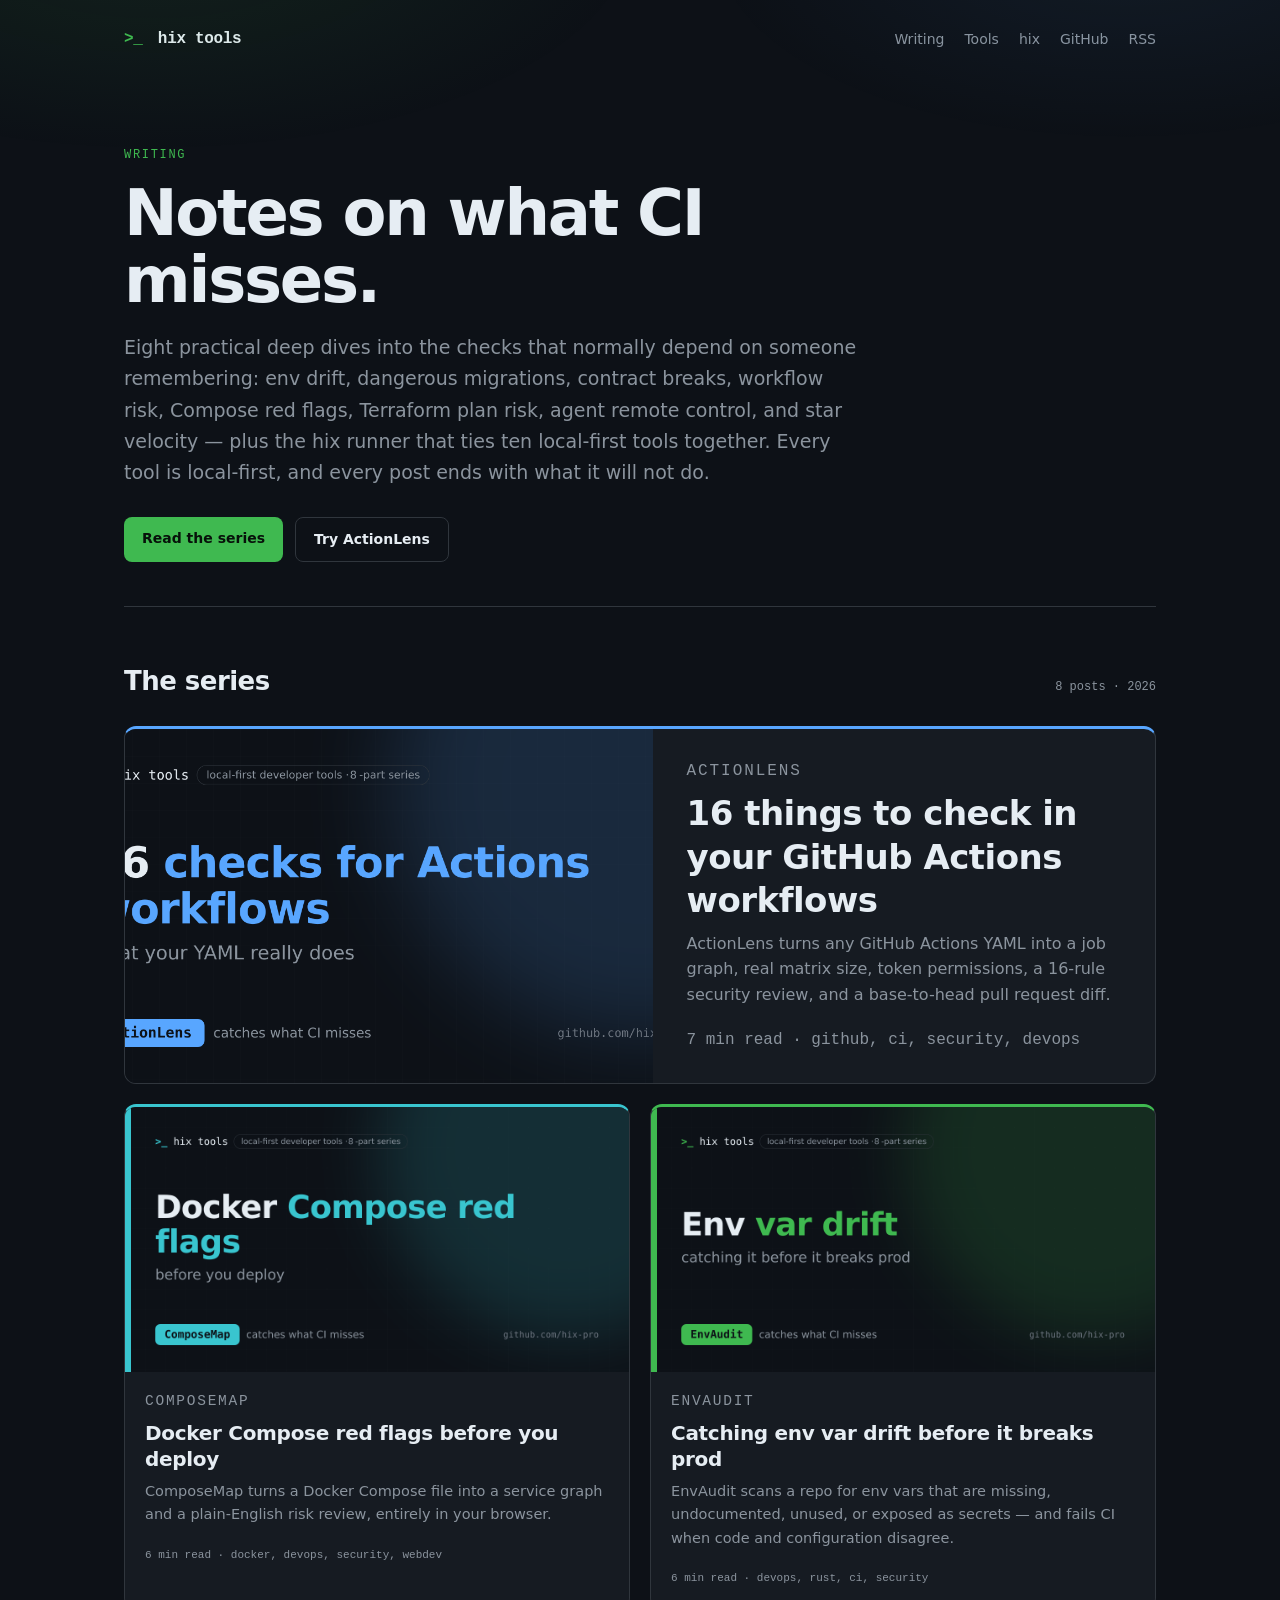
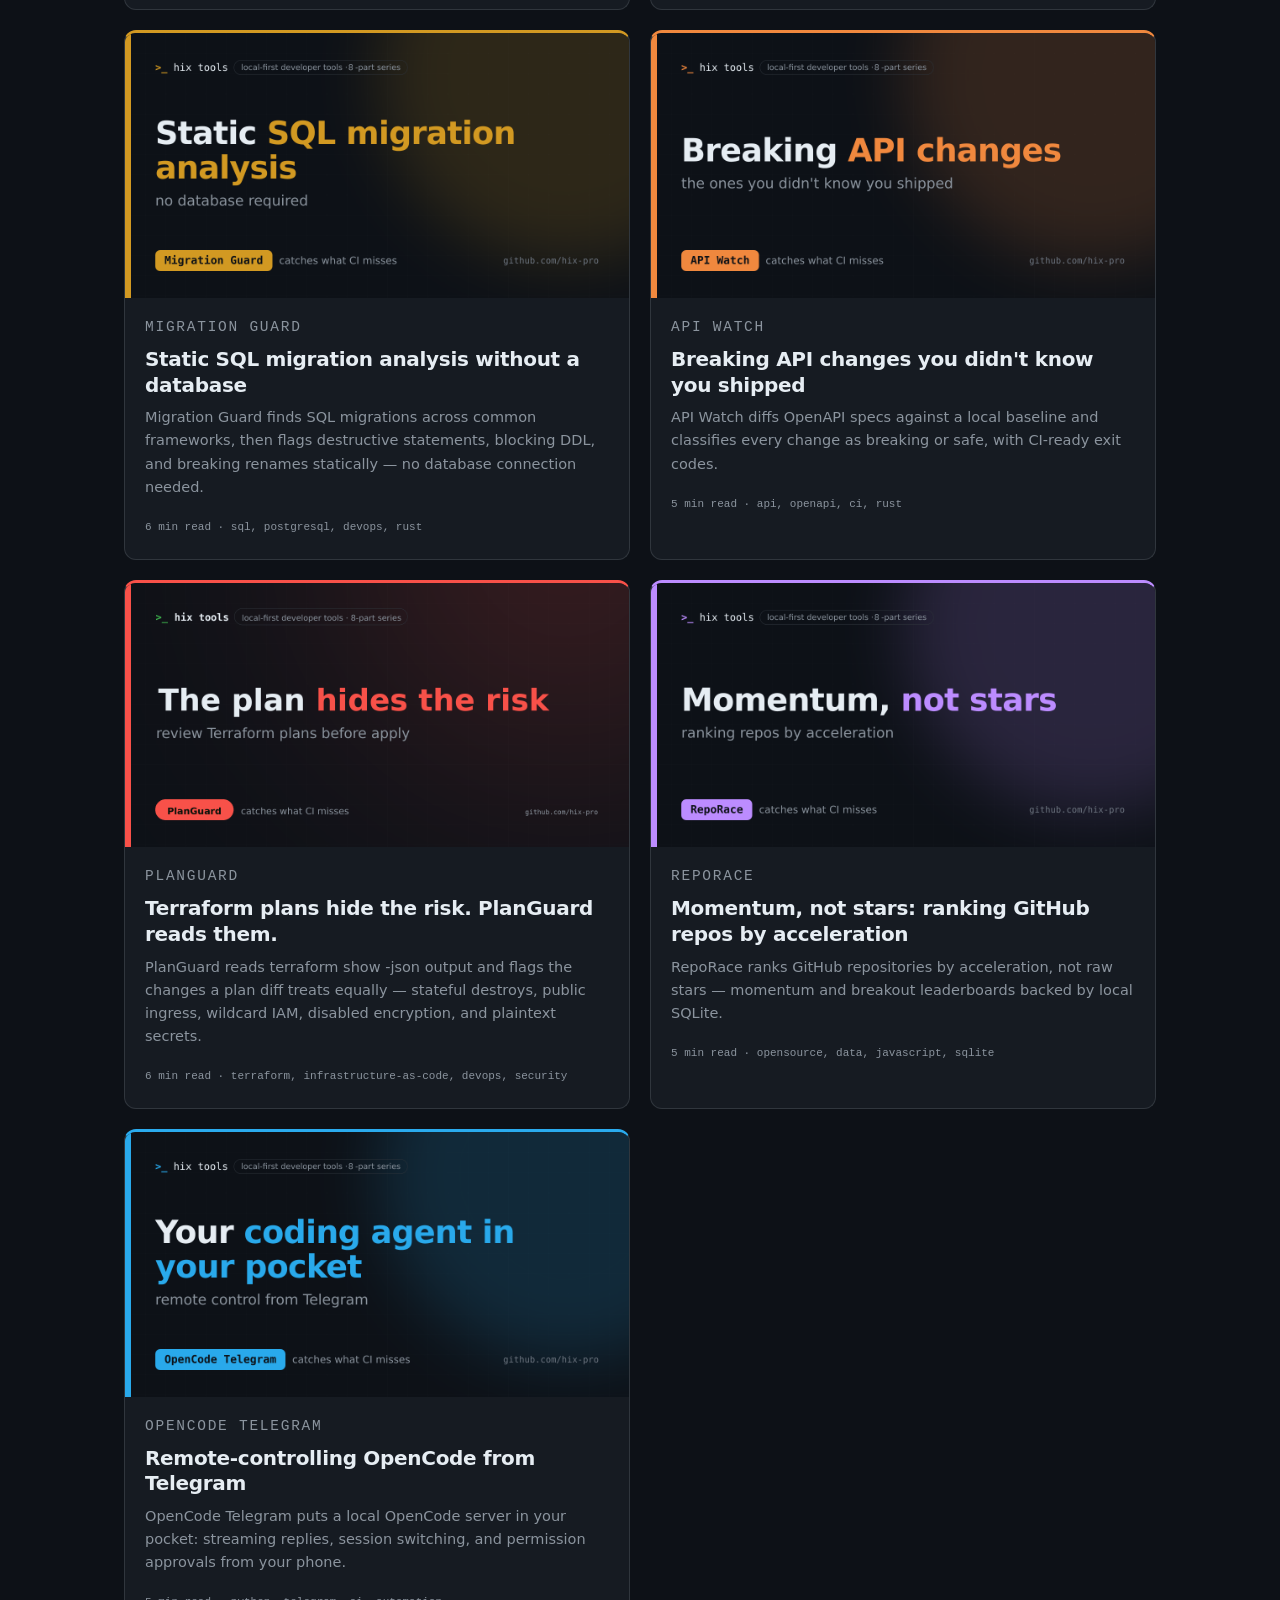
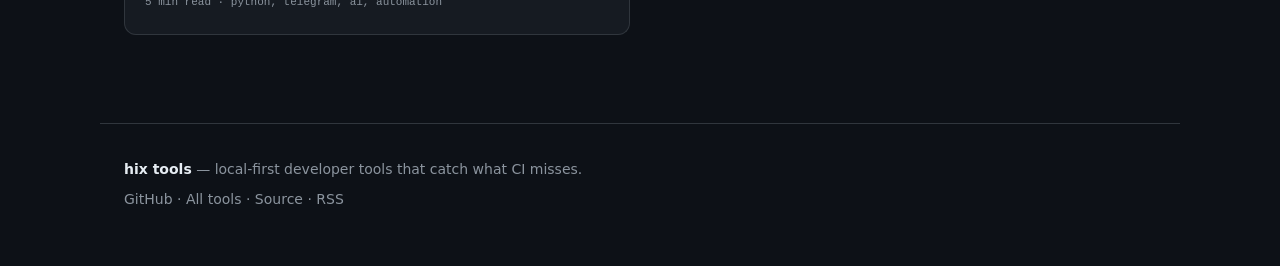
<file: docs/index.html>
<!doctype html>
<html lang="en">
<head>
  <meta charset="utf-8">
  <meta name="viewport" content="width=device-width, initial-scale=1">
  <title>hix tools — writing</title>
  <meta name="description" content="Eight practical deep dives into the checks that normally depend on someone remembering: env drift, dangerous migrations, contract breaks, workflow risk, Compose red flags, Terraform plan risk, agent remote control, and star velocity — plus the hix runner that ties ten local-first tools together.">
  <link rel="canonical" href="https://hix-pro.github.io/blog/">
  <link rel="icon" href="assets/favicon.svg" type="image/svg+xml">
  <link rel="stylesheet" href="assets/style.css">
  <link rel="alternate" type="application/rss+xml" title="hix tools — writing" href="feed.xml">
  <meta property="og:type" content="website">
  <meta property="og:site_name" content="hix tools — writing">
  <meta property="og:title" content="hix tools — writing">
  <meta property="og:description" content="Eight practical deep dives into the checks that normally depend on someone remembering: env drift, dangerous migrations, contract breaks, workflow risk, Compose red flags, Terraform plan risk, agent remote control, and star velocity — plus the hix runner that ties ten local-first tools together.">
  <meta property="og:url" content="https://hix-pro.github.io/blog/">
  <meta property="og:image" content="https://hix-pro.github.io/blog/covers/04-actionlens.png">
  <meta name="twitter:card" content="summary_large_image">
  <meta name="twitter:title" content="hix tools — writing">
  <meta name="twitter:description" content="Eight practical deep dives into the checks that normally depend on someone remembering: env drift, dangerous migrations, contract breaks, workflow risk, Compose red flags, Terraform plan risk, agent remote control, and star velocity — plus the hix runner that ties ten local-first tools together.">
  <meta name="twitter:image" content="https://hix-pro.github.io/blog/covers/04-actionlens.png">
</head>
<body>
  <a class="skip" href="#main">Skip to content</a>
  <header class="site-header">
    <a class="brand" href="index.html"><span class="prompt">&gt;_</span> hix tools</a>
    <nav aria-label="Site">
      <a href="index.html">Writing</a>
      <a href="https://github.com/hix-pro">Tools</a>
      <a href="https://github.com/hix-pro/hix">hix</a>
      <a href="https://github.com/hix-pro/blog">GitHub</a>
      <a href="feed.xml">RSS</a>
    </nav>
  </header>
  <main id="main">
  <section class="hero">
    <p class="eyebrow">Writing</p>
    <h1>Notes on what CI misses.</h1>
    <p class="lede">Eight practical deep dives into the checks that normally depend on someone remembering: env drift, dangerous migrations, contract breaks, workflow risk, Compose red flags, Terraform plan risk, agent remote control, and star velocity — plus the hix runner that ties ten local-first tools together. Every tool is local-first, and every post ends with what it will not do.</p>
    <div class="hero-actions">
      <a class="button" href="#series">Read the series</a>
      <a class="button ghost" href="https://hix-pro.github.io/action-lens/">Try ActionLens</a>
    </div>
  </section>

  <section id="series" aria-labelledby="series-title">
    <div class="section-head">
      <h2 id="series-title">The series</h2>
      <span>8 posts · 2026</span>
    </div>
    <div class="grid">
      <a class="card featured" href="posts/04-action-lens-16-workflow-checks.html" style="--accent: #58a6ff">
  <div class="card-cover"><img src="covers/04-actionlens.png" alt="Cover for 16 things to check in your GitHub Actions workflows" loading="eager" width="2400" height="1260"></div>
  <div class="card-body">
    <p class="card-kicker">ActionLens</p>
    <h3>16 things to check in your GitHub Actions workflows</h3>
    <p>ActionLens turns any GitHub Actions YAML into a job graph, real matrix size, token permissions, a 16-rule security review, and a base-to-head pull request diff.</p>
    <p class="card-meta">7 min read · github, ci, security, devops</p>
  </div>
</a>
      <a class="card" href="posts/05-compose-map-red-flags.html" style="--accent: #39c5cf">
  <div class="card-cover"><img src="covers/05-composemap.png" alt="Cover for Docker Compose red flags before you deploy" loading="lazy" width="2400" height="1260"></div>
  <div class="card-body">
    <p class="card-kicker">ComposeMap</p>
    <h3>Docker Compose red flags before you deploy</h3>
    <p>ComposeMap turns a Docker Compose file into a service graph and a plain-English risk review, entirely in your browser.</p>
    <p class="card-meta">6 min read · docker, devops, security, webdev</p>
  </div>
</a><a class="card" href="posts/01-env-audit-env-var-drift.html" style="--accent: #3fb950">
  <div class="card-cover"><img src="covers/01-envaudit.png" alt="Cover for Catching env var drift before it breaks prod" loading="lazy" width="2400" height="1260"></div>
  <div class="card-body">
    <p class="card-kicker">EnvAudit</p>
    <h3>Catching env var drift before it breaks prod</h3>
    <p>EnvAudit scans a repo for env vars that are missing, undocumented, unused, or exposed as secrets — and fails CI when code and configuration disagree.</p>
    <p class="card-meta">6 min read · devops, rust, ci, security</p>
  </div>
</a><a class="card" href="posts/02-migration-guard-static-sql-analysis.html" style="--accent: #d29922">
  <div class="card-cover"><img src="covers/02-migration-guard.png" alt="Cover for Static SQL migration analysis without a database" loading="lazy" width="2400" height="1260"></div>
  <div class="card-body">
    <p class="card-kicker">Migration Guard</p>
    <h3>Static SQL migration analysis without a database</h3>
    <p>Migration Guard finds SQL migrations across common frameworks, then flags destructive statements, blocking DDL, and breaking renames statically — no database connection needed.</p>
    <p class="card-meta">6 min read · sql, postgresql, devops, rust</p>
  </div>
</a><a class="card" href="posts/03-api-watch-breaking-api-changes.html" style="--accent: #f0883e">
  <div class="card-cover"><img src="covers/03-api-watch.png" alt="Cover for Breaking API changes you didn&#x27;t know you shipped" loading="lazy" width="2400" height="1260"></div>
  <div class="card-body">
    <p class="card-kicker">API Watch</p>
    <h3>Breaking API changes you didn&#x27;t know you shipped</h3>
    <p>API Watch diffs OpenAPI specs against a local baseline and classifies every change as breaking or safe, with CI-ready exit codes.</p>
    <p class="card-meta">5 min read · api, openapi, ci, rust</p>
  </div>
</a><a class="card" href="posts/08-planguard-terraform-plan-review.html" style="--accent: #f85149">
  <div class="card-cover"><img src="covers/08-planguard.png" alt="Cover for Terraform plans hide the risk. PlanGuard reads them." loading="lazy" width="2400" height="1260"></div>
  <div class="card-body">
    <p class="card-kicker">PlanGuard</p>
    <h3>Terraform plans hide the risk. PlanGuard reads them.</h3>
    <p>PlanGuard reads terraform show -json output and flags the changes a plan diff treats equally — stateful destroys, public ingress, wildcard IAM, disabled encryption, and plaintext secrets.</p>
    <p class="card-meta">6 min read · terraform, infrastructure-as-code, devops, security</p>
  </div>
</a><a class="card" href="posts/07-reporace-momentum-not-stars.html" style="--accent: #bc8cff">
  <div class="card-cover"><img src="covers/07-reporace.png" alt="Cover for Momentum, not stars: ranking GitHub repos by acceleration" loading="lazy" width="2400" height="1260"></div>
  <div class="card-body">
    <p class="card-kicker">RepoRace</p>
    <h3>Momentum, not stars: ranking GitHub repos by acceleration</h3>
    <p>RepoRace ranks GitHub repositories by acceleration, not raw stars — momentum and breakout leaderboards backed by local SQLite.</p>
    <p class="card-meta">5 min read · opensource, data, javascript, sqlite</p>
  </div>
</a><a class="card" href="posts/06-opencode-telegram-remote-control.html" style="--accent: #2aabee">
  <div class="card-cover"><img src="covers/06-opencode-telegram.png" alt="Cover for Remote-controlling OpenCode from Telegram" loading="lazy" width="2400" height="1260"></div>
  <div class="card-body">
    <p class="card-kicker">OpenCode Telegram</p>
    <h3>Remote-controlling OpenCode from Telegram</h3>
    <p>OpenCode Telegram puts a local OpenCode server in your pocket: streaming replies, session switching, and permission approvals from your phone.</p>
    <p class="card-meta">5 min read · python, telegram, ai, automation</p>
  </div>
</a>
    </div>
  </section>
</main>

  <footer class="site-footer">
    <p><strong>hix tools</strong> — local-first developer tools that catch what CI misses.</p>
    <p><a href="https://github.com/hix-pro">GitHub</a> · <a href="https://github.com/topics/hix-tools">All tools</a> · <a href="https://github.com/hix-pro/blog">Source</a> · <a href="feed.xml">RSS</a></p>
  </footer>
</body>
</html>
</file>
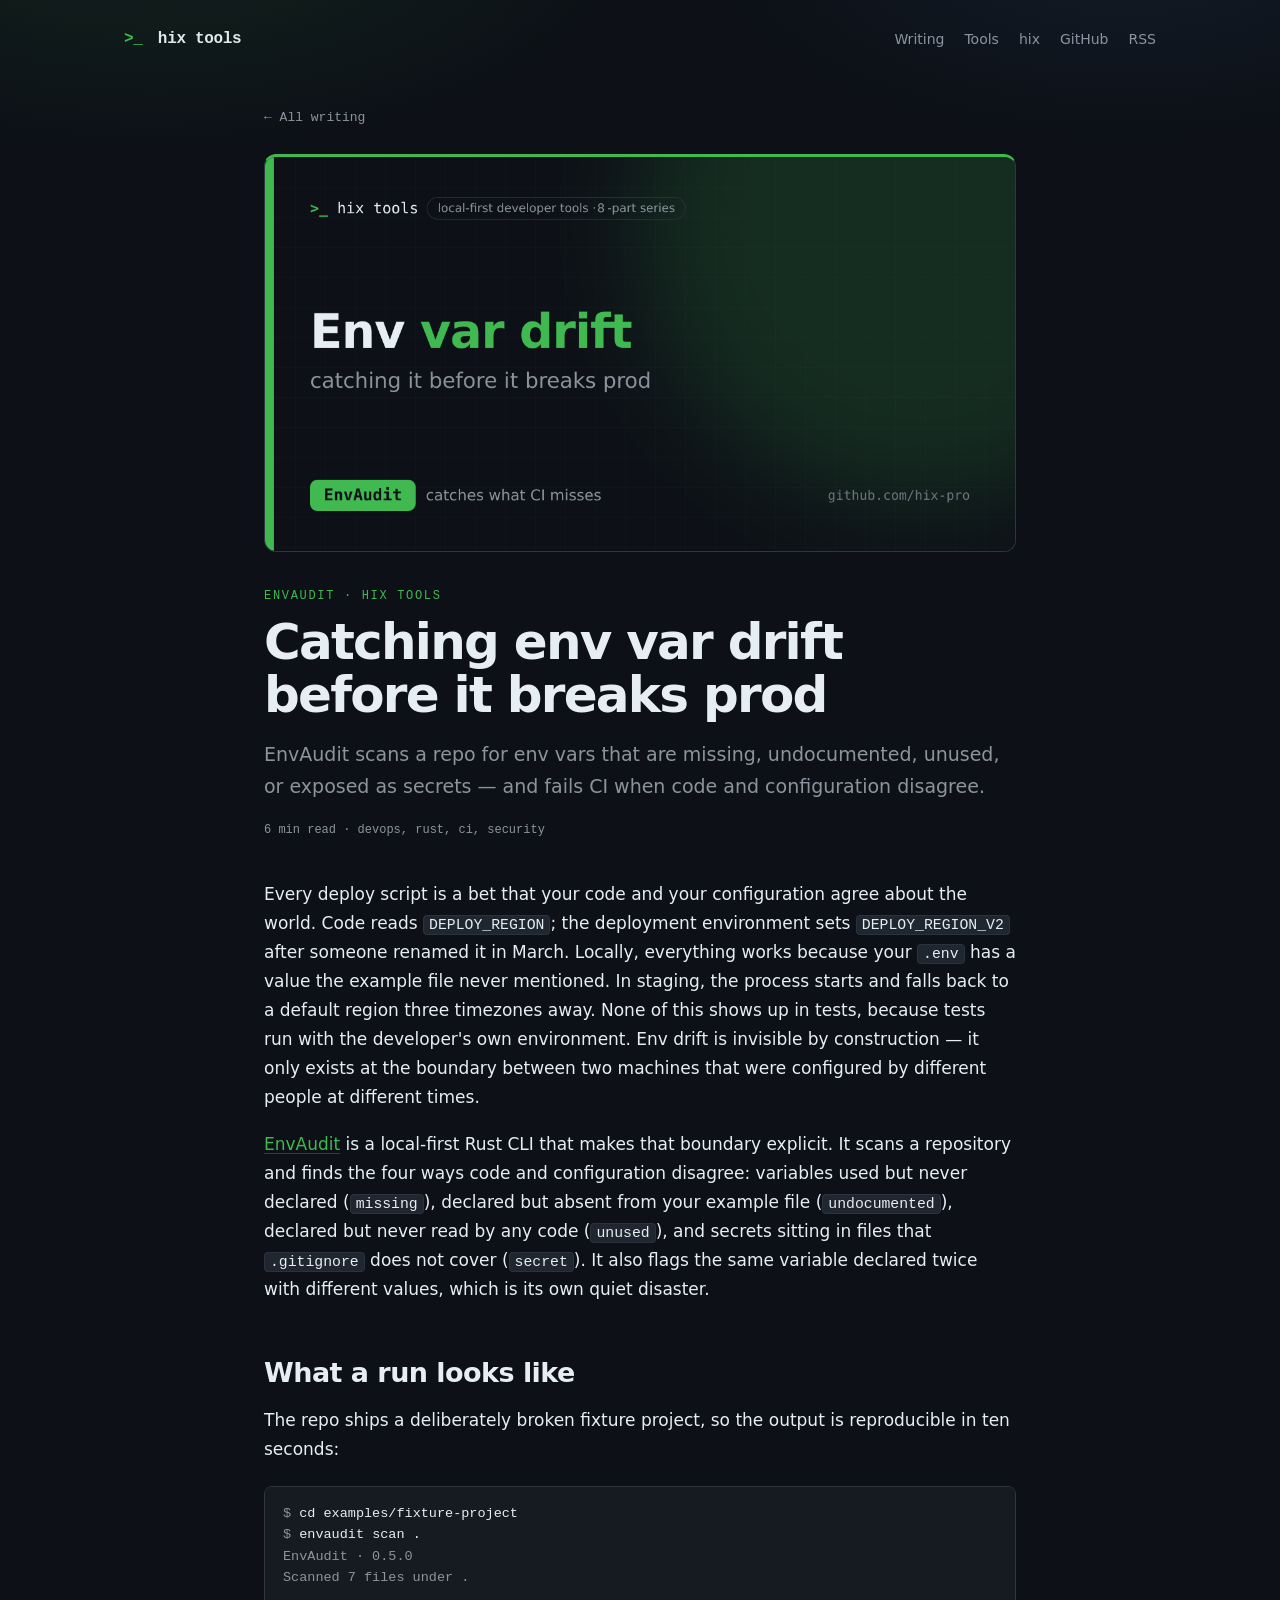
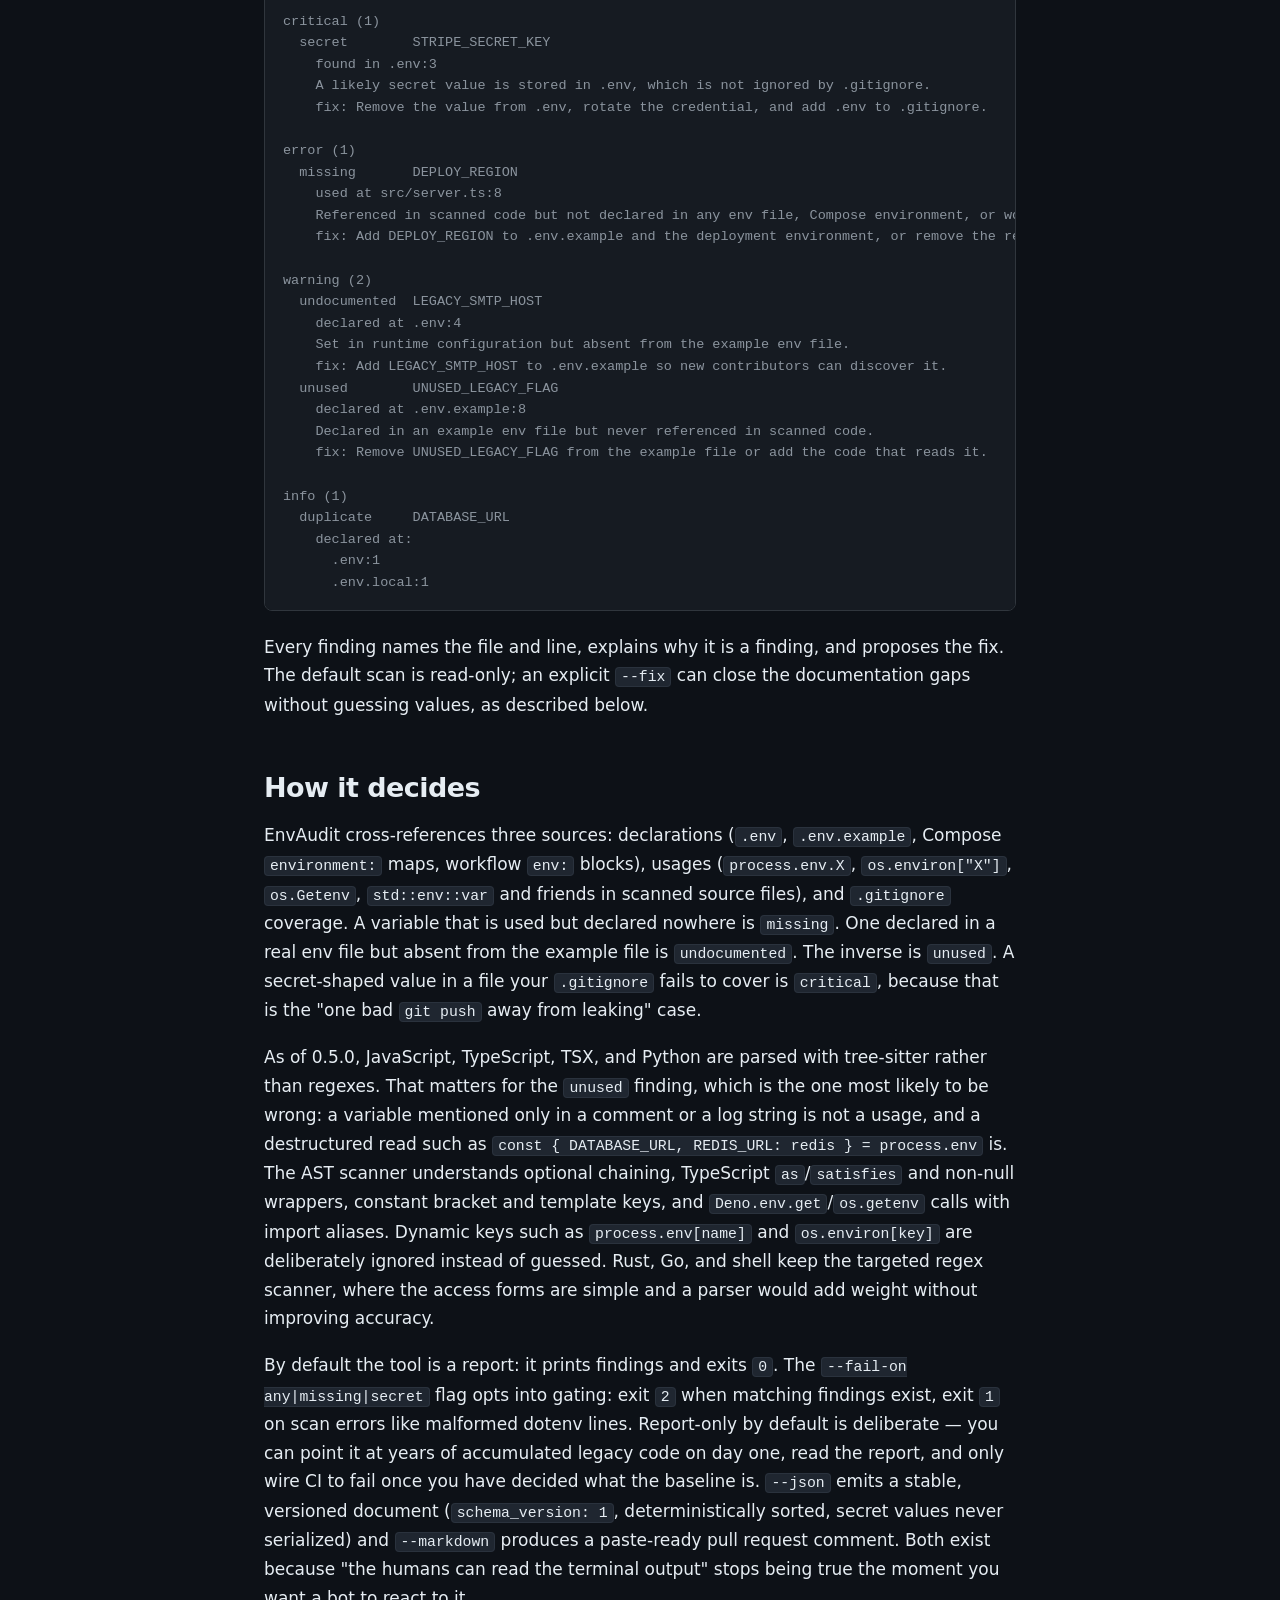
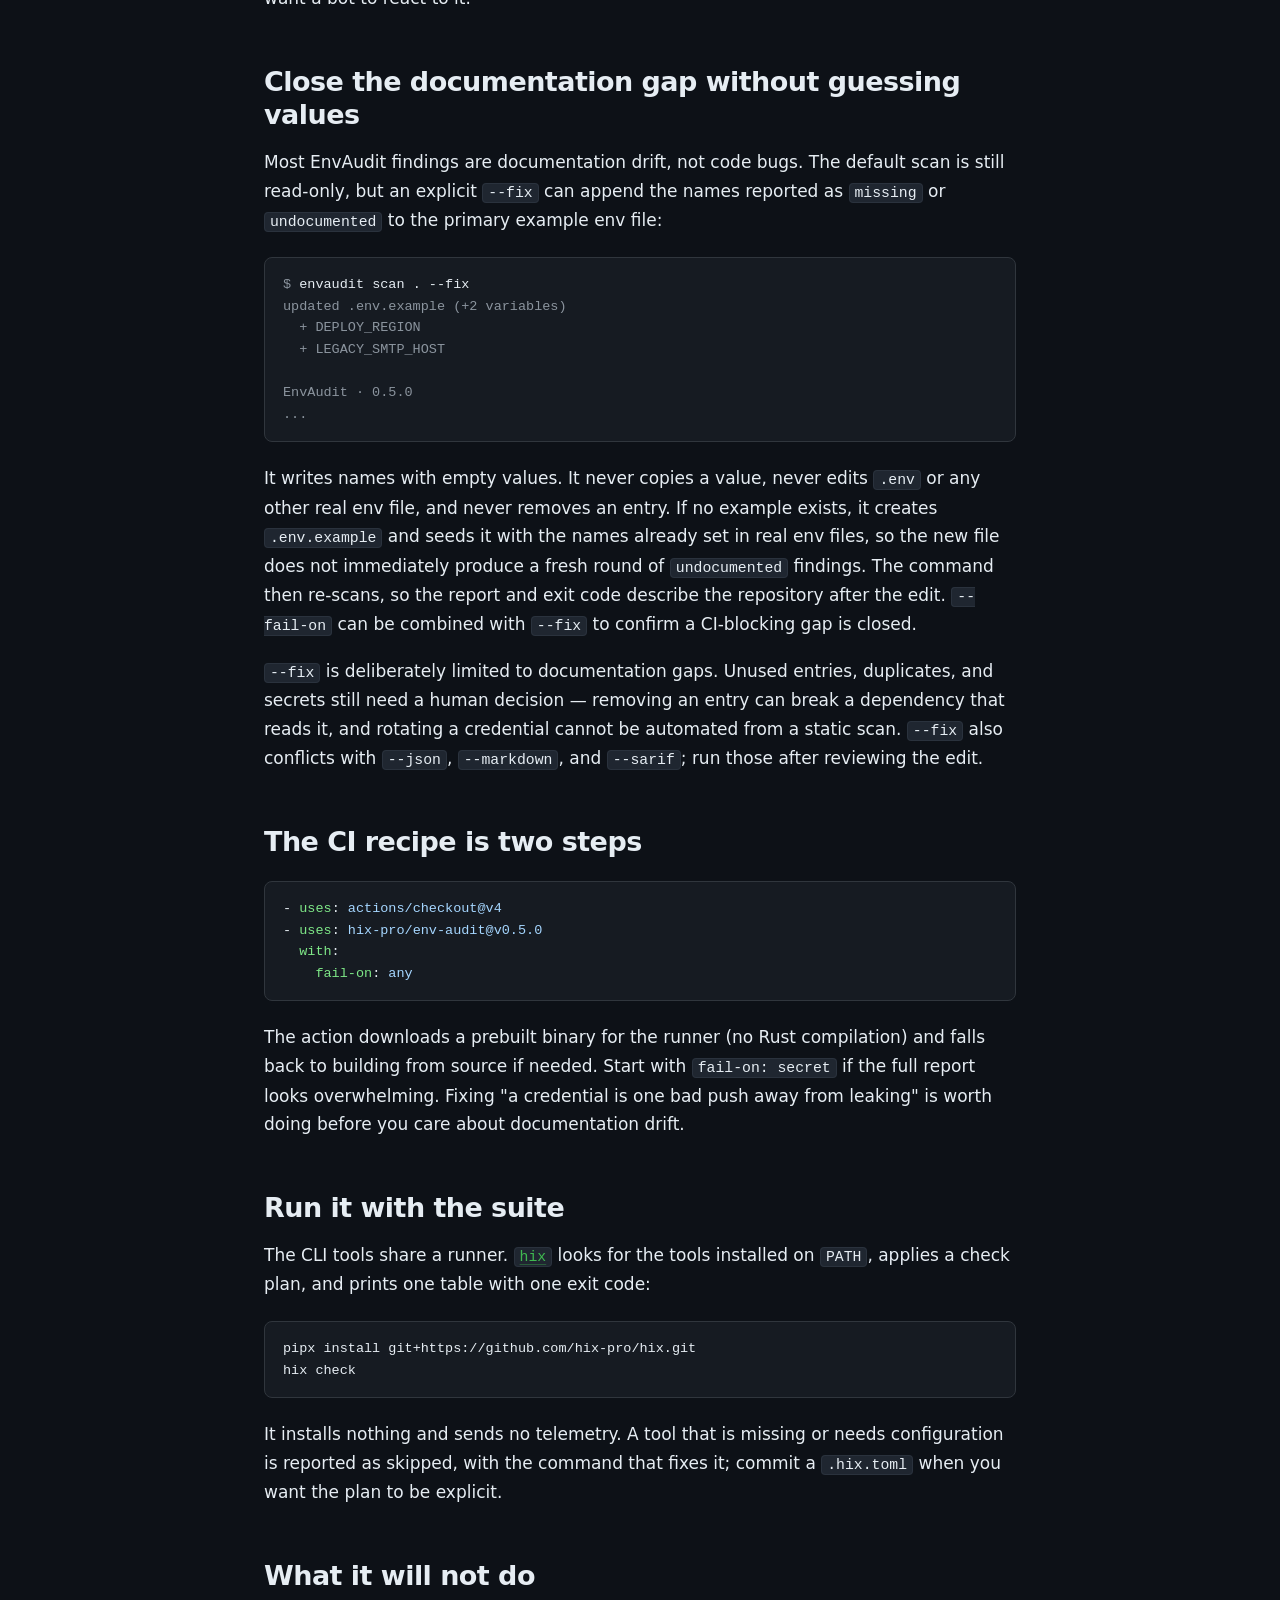
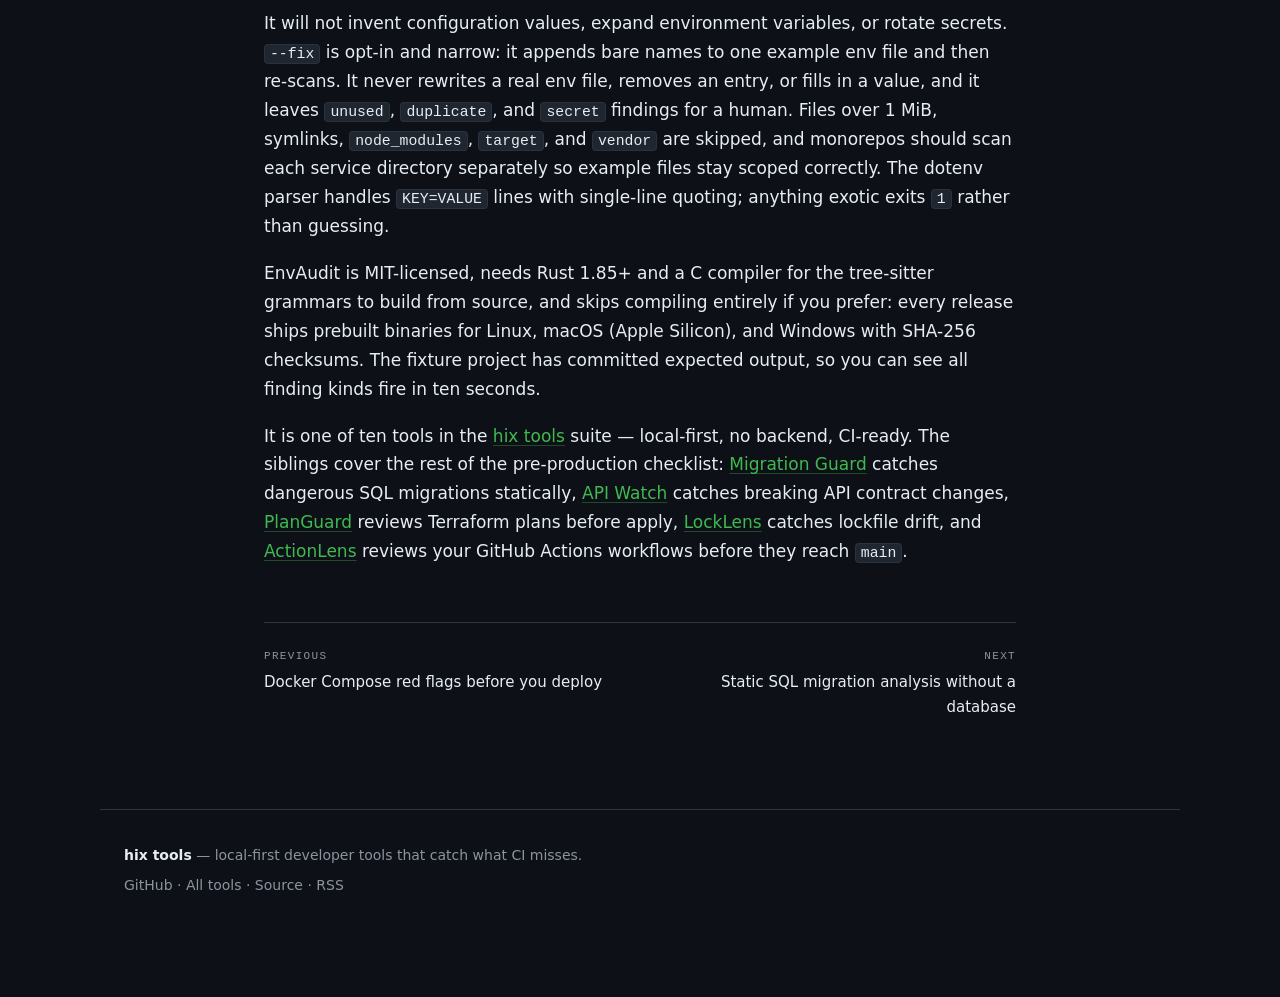
<file: docs/posts/01-env-audit-env-var-drift.html>
<!doctype html>
<html lang="en">
<head>
  <meta charset="utf-8">
  <meta name="viewport" content="width=device-width, initial-scale=1">
  <title>Catching env var drift before it breaks prod — hix tools — writing</title>
  <meta name="description" content="EnvAudit scans a repo for env vars that are missing, undocumented, unused, or exposed as secrets — and fails CI when code and configuration disagree.">
  <link rel="canonical" href="https://hix-pro.github.io/blog/posts/01-env-audit-env-var-drift.html">
  <link rel="icon" href="../assets/favicon.svg" type="image/svg+xml">
  <link rel="stylesheet" href="../assets/style.css">
  <link rel="alternate" type="application/rss+xml" title="hix tools — writing" href="../feed.xml">
  <meta property="og:type" content="article">
  <meta property="og:site_name" content="hix tools — writing">
  <meta property="og:title" content="Catching env var drift before it breaks prod — hix tools — writing">
  <meta property="og:description" content="EnvAudit scans a repo for env vars that are missing, undocumented, unused, or exposed as secrets — and fails CI when code and configuration disagree.">
  <meta property="og:url" content="https://hix-pro.github.io/blog/posts/01-env-audit-env-var-drift.html">
  <meta property="og:image" content="https://hix-pro.github.io/blog/covers/01-envaudit.png">
  <meta name="twitter:card" content="summary_large_image">
  <meta name="twitter:title" content="Catching env var drift before it breaks prod — hix tools — writing">
  <meta name="twitter:description" content="EnvAudit scans a repo for env vars that are missing, undocumented, unused, or exposed as secrets — and fails CI when code and configuration disagree.">
  <meta name="twitter:image" content="https://hix-pro.github.io/blog/covers/01-envaudit.png">
</head>
<body>
  <a class="skip" href="#main">Skip to content</a>
  <header class="site-header">
    <a class="brand" href="../index.html"><span class="prompt">&gt;_</span> hix tools</a>
    <nav aria-label="Site">
      <a href="../index.html">Writing</a>
      <a href="https://github.com/hix-pro">Tools</a>
      <a href="https://github.com/hix-pro/hix">hix</a>
      <a href="https://github.com/hix-pro/blog">GitHub</a>
      <a href="../feed.xml">RSS</a>
    </nav>
  </header>
  <main id="main" class="post">
  <a class="back" href="../index.html">← All writing</a>
  <div class="post-cover" style="--accent: #3fb950">
    <img src="../covers/01-envaudit.png" alt="Cover for Catching env var drift before it breaks prod" width="2400" height="1260">
  </div>
  <header class="post-header">
    <p class="eyebrow">EnvAudit · hix tools</p>
    <h1>Catching env var drift before it breaks prod</h1>
    <p class="lede">EnvAudit scans a repo for env vars that are missing, undocumented, unused, or exposed as secrets — and fails CI when code and configuration disagree.</p>
    <p class="post-meta">6 min read · devops, rust, ci, security</p>
  </header>
  <article class="prose">
    <p>Every deploy script is a bet that your code and your configuration agree about the world. Code reads <code>DEPLOY_REGION</code>; the deployment environment sets <code>DEPLOY_REGION_V2</code> after someone renamed it in March. Locally, everything works because your <code>.env</code> has a value the example file never mentioned. In staging, the process starts and falls back to a default region three timezones away. None of this shows up in tests, because tests run with the developer's own environment. Env drift is invisible by construction — it only exists at the boundary between two machines that were configured by different people at different times.</p>
<p><a href="https://github.com/hix-pro/env-audit">EnvAudit</a> is a local-first Rust CLI that makes that boundary explicit. It scans a repository and finds the four ways code and configuration disagree: variables used but never declared (<code>missing</code>), declared but absent from your example file (<code>undocumented</code>), declared but never read by any code (<code>unused</code>), and secrets sitting in files that <code>.gitignore</code> does not cover (<code>secret</code>). It also flags the same variable declared twice with different values, which is its own quiet disaster.</p>
<h2>What a run looks like</h2>
<p>The repo ships a deliberately broken fixture project, so the output is reproducible in ten seconds:</p>
<div class="highlight"><pre><span></span><code><span class="gp">$ </span><span class="nb">cd</span><span class="w"> </span>examples/fixture-project
<span class="gp">$ </span>envaudit<span class="w"> </span>scan<span class="w"> </span>.
<span class="go">EnvAudit · 0.5.0</span>
<span class="go">Scanned 7 files under .</span>

<span class="go">critical (1)</span>
<span class="go">  secret        STRIPE_SECRET_KEY</span>
<span class="go">    found in .env:3</span>
<span class="go">    A likely secret value is stored in .env, which is not ignored by .gitignore.</span>
<span class="go">    fix: Remove the value from .env, rotate the credential, and add .env to .gitignore.</span>

<span class="go">error (1)</span>
<span class="go">  missing       DEPLOY_REGION</span>
<span class="go">    used at src/server.ts:8</span>
<span class="go">    Referenced in scanned code but not declared in any env file, Compose environment, or workflow env map.</span>
<span class="go">    fix: Add DEPLOY_REGION to .env.example and the deployment environment, or remove the reference.</span>

<span class="go">warning (2)</span>
<span class="go">  undocumented  LEGACY_SMTP_HOST</span>
<span class="go">    declared at .env:4</span>
<span class="go">    Set in runtime configuration but absent from the example env file.</span>
<span class="go">    fix: Add LEGACY_SMTP_HOST to .env.example so new contributors can discover it.</span>
<span class="go">  unused        UNUSED_LEGACY_FLAG</span>
<span class="go">    declared at .env.example:8</span>
<span class="go">    Declared in an example env file but never referenced in scanned code.</span>
<span class="go">    fix: Remove UNUSED_LEGACY_FLAG from the example file or add the code that reads it.</span>

<span class="go">info (1)</span>
<span class="go">  duplicate     DATABASE_URL</span>
<span class="go">    declared at:</span>
<span class="go">      .env:1</span>
<span class="go">      .env.local:1</span>
</code></pre></div>

<p>Every finding names the file and line, explains why it is a finding, and proposes the fix. The default scan is read-only; an explicit <code>--fix</code> can close the documentation gaps without guessing values, as described below.</p>
<h2>How it decides</h2>
<p>EnvAudit cross-references three sources: declarations (<code>.env</code>, <code>.env.example</code>, Compose <code>environment:</code> maps, workflow <code>env:</code> blocks), usages (<code>process.env.X</code>, <code>os.environ["X"]</code>, <code>os.Getenv</code>, <code>std::env::var</code> and friends in scanned source files), and <code>.gitignore</code> coverage. A variable that is used but declared nowhere is <code>missing</code>. One declared in a real env file but absent from the example file is <code>undocumented</code>. The inverse is <code>unused</code>. A secret-shaped value in a file your <code>.gitignore</code> fails to cover is <code>critical</code>, because that is the "one bad <code>git push</code> away from leaking" case.</p>
<p>As of 0.5.0, JavaScript, TypeScript, TSX, and Python are parsed with tree-sitter rather than regexes. That matters for the <code>unused</code> finding, which is the one most likely to be wrong: a variable mentioned only in a comment or a log string is not a usage, and a destructured read such as <code>const { DATABASE_URL, REDIS_URL: redis } = process.env</code> is. The AST scanner understands optional chaining, TypeScript <code>as</code>/<code>satisfies</code> and non-null wrappers, constant bracket and template keys, and <code>Deno.env.get</code>/<code>os.getenv</code> calls with import aliases. Dynamic keys such as <code>process.env[name]</code> and <code>os.environ[key]</code> are deliberately ignored instead of guessed. Rust, Go, and shell keep the targeted regex scanner, where the access forms are simple and a parser would add weight without improving accuracy.</p>
<p>By default the tool is a report: it prints findings and exits <code>0</code>. The <code>--fail-on any|missing|secret</code> flag opts into gating: exit <code>2</code> when matching findings exist, exit <code>1</code> on scan errors like malformed dotenv lines. Report-only by default is deliberate — you can point it at years of accumulated legacy code on day one, read the report, and only wire CI to fail once you have decided what the baseline is. <code>--json</code> emits a stable, versioned document (<code>schema_version: 1</code>, deterministically sorted, secret values never serialized) and <code>--markdown</code> produces a paste-ready pull request comment. Both exist because "the humans can read the terminal output" stops being true the moment you want a bot to react to it.</p>
<h2>Close the documentation gap without guessing values</h2>
<p>Most EnvAudit findings are documentation drift, not code bugs. The default scan is still read-only, but an explicit <code>--fix</code> can append the names reported as <code>missing</code> or <code>undocumented</code> to the primary example env file:</p>
<div class="highlight"><pre><span></span><code><span class="gp">$ </span>envaudit<span class="w"> </span>scan<span class="w"> </span>.<span class="w"> </span>--fix
<span class="go">updated .env.example (+2 variables)</span>
<span class="go">  + DEPLOY_REGION</span>
<span class="go">  + LEGACY_SMTP_HOST</span>

<span class="go">EnvAudit · 0.5.0</span>
<span class="go">...</span>
</code></pre></div>

<p>It writes names with empty values. It never copies a value, never edits <code>.env</code> or any other real env file, and never removes an entry. If no example exists, it creates <code>.env.example</code> and seeds it with the names already set in real env files, so the new file does not immediately produce a fresh round of <code>undocumented</code> findings. The command then re-scans, so the report and exit code describe the repository after the edit. <code>--fail-on</code> can be combined with <code>--fix</code> to confirm a CI-blocking gap is closed.</p>
<p><code>--fix</code> is deliberately limited to documentation gaps. Unused entries, duplicates, and secrets still need a human decision — removing an entry can break a dependency that reads it, and rotating a credential cannot be automated from a static scan. <code>--fix</code> also conflicts with <code>--json</code>, <code>--markdown</code>, and <code>--sarif</code>; run those after reviewing the edit.</p>
<h2>The CI recipe is two steps</h2>
<div class="highlight"><pre><span></span><code><span class="p p-Indicator">-</span><span class="w"> </span><span class="nt">uses</span><span class="p">:</span><span class="w"> </span><span class="l l-Scalar l-Scalar-Plain">actions/checkout@v4</span>
<span class="p p-Indicator">-</span><span class="w"> </span><span class="nt">uses</span><span class="p">:</span><span class="w"> </span><span class="l l-Scalar l-Scalar-Plain">hix-pro/env-audit@v0.5.0</span>
<span class="w">  </span><span class="nt">with</span><span class="p">:</span>
<span class="w">    </span><span class="nt">fail-on</span><span class="p">:</span><span class="w"> </span><span class="l l-Scalar l-Scalar-Plain">any</span>
</code></pre></div>

<p>The action downloads a prebuilt binary for the runner (no Rust compilation) and falls back to building from source if needed. Start with <code>fail-on: secret</code> if the full report looks overwhelming. Fixing "a credential is one bad push away from leaking" is worth doing before you care about documentation drift.</p>
<h2>Run it with the suite</h2>
<p>The CLI tools share a runner. <a href="https://github.com/hix-pro/hix"><code>hix</code></a> looks for the tools installed on <code>PATH</code>, applies a check plan, and prints one table with one exit code:</p>
<div class="highlight"><pre><span></span><code>pipx<span class="w"> </span>install<span class="w"> </span>git+https://github.com/hix-pro/hix.git
hix<span class="w"> </span>check
</code></pre></div>

<p>It installs nothing and sends no telemetry. A tool that is missing or needs configuration is reported as skipped, with the command that fixes it; commit a <code>.hix.toml</code> when you want the plan to be explicit.</p>
<h2>What it will not do</h2>
<p>It will not invent configuration values, expand environment variables, or rotate secrets. <code>--fix</code> is opt-in and narrow: it appends bare names to one example env file and then re-scans. It never rewrites a real env file, removes an entry, or fills in a value, and it leaves <code>unused</code>, <code>duplicate</code>, and <code>secret</code> findings for a human. Files over 1 MiB, symlinks, <code>node_modules</code>, <code>target</code>, and <code>vendor</code> are skipped, and monorepos should scan each service directory separately so example files stay scoped correctly. The dotenv parser handles <code>KEY=VALUE</code> lines with single-line quoting; anything exotic exits <code>1</code> rather than guessing.</p>
<p>EnvAudit is MIT-licensed, needs Rust 1.85+ and a C compiler for the tree-sitter grammars to build from source, and skips compiling entirely if you prefer: every release ships prebuilt binaries for Linux, macOS (Apple Silicon), and Windows with SHA-256 checksums. The fixture project has committed expected output, so you can see all finding kinds fire in ten seconds.</p>
<p>It is one of ten tools in the <a href="https://github.com/hix-pro#readme">hix tools</a> suite — local-first, no backend, CI-ready. The siblings cover the rest of the pre-production checklist: <a href="https://github.com/hix-pro/migration-guard">Migration Guard</a> catches dangerous SQL migrations statically, <a href="https://github.com/hix-pro/api-watch">API Watch</a> catches breaking API contract changes, <a href="https://github.com/hix-pro/planguard">PlanGuard</a> reviews Terraform plans before apply, <a href="https://github.com/hix-pro/locklens">LockLens</a> catches lockfile drift, and <a href="https://github.com/hix-pro/action-lens">ActionLens</a> reviews your GitHub Actions workflows before they reach <code>main</code>.</p>
  </article>
  <nav class="post-nav" aria-label="Posts"><a href="05-compose-map-red-flags.html"><span class="label">Previous</span>Docker Compose red flags before you deploy</a><a class="next" href="02-migration-guard-static-sql-analysis.html"><span class="label">Next</span>Static SQL migration analysis without a database</a></nav>
</main>

  <footer class="site-footer">
    <p><strong>hix tools</strong> — local-first developer tools that catch what CI misses.</p>
    <p><a href="https://github.com/hix-pro">GitHub</a> · <a href="https://github.com/topics/hix-tools">All tools</a> · <a href="https://github.com/hix-pro/blog">Source</a> · <a href="../feed.xml">RSS</a></p>
  </footer>
</body>
</html>
</file>
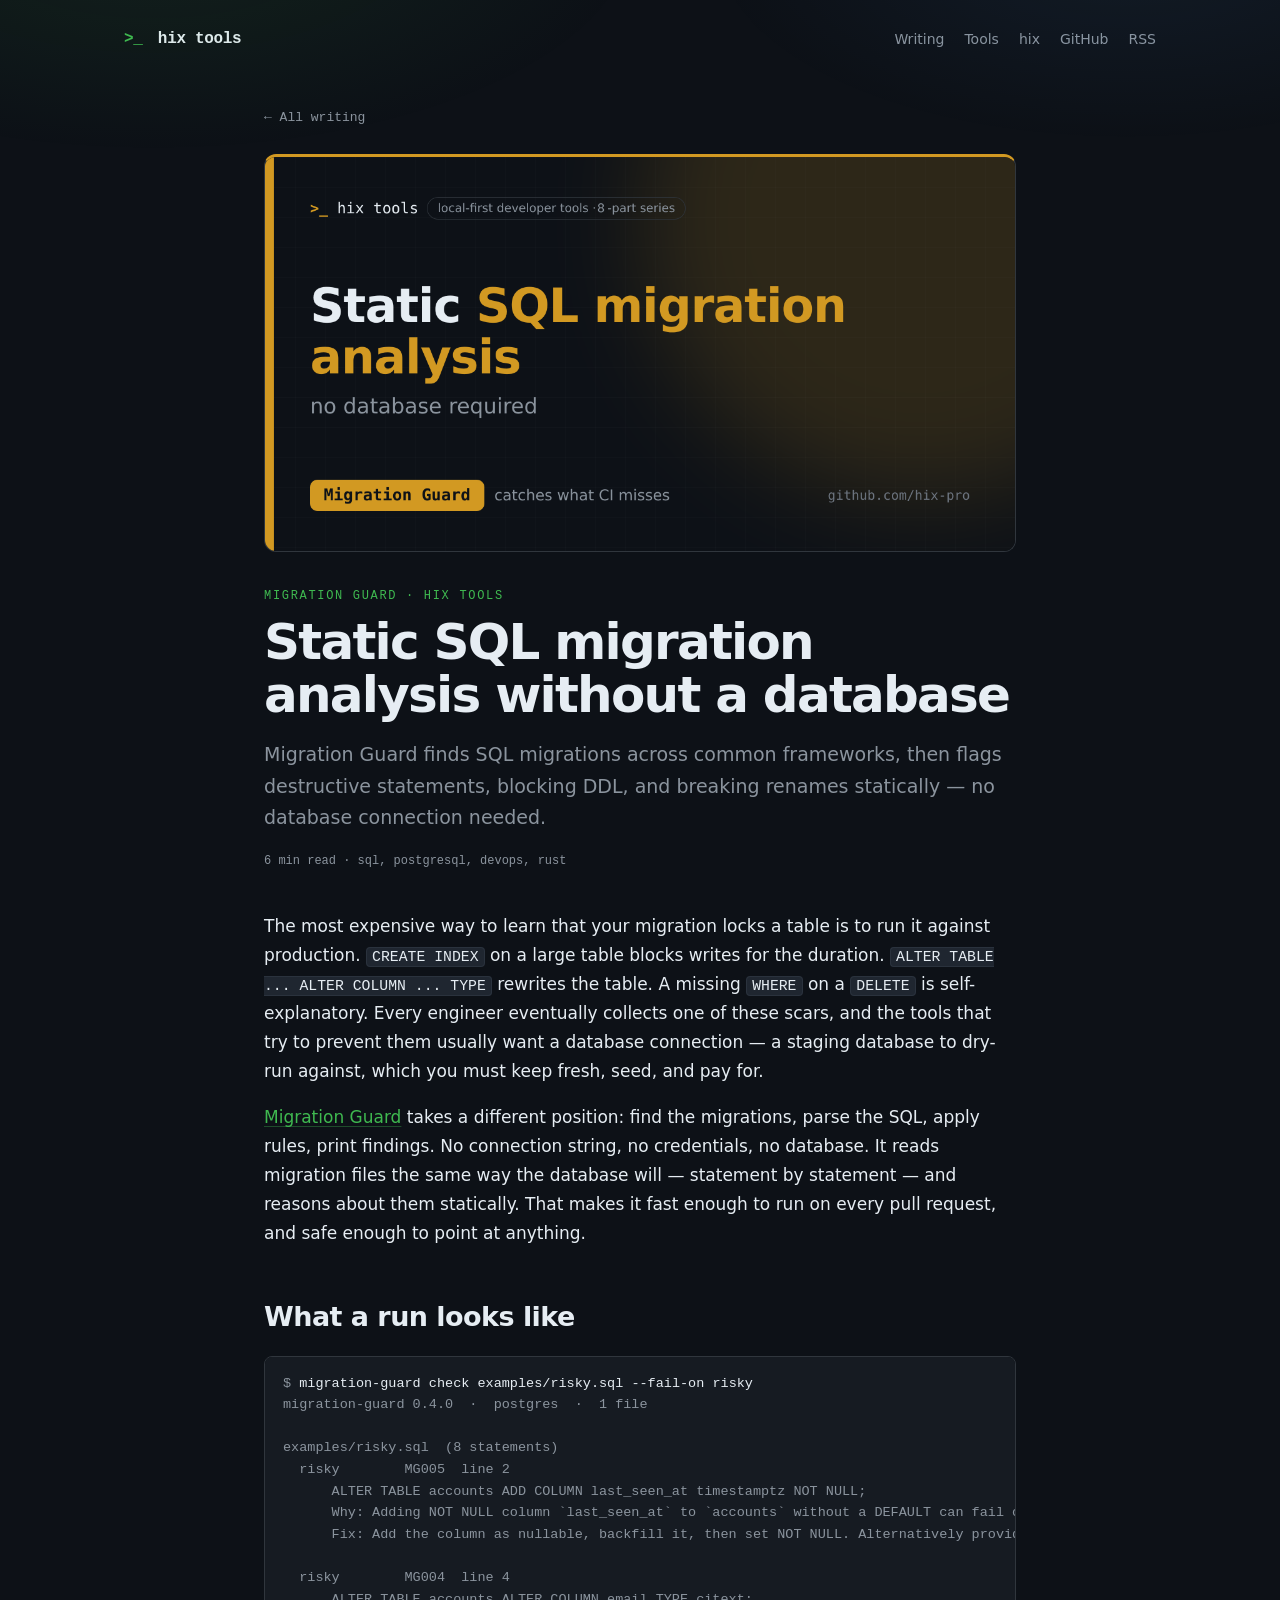
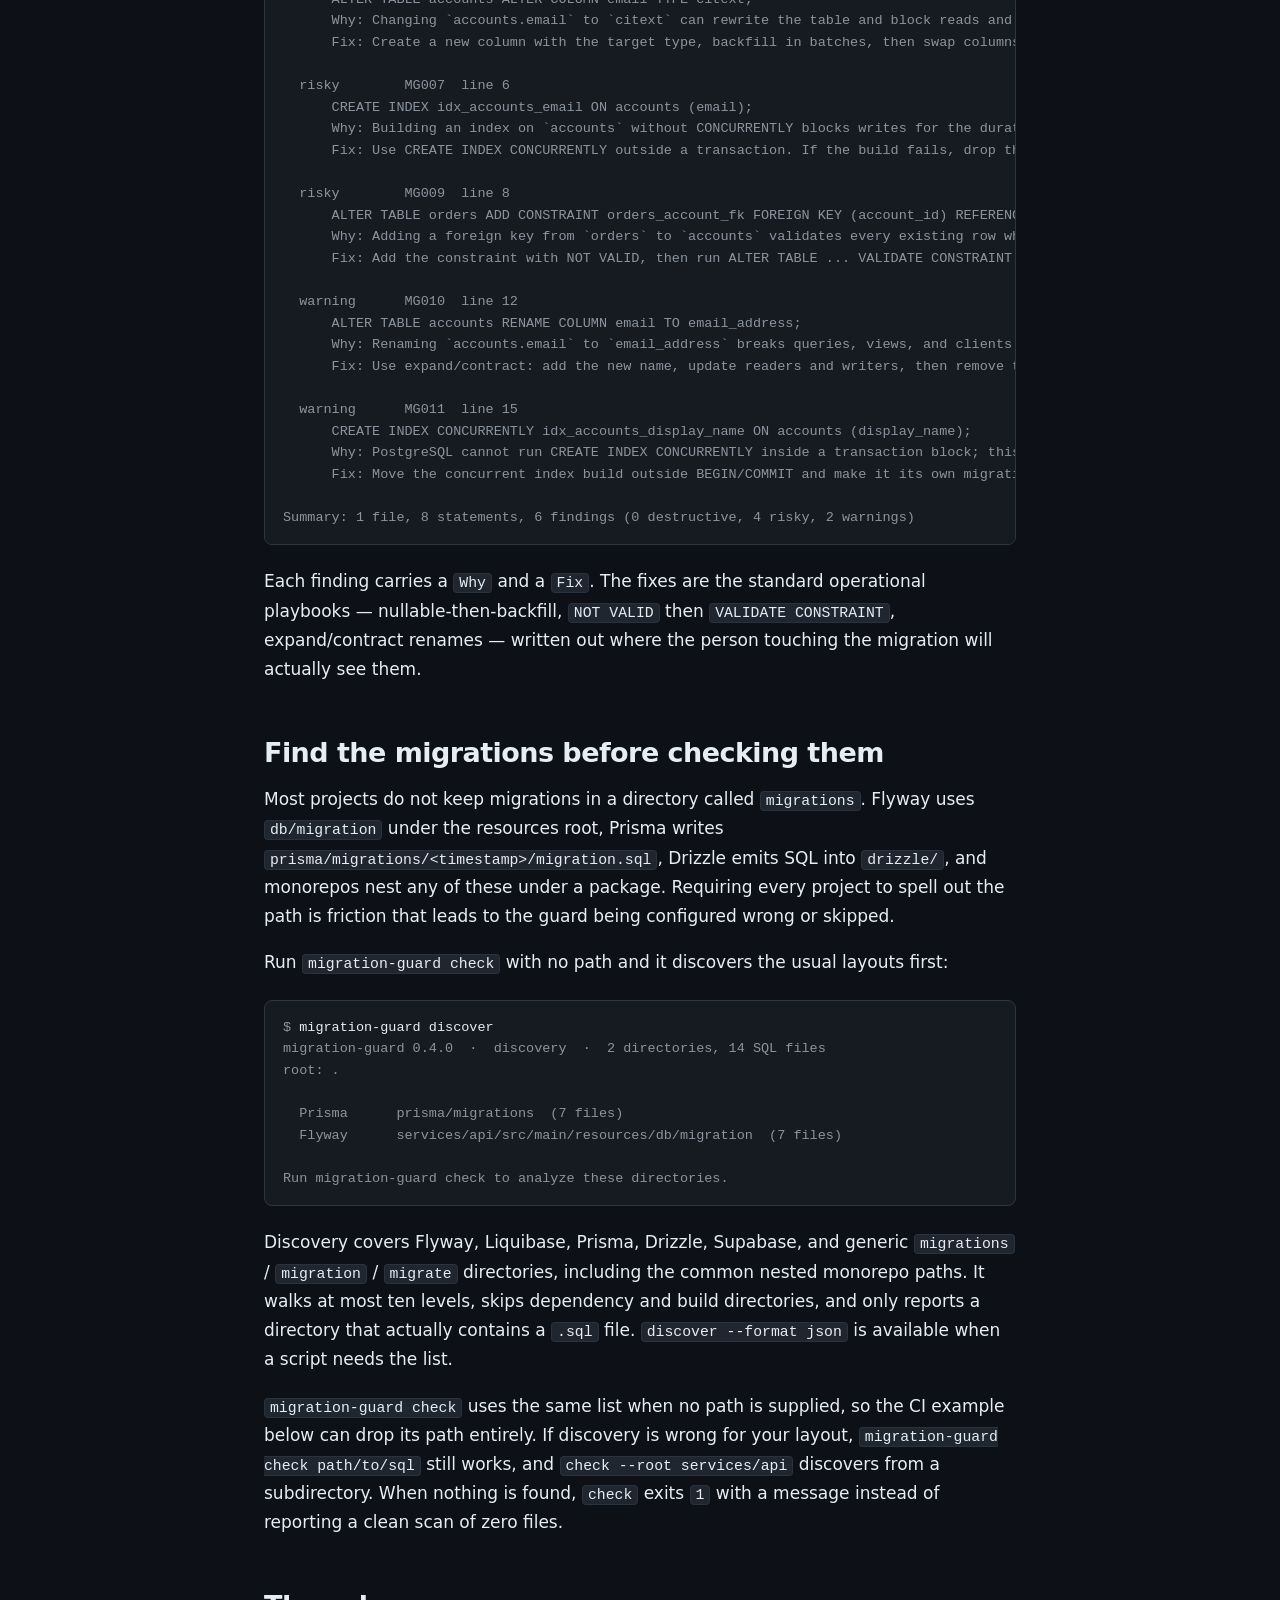
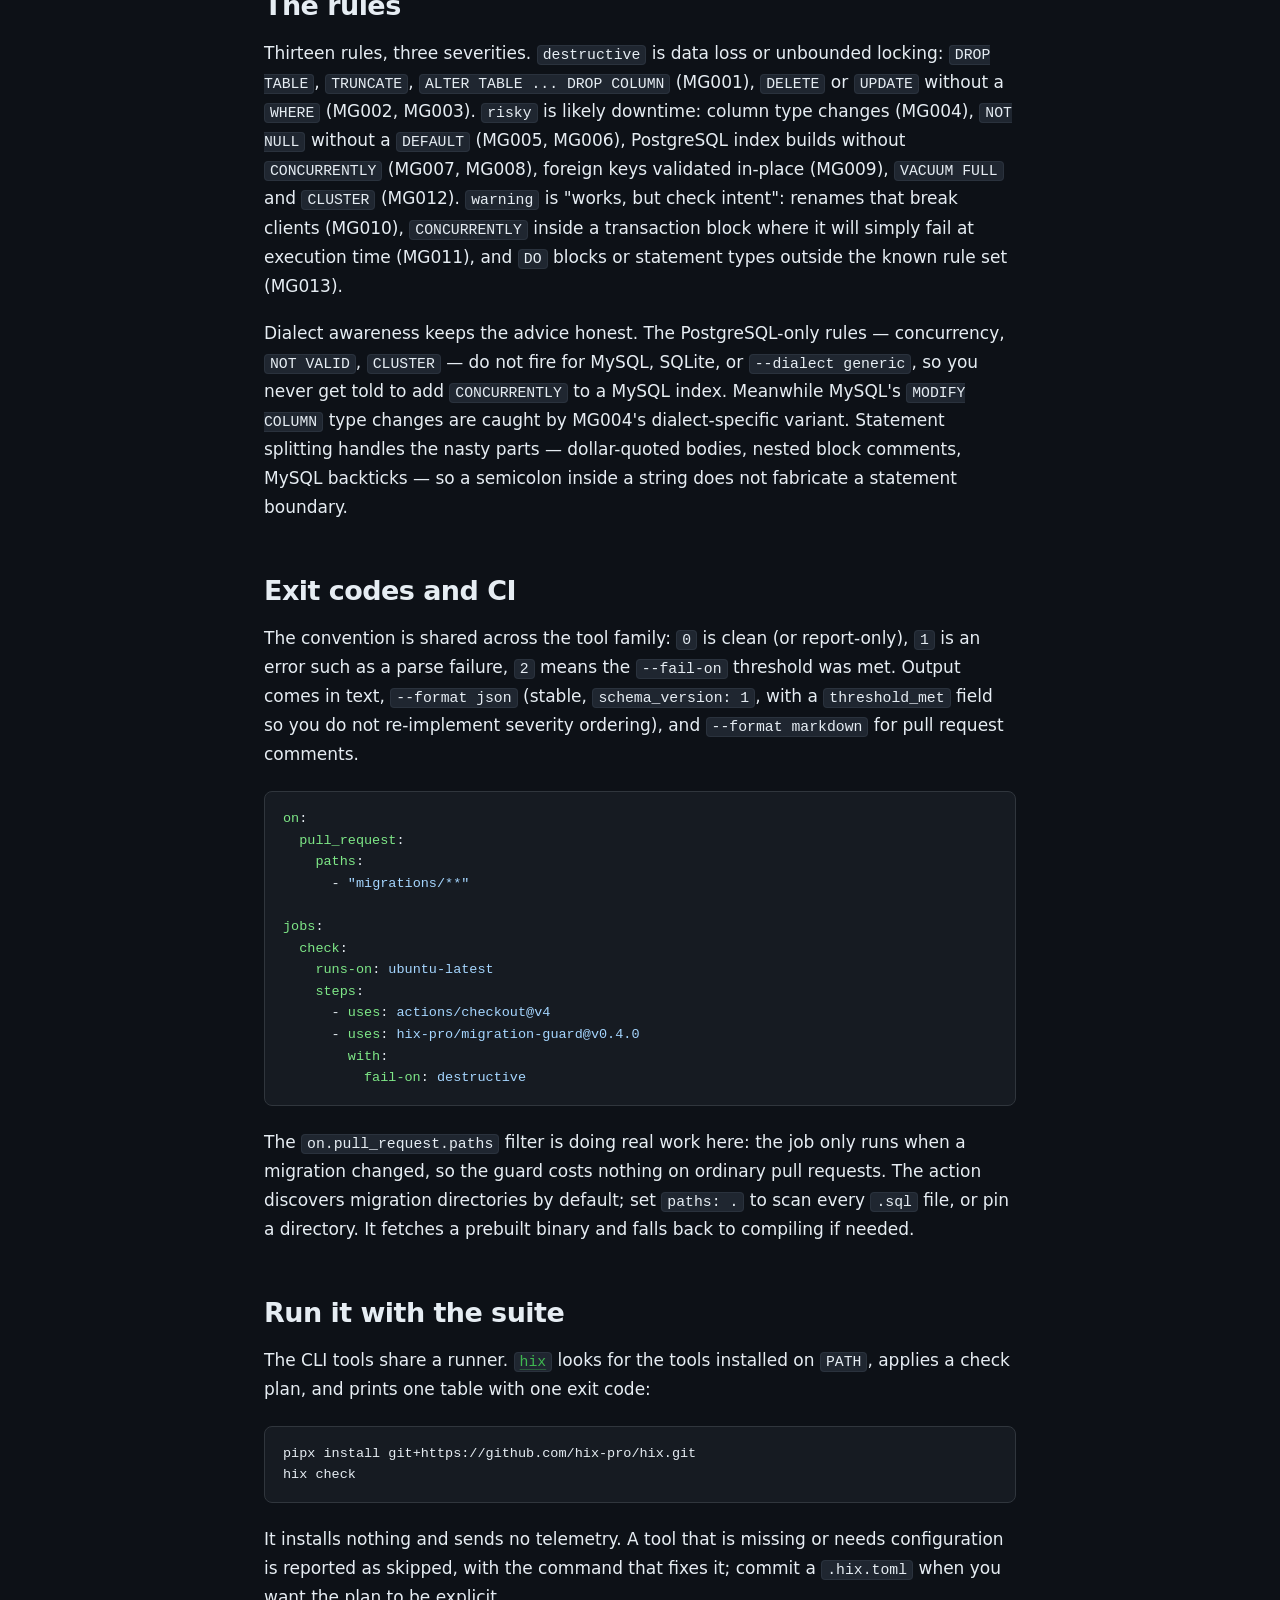
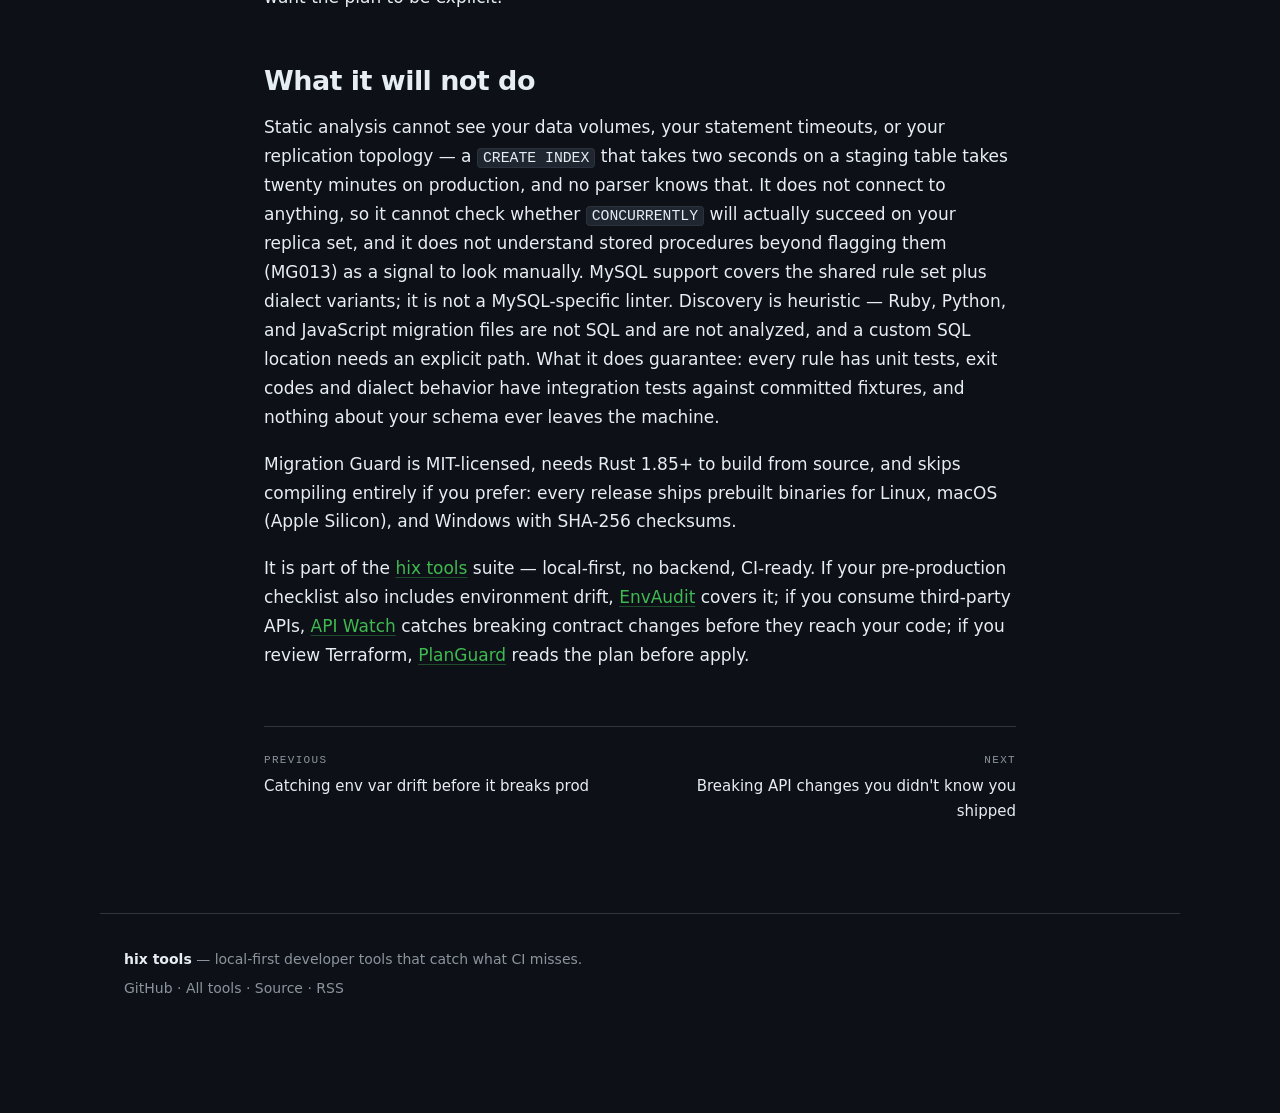
<file: docs/posts/02-migration-guard-static-sql-analysis.html>
<!doctype html>
<html lang="en">
<head>
  <meta charset="utf-8">
  <meta name="viewport" content="width=device-width, initial-scale=1">
  <title>Static SQL migration analysis without a database — hix tools — writing</title>
  <meta name="description" content="Migration Guard finds SQL migrations across common frameworks, then flags destructive statements, blocking DDL, and breaking renames statically — no database connection needed.">
  <link rel="canonical" href="https://hix-pro.github.io/blog/posts/02-migration-guard-static-sql-analysis.html">
  <link rel="icon" href="../assets/favicon.svg" type="image/svg+xml">
  <link rel="stylesheet" href="../assets/style.css">
  <link rel="alternate" type="application/rss+xml" title="hix tools — writing" href="../feed.xml">
  <meta property="og:type" content="article">
  <meta property="og:site_name" content="hix tools — writing">
  <meta property="og:title" content="Static SQL migration analysis without a database — hix tools — writing">
  <meta property="og:description" content="Migration Guard finds SQL migrations across common frameworks, then flags destructive statements, blocking DDL, and breaking renames statically — no database connection needed.">
  <meta property="og:url" content="https://hix-pro.github.io/blog/posts/02-migration-guard-static-sql-analysis.html">
  <meta property="og:image" content="https://hix-pro.github.io/blog/covers/02-migration-guard.png">
  <meta name="twitter:card" content="summary_large_image">
  <meta name="twitter:title" content="Static SQL migration analysis without a database — hix tools — writing">
  <meta name="twitter:description" content="Migration Guard finds SQL migrations across common frameworks, then flags destructive statements, blocking DDL, and breaking renames statically — no database connection needed.">
  <meta name="twitter:image" content="https://hix-pro.github.io/blog/covers/02-migration-guard.png">
</head>
<body>
  <a class="skip" href="#main">Skip to content</a>
  <header class="site-header">
    <a class="brand" href="../index.html"><span class="prompt">&gt;_</span> hix tools</a>
    <nav aria-label="Site">
      <a href="../index.html">Writing</a>
      <a href="https://github.com/hix-pro">Tools</a>
      <a href="https://github.com/hix-pro/hix">hix</a>
      <a href="https://github.com/hix-pro/blog">GitHub</a>
      <a href="../feed.xml">RSS</a>
    </nav>
  </header>
  <main id="main" class="post">
  <a class="back" href="../index.html">← All writing</a>
  <div class="post-cover" style="--accent: #d29922">
    <img src="../covers/02-migration-guard.png" alt="Cover for Static SQL migration analysis without a database" width="2400" height="1260">
  </div>
  <header class="post-header">
    <p class="eyebrow">Migration Guard · hix tools</p>
    <h1>Static SQL migration analysis without a database</h1>
    <p class="lede">Migration Guard finds SQL migrations across common frameworks, then flags destructive statements, blocking DDL, and breaking renames statically — no database connection needed.</p>
    <p class="post-meta">6 min read · sql, postgresql, devops, rust</p>
  </header>
  <article class="prose">
    <p>The most expensive way to learn that your migration locks a table is to run it against production. <code>CREATE INDEX</code> on a large table blocks writes for the duration. <code>ALTER TABLE ... ALTER COLUMN ... TYPE</code> rewrites the table. A missing <code>WHERE</code> on a <code>DELETE</code> is self-explanatory. Every engineer eventually collects one of these scars, and the tools that try to prevent them usually want a database connection — a staging database to dry-run against, which you must keep fresh, seed, and pay for.</p>
<p><a href="https://github.com/hix-pro/migration-guard">Migration Guard</a> takes a different position: find the migrations, parse the SQL, apply rules, print findings. No connection string, no credentials, no database. It reads migration files the same way the database will — statement by statement — and reasons about them statically. That makes it fast enough to run on every pull request, and safe enough to point at anything.</p>
<h2>What a run looks like</h2>
<div class="highlight"><pre><span></span><code><span class="gp">$ </span>migration-guard<span class="w"> </span>check<span class="w"> </span>examples/risky.sql<span class="w"> </span>--fail-on<span class="w"> </span>risky
<span class="go">migration-guard 0.4.0  ·  postgres  ·  1 file</span>

<span class="go">examples/risky.sql  (8 statements)</span>
<span class="go">  risky        MG005  line 2</span>
<span class="go">      ALTER TABLE accounts ADD COLUMN last_seen_at timestamptz NOT NULL;</span>
<span class="go">      Why: Adding NOT NULL column `last_seen_at` to `accounts` without a DEFAULT can fail on existing rows or force a table rewrite.</span>
<span class="go">      Fix: Add the column as nullable, backfill it, then set NOT NULL. Alternatively provide a DEFAULT if one is appropriate.</span>

<span class="go">  risky        MG004  line 4</span>
<span class="go">      ALTER TABLE accounts ALTER COLUMN email TYPE citext;</span>
<span class="go">      Why: Changing `accounts.email` to `citext` can rewrite the table and block reads and writes while it runs.</span>
<span class="go">      Fix: Create a new column with the target type, backfill in batches, then swap columns under a short lock, or use a maintenance window.</span>

<span class="go">  risky        MG007  line 6</span>
<span class="go">      CREATE INDEX idx_accounts_email ON accounts (email);</span>
<span class="go">      Why: Building an index on `accounts` without CONCURRENTLY blocks writes for the duration of the build.</span>
<span class="go">      Fix: Use CREATE INDEX CONCURRENTLY outside a transaction. If the build fails, drop the invalid index before retrying.</span>

<span class="go">  risky        MG009  line 8</span>
<span class="go">      ALTER TABLE orders ADD CONSTRAINT orders_account_fk FOREIGN KEY (account_id) REFERENCES accounts (id);</span>
<span class="go">      Why: Adding a foreign key from `orders` to `accounts` validates every existing row while holding locks.</span>
<span class="go">      Fix: Add the constraint with NOT VALID, then run ALTER TABLE ... VALIDATE CONSTRAINT as a separate step.</span>

<span class="go">  warning      MG010  line 12</span>
<span class="go">      ALTER TABLE accounts RENAME COLUMN email TO email_address;</span>
<span class="go">      Why: Renaming `accounts.email` to `email_address` breaks queries, views, and clients that still use the old name.</span>
<span class="go">      Fix: Use expand/contract: add the new name, update readers and writers, then remove the old name in a later release.</span>

<span class="go">  warning      MG011  line 15</span>
<span class="go">      CREATE INDEX CONCURRENTLY idx_accounts_display_name ON accounts (display_name);</span>
<span class="go">      Why: PostgreSQL cannot run CREATE INDEX CONCURRENTLY inside a transaction block; this statement will fail at execution time.</span>
<span class="go">      Fix: Move the concurrent index build outside BEGIN/COMMIT and make it its own migration step.</span>

<span class="go">Summary: 1 file, 8 statements, 6 findings (0 destructive, 4 risky, 2 warnings)</span>
</code></pre></div>

<p>Each finding carries a <code>Why</code> and a <code>Fix</code>. The fixes are the standard operational playbooks — nullable-then-backfill, <code>NOT VALID</code> then <code>VALIDATE CONSTRAINT</code>, expand/contract renames — written out where the person touching the migration will actually see them.</p>
<h2>Find the migrations before checking them</h2>
<p>Most projects do not keep migrations in a directory called <code>migrations</code>. Flyway uses <code>db/migration</code> under the resources root, Prisma writes <code>prisma/migrations/&lt;timestamp&gt;/migration.sql</code>, Drizzle emits SQL into <code>drizzle/</code>, and monorepos nest any of these under a package. Requiring every project to spell out the path is friction that leads to the guard being configured wrong or skipped.</p>
<p>Run <code>migration-guard check</code> with no path and it discovers the usual layouts first:</p>
<div class="highlight"><pre><span></span><code><span class="gp">$ </span>migration-guard<span class="w"> </span>discover
<span class="go">migration-guard 0.4.0  ·  discovery  ·  2 directories, 14 SQL files</span>
<span class="go">root: .</span>

<span class="go">  Prisma      prisma/migrations  (7 files)</span>
<span class="go">  Flyway      services/api/src/main/resources/db/migration  (7 files)</span>

<span class="go">Run migration-guard check to analyze these directories.</span>
</code></pre></div>

<p>Discovery covers Flyway, Liquibase, Prisma, Drizzle, Supabase, and generic <code>migrations</code> / <code>migration</code> / <code>migrate</code> directories, including the common nested monorepo paths. It walks at most ten levels, skips dependency and build directories, and only reports a directory that actually contains a <code>.sql</code> file. <code>discover --format json</code> is available when a script needs the list.</p>
<p><code>migration-guard check</code> uses the same list when no path is supplied, so the CI example below can drop its path entirely. If discovery is wrong for your layout, <code>migration-guard check path/to/sql</code> still works, and <code>check --root services/api</code> discovers from a subdirectory. When nothing is found, <code>check</code> exits <code>1</code> with a message instead of reporting a clean scan of zero files.</p>
<h2>The rules</h2>
<p>Thirteen rules, three severities. <code>destructive</code> is data loss or unbounded locking: <code>DROP TABLE</code>, <code>TRUNCATE</code>, <code>ALTER TABLE ... DROP COLUMN</code> (MG001), <code>DELETE</code> or <code>UPDATE</code> without a <code>WHERE</code> (MG002, MG003). <code>risky</code> is likely downtime: column type changes (MG004), <code>NOT NULL</code> without a <code>DEFAULT</code> (MG005, MG006), PostgreSQL index builds without <code>CONCURRENTLY</code> (MG007, MG008), foreign keys validated in-place (MG009), <code>VACUUM FULL</code> and <code>CLUSTER</code> (MG012). <code>warning</code> is "works, but check intent": renames that break clients (MG010), <code>CONCURRENTLY</code> inside a transaction block where it will simply fail at execution time (MG011), and <code>DO</code> blocks or statement types outside the known rule set (MG013).</p>
<p>Dialect awareness keeps the advice honest. The PostgreSQL-only rules — concurrency, <code>NOT VALID</code>, <code>CLUSTER</code> — do not fire for MySQL, SQLite, or <code>--dialect generic</code>, so you never get told to add <code>CONCURRENTLY</code> to a MySQL index. Meanwhile MySQL's <code>MODIFY COLUMN</code> type changes are caught by MG004's dialect-specific variant. Statement splitting handles the nasty parts — dollar-quoted bodies, nested block comments, MySQL backticks — so a semicolon inside a string does not fabricate a statement boundary.</p>
<h2>Exit codes and CI</h2>
<p>The convention is shared across the tool family: <code>0</code> is clean (or report-only), <code>1</code> is an error such as a parse failure, <code>2</code> means the <code>--fail-on</code> threshold was met. Output comes in text, <code>--format json</code> (stable, <code>schema_version: 1</code>, with a <code>threshold_met</code> field so you do not re-implement severity ordering), and <code>--format markdown</code> for pull request comments.</p>
<div class="highlight"><pre><span></span><code><span class="nt">on</span><span class="p">:</span>
<span class="w">  </span><span class="nt">pull_request</span><span class="p">:</span>
<span class="w">    </span><span class="nt">paths</span><span class="p">:</span>
<span class="w">      </span><span class="p p-Indicator">-</span><span class="w"> </span><span class="s">&quot;migrations/**&quot;</span>

<span class="nt">jobs</span><span class="p">:</span>
<span class="w">  </span><span class="nt">check</span><span class="p">:</span>
<span class="w">    </span><span class="nt">runs-on</span><span class="p">:</span><span class="w"> </span><span class="l l-Scalar l-Scalar-Plain">ubuntu-latest</span>
<span class="w">    </span><span class="nt">steps</span><span class="p">:</span>
<span class="w">      </span><span class="p p-Indicator">-</span><span class="w"> </span><span class="nt">uses</span><span class="p">:</span><span class="w"> </span><span class="l l-Scalar l-Scalar-Plain">actions/checkout@v4</span>
<span class="w">      </span><span class="p p-Indicator">-</span><span class="w"> </span><span class="nt">uses</span><span class="p">:</span><span class="w"> </span><span class="l l-Scalar l-Scalar-Plain">hix-pro/migration-guard@v0.4.0</span>
<span class="w">        </span><span class="nt">with</span><span class="p">:</span>
<span class="w">          </span><span class="nt">fail-on</span><span class="p">:</span><span class="w"> </span><span class="l l-Scalar l-Scalar-Plain">destructive</span>
</code></pre></div>

<p>The <code>on.pull_request.paths</code> filter is doing real work here: the job only runs when a migration changed, so the guard costs nothing on ordinary pull requests. The action discovers migration directories by default; set <code>paths: .</code> to scan every <code>.sql</code> file, or pin a directory. It fetches a prebuilt binary and falls back to compiling if needed.</p>
<h2>Run it with the suite</h2>
<p>The CLI tools share a runner. <a href="https://github.com/hix-pro/hix"><code>hix</code></a> looks for the tools installed on <code>PATH</code>, applies a check plan, and prints one table with one exit code:</p>
<div class="highlight"><pre><span></span><code>pipx<span class="w"> </span>install<span class="w"> </span>git+https://github.com/hix-pro/hix.git
hix<span class="w"> </span>check
</code></pre></div>

<p>It installs nothing and sends no telemetry. A tool that is missing or needs configuration is reported as skipped, with the command that fixes it; commit a <code>.hix.toml</code> when you want the plan to be explicit.</p>
<h2>What it will not do</h2>
<p>Static analysis cannot see your data volumes, your statement timeouts, or your replication topology — a <code>CREATE INDEX</code> that takes two seconds on a staging table takes twenty minutes on production, and no parser knows that. It does not connect to anything, so it cannot check whether <code>CONCURRENTLY</code> will actually succeed on your replica set, and it does not understand stored procedures beyond flagging them (MG013) as a signal to look manually. MySQL support covers the shared rule set plus dialect variants; it is not a MySQL-specific linter. Discovery is heuristic — Ruby, Python, and JavaScript migration files are not SQL and are not analyzed, and a custom SQL location needs an explicit path. What it does guarantee: every rule has unit tests, exit codes and dialect behavior have integration tests against committed fixtures, and nothing about your schema ever leaves the machine.</p>
<p>Migration Guard is MIT-licensed, needs Rust 1.85+ to build from source, and skips compiling entirely if you prefer: every release ships prebuilt binaries for Linux, macOS (Apple Silicon), and Windows with SHA-256 checksums.</p>
<p>It is part of the <a href="https://github.com/hix-pro#readme">hix tools</a> suite — local-first, no backend, CI-ready. If your pre-production checklist also includes environment drift, <a href="https://github.com/hix-pro/env-audit">EnvAudit</a> covers it; if you consume third-party APIs, <a href="https://github.com/hix-pro/api-watch">API Watch</a> catches breaking contract changes before they reach your code; if you review Terraform, <a href="https://github.com/hix-pro/planguard">PlanGuard</a> reads the plan before apply.</p>
  </article>
  <nav class="post-nav" aria-label="Posts"><a href="01-env-audit-env-var-drift.html"><span class="label">Previous</span>Catching env var drift before it breaks prod</a><a class="next" href="03-api-watch-breaking-api-changes.html"><span class="label">Next</span>Breaking API changes you didn&#x27;t know you shipped</a></nav>
</main>

  <footer class="site-footer">
    <p><strong>hix tools</strong> — local-first developer tools that catch what CI misses.</p>
    <p><a href="https://github.com/hix-pro">GitHub</a> · <a href="https://github.com/topics/hix-tools">All tools</a> · <a href="https://github.com/hix-pro/blog">Source</a> · <a href="../feed.xml">RSS</a></p>
  </footer>
</body>
</html>
</file>
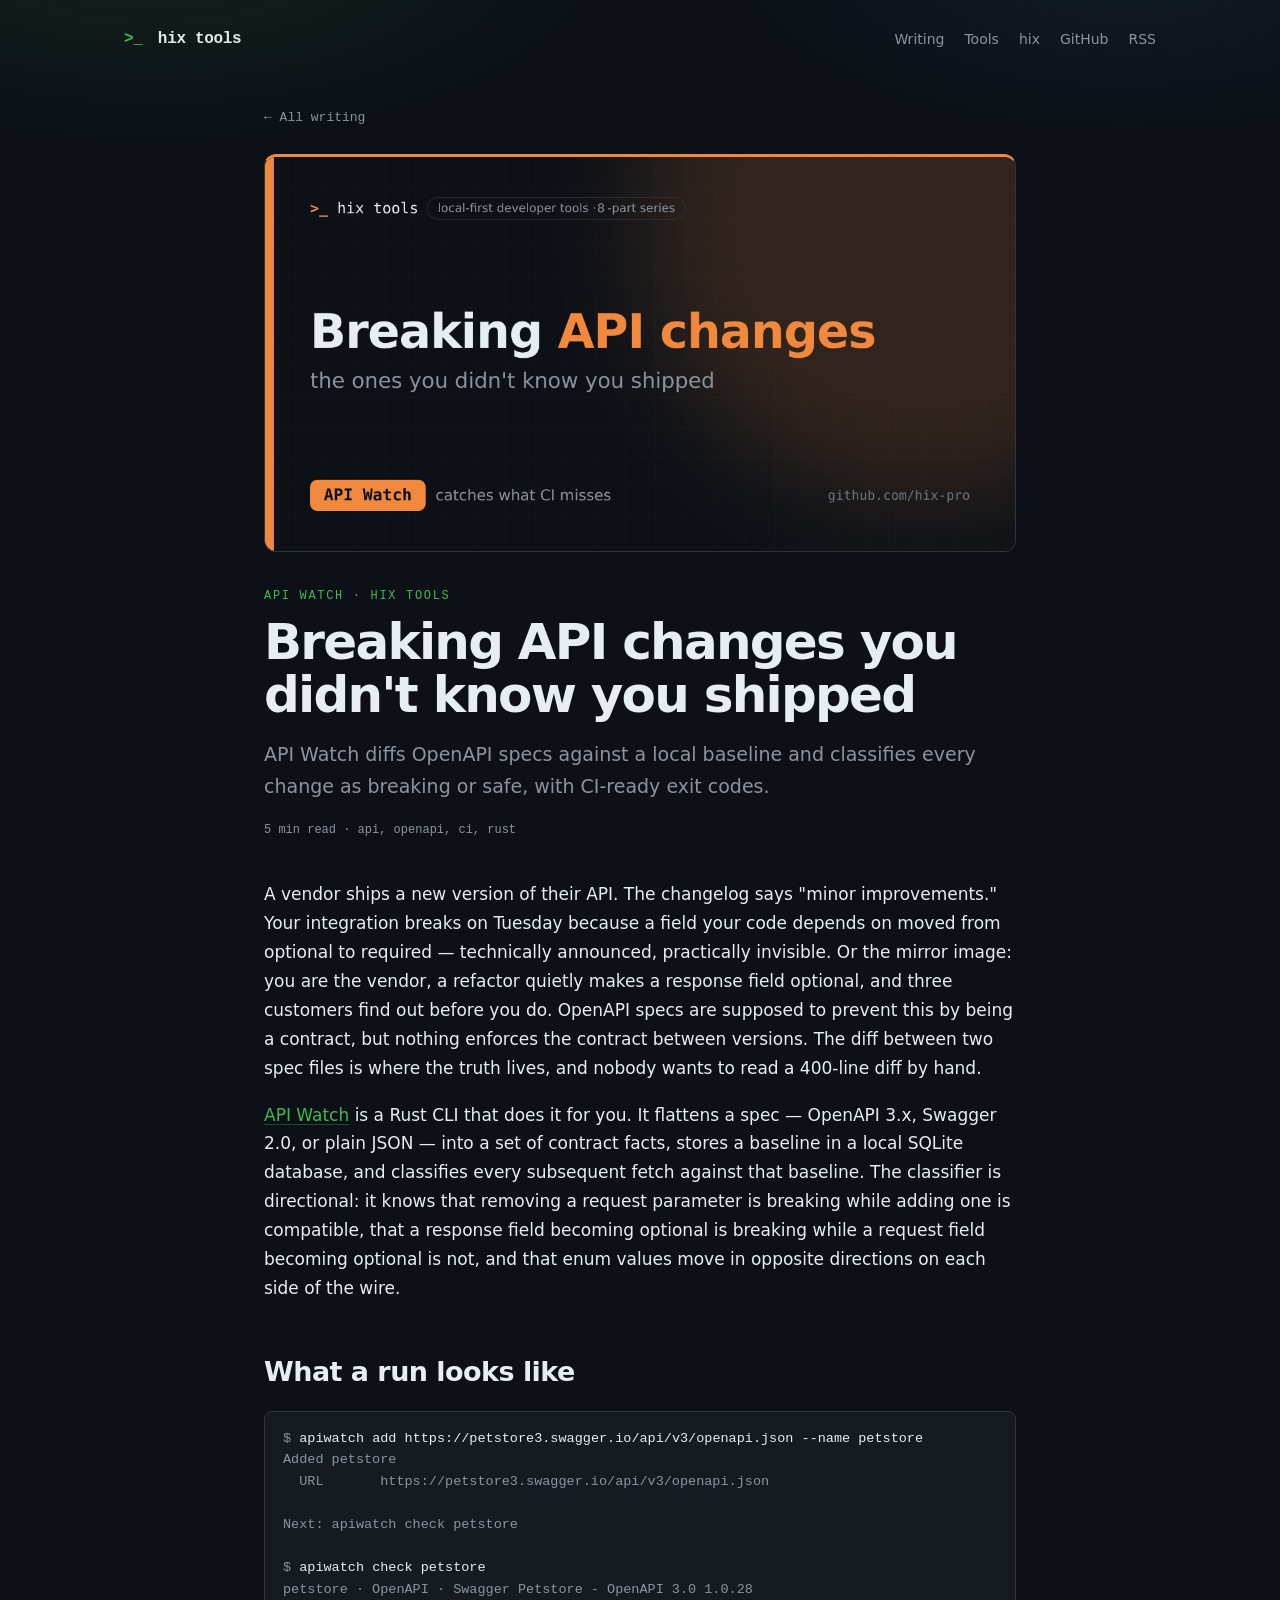
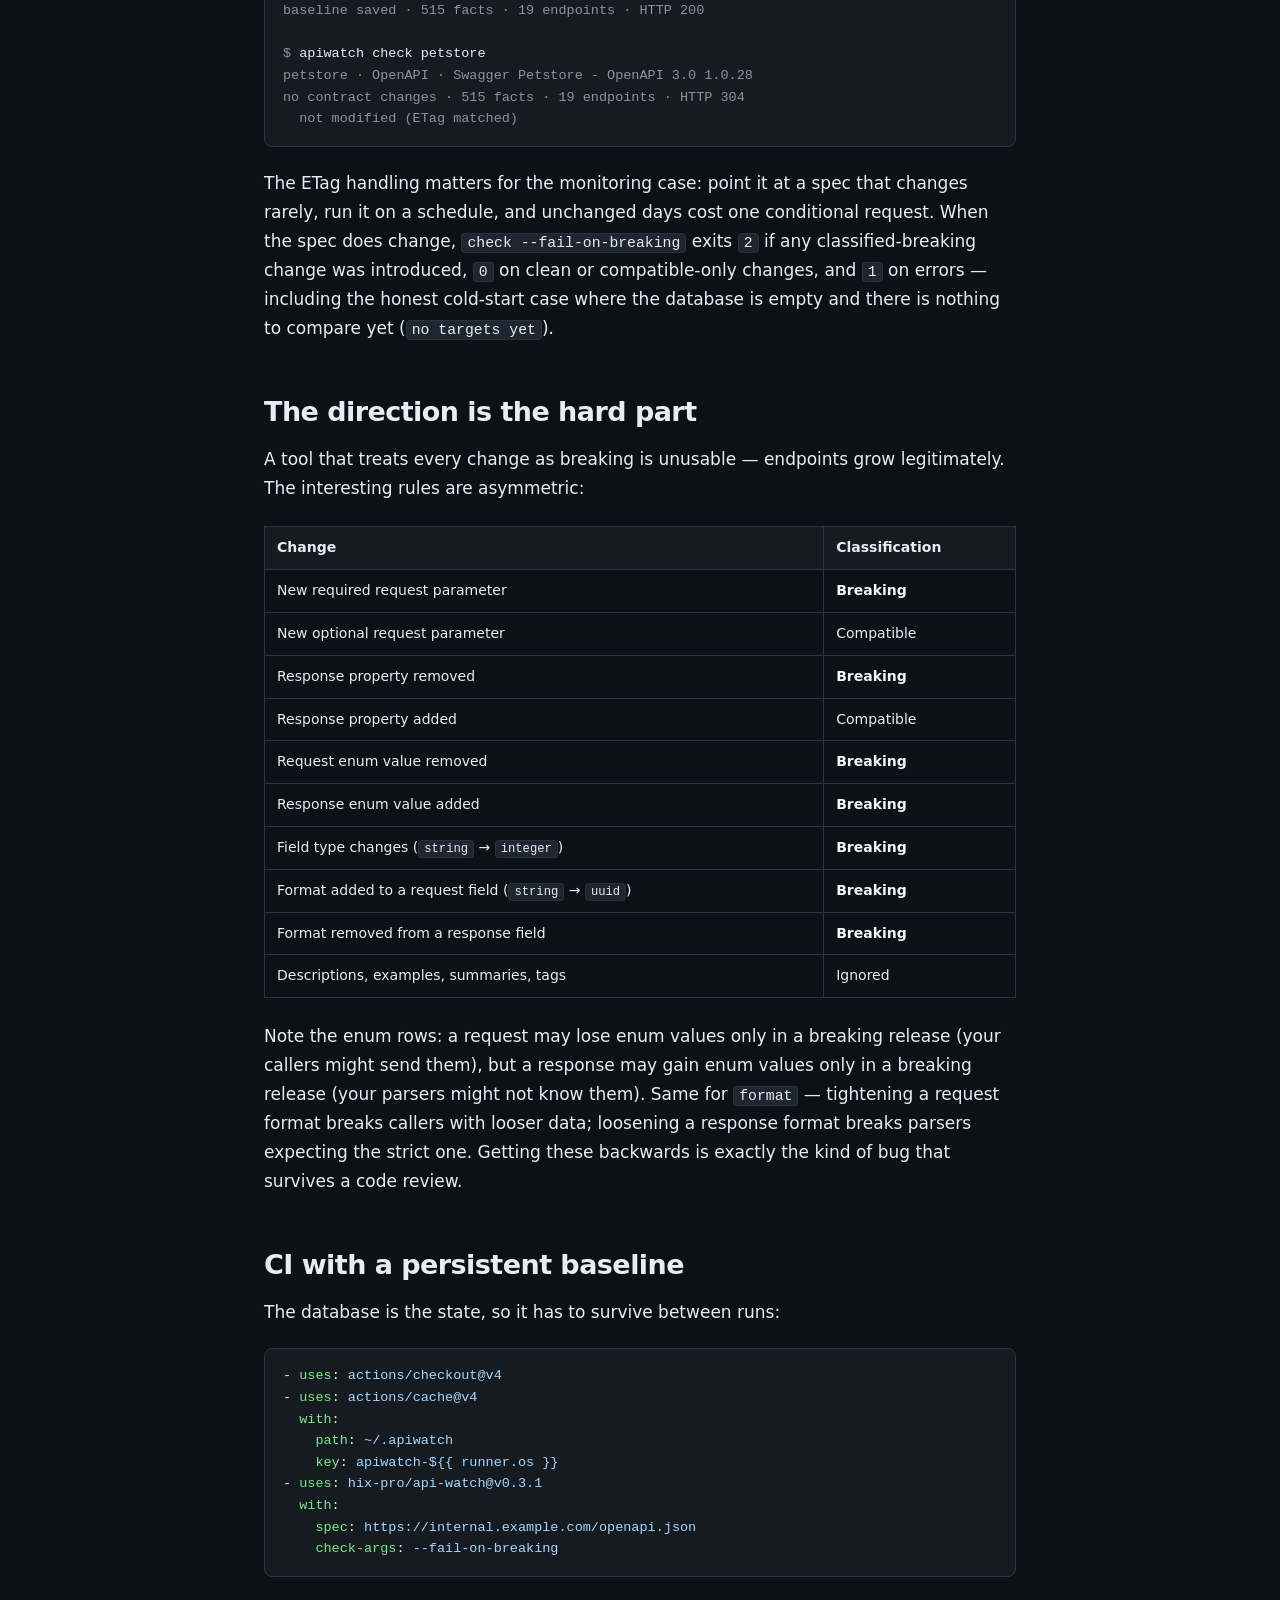
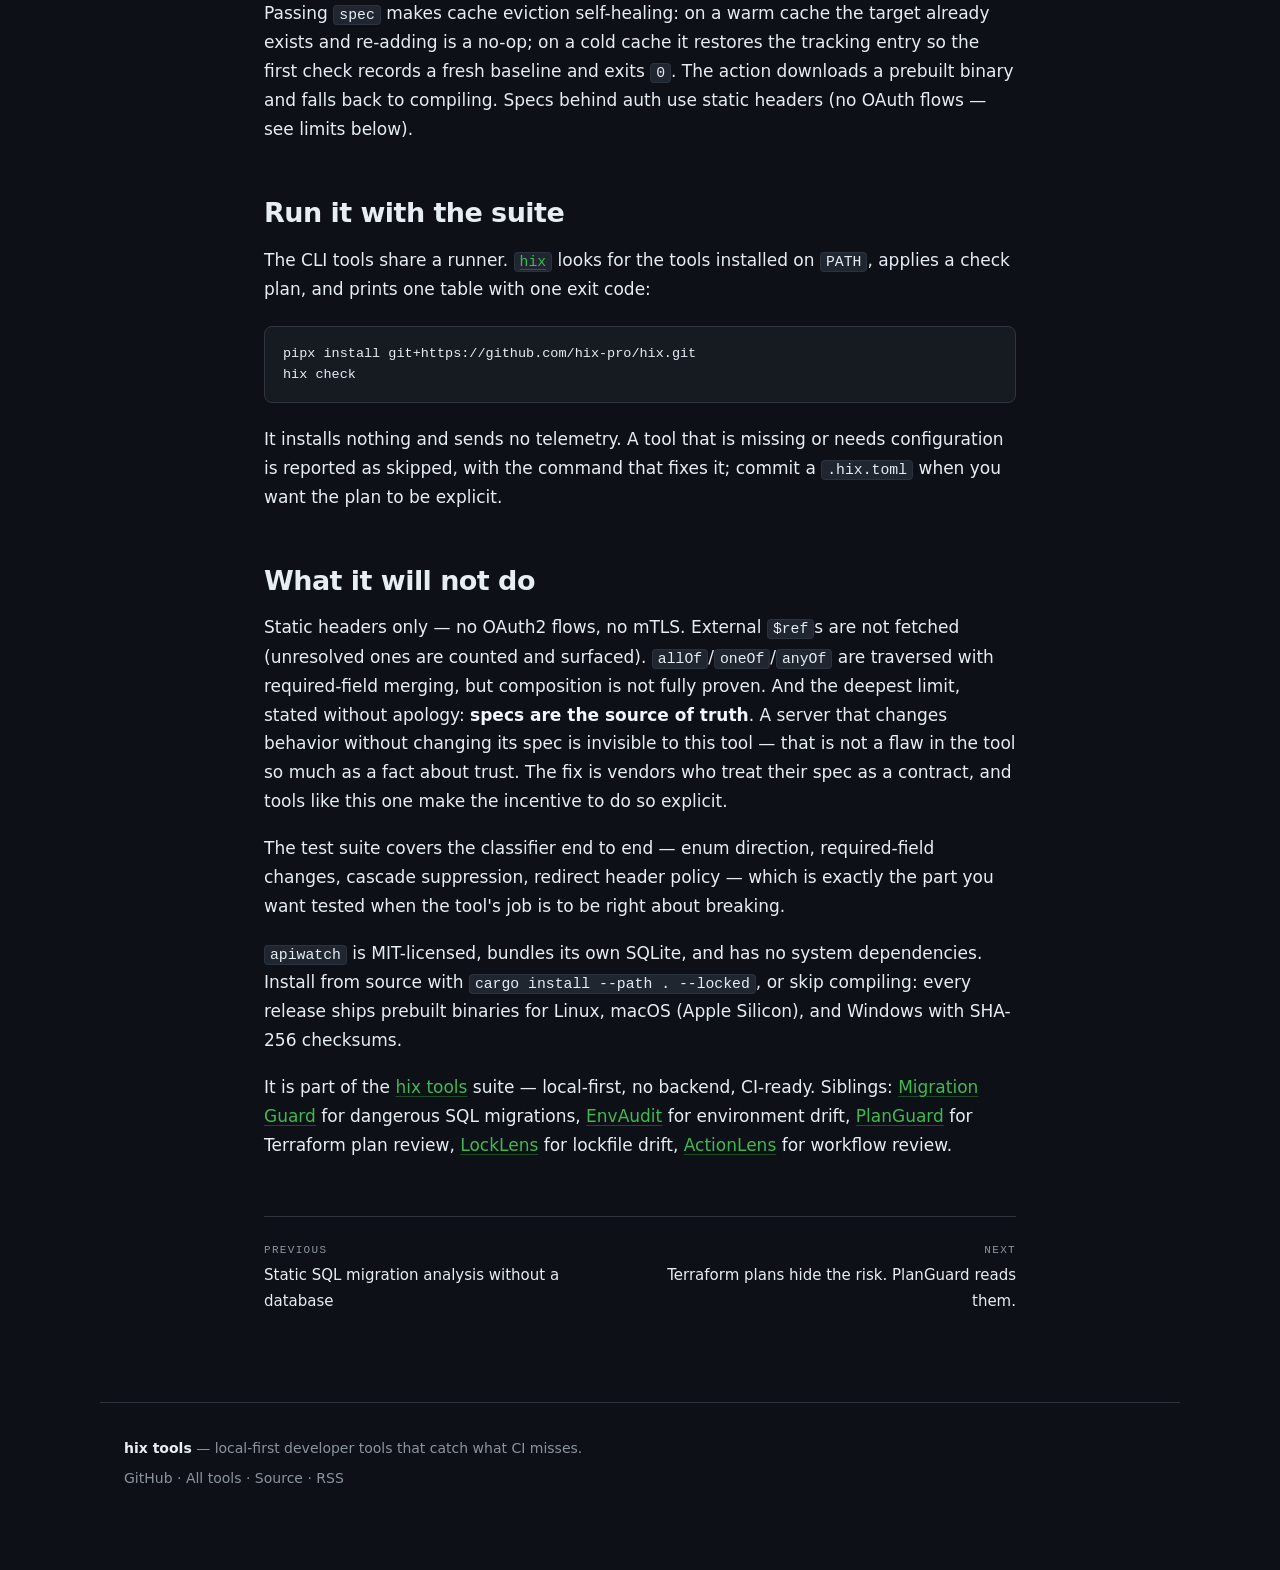
<file: docs/posts/03-api-watch-breaking-api-changes.html>
<!doctype html>
<html lang="en">
<head>
  <meta charset="utf-8">
  <meta name="viewport" content="width=device-width, initial-scale=1">
  <title>Breaking API changes you didn&#x27;t know you shipped — hix tools — writing</title>
  <meta name="description" content="API Watch diffs OpenAPI specs against a local baseline and classifies every change as breaking or safe, with CI-ready exit codes.">
  <link rel="canonical" href="https://hix-pro.github.io/blog/posts/03-api-watch-breaking-api-changes.html">
  <link rel="icon" href="../assets/favicon.svg" type="image/svg+xml">
  <link rel="stylesheet" href="../assets/style.css">
  <link rel="alternate" type="application/rss+xml" title="hix tools — writing" href="../feed.xml">
  <meta property="og:type" content="article">
  <meta property="og:site_name" content="hix tools — writing">
  <meta property="og:title" content="Breaking API changes you didn&#x27;t know you shipped — hix tools — writing">
  <meta property="og:description" content="API Watch diffs OpenAPI specs against a local baseline and classifies every change as breaking or safe, with CI-ready exit codes.">
  <meta property="og:url" content="https://hix-pro.github.io/blog/posts/03-api-watch-breaking-api-changes.html">
  <meta property="og:image" content="https://hix-pro.github.io/blog/covers/03-api-watch.png">
  <meta name="twitter:card" content="summary_large_image">
  <meta name="twitter:title" content="Breaking API changes you didn&#x27;t know you shipped — hix tools — writing">
  <meta name="twitter:description" content="API Watch diffs OpenAPI specs against a local baseline and classifies every change as breaking or safe, with CI-ready exit codes.">
  <meta name="twitter:image" content="https://hix-pro.github.io/blog/covers/03-api-watch.png">
</head>
<body>
  <a class="skip" href="#main">Skip to content</a>
  <header class="site-header">
    <a class="brand" href="../index.html"><span class="prompt">&gt;_</span> hix tools</a>
    <nav aria-label="Site">
      <a href="../index.html">Writing</a>
      <a href="https://github.com/hix-pro">Tools</a>
      <a href="https://github.com/hix-pro/hix">hix</a>
      <a href="https://github.com/hix-pro/blog">GitHub</a>
      <a href="../feed.xml">RSS</a>
    </nav>
  </header>
  <main id="main" class="post">
  <a class="back" href="../index.html">← All writing</a>
  <div class="post-cover" style="--accent: #f0883e">
    <img src="../covers/03-api-watch.png" alt="Cover for Breaking API changes you didn&#x27;t know you shipped" width="2400" height="1260">
  </div>
  <header class="post-header">
    <p class="eyebrow">API Watch · hix tools</p>
    <h1>Breaking API changes you didn&#x27;t know you shipped</h1>
    <p class="lede">API Watch diffs OpenAPI specs against a local baseline and classifies every change as breaking or safe, with CI-ready exit codes.</p>
    <p class="post-meta">5 min read · api, openapi, ci, rust</p>
  </header>
  <article class="prose">
    <p>A vendor ships a new version of their API. The changelog says "minor improvements." Your integration breaks on Tuesday because a field your code depends on moved from optional to required — technically announced, practically invisible. Or the mirror image: you are the vendor, a refactor quietly makes a response field optional, and three customers find out before you do. OpenAPI specs are supposed to prevent this by being a contract, but nothing enforces the contract between versions. The diff between two spec files is where the truth lives, and nobody wants to read a 400-line diff by hand.</p>
<p><a href="https://github.com/hix-pro/api-watch">API Watch</a> is a Rust CLI that does it for you. It flattens a spec — OpenAPI 3.x, Swagger 2.0, or plain JSON — into a set of contract facts, stores a baseline in a local SQLite database, and classifies every subsequent fetch against that baseline. The classifier is directional: it knows that removing a request parameter is breaking while adding one is compatible, that a response field becoming optional is breaking while a request field becoming optional is not, and that enum values move in opposite directions on each side of the wire.</p>
<h2>What a run looks like</h2>
<div class="highlight"><pre><span></span><code><span class="gp">$ </span>apiwatch<span class="w"> </span>add<span class="w"> </span>https://petstore3.swagger.io/api/v3/openapi.json<span class="w"> </span>--name<span class="w"> </span>petstore
<span class="go">Added petstore</span>
<span class="go">  URL       https://petstore3.swagger.io/api/v3/openapi.json</span>

<span class="go">Next: apiwatch check petstore</span>

<span class="gp">$ </span>apiwatch<span class="w"> </span>check<span class="w"> </span>petstore
<span class="go">petstore · OpenAPI · Swagger Petstore - OpenAPI 3.0 1.0.28</span>
<span class="go">baseline saved · 515 facts · 19 endpoints · HTTP 200</span>

<span class="gp">$ </span>apiwatch<span class="w"> </span>check<span class="w"> </span>petstore
<span class="go">petstore · OpenAPI · Swagger Petstore - OpenAPI 3.0 1.0.28</span>
<span class="go">no contract changes · 515 facts · 19 endpoints · HTTP 304</span>
<span class="go">  not modified (ETag matched)</span>
</code></pre></div>

<p>The ETag handling matters for the monitoring case: point it at a spec that changes rarely, run it on a schedule, and unchanged days cost one conditional request. When the spec does change, <code>check --fail-on-breaking</code> exits <code>2</code> if any classified-breaking change was introduced, <code>0</code> on clean or compatible-only changes, and <code>1</code> on errors — including the honest cold-start case where the database is empty and there is nothing to compare yet (<code>no targets yet</code>).</p>
<h2>The direction is the hard part</h2>
<p>A tool that treats every change as breaking is unusable — endpoints grow legitimately. The interesting rules are asymmetric:</p>
<table>
<thead>
<tr>
<th>Change</th>
<th>Classification</th>
</tr>
</thead>
<tbody>
<tr>
<td>New required request parameter</td>
<td><strong>Breaking</strong></td>
</tr>
<tr>
<td>New optional request parameter</td>
<td>Compatible</td>
</tr>
<tr>
<td>Response property removed</td>
<td><strong>Breaking</strong></td>
</tr>
<tr>
<td>Response property added</td>
<td>Compatible</td>
</tr>
<tr>
<td>Request enum value removed</td>
<td><strong>Breaking</strong></td>
</tr>
<tr>
<td>Response enum value added</td>
<td><strong>Breaking</strong></td>
</tr>
<tr>
<td>Field type changes (<code>string</code> → <code>integer</code>)</td>
<td><strong>Breaking</strong></td>
</tr>
<tr>
<td>Format added to a request field (<code>string</code> → <code>uuid</code>)</td>
<td><strong>Breaking</strong></td>
</tr>
<tr>
<td>Format removed from a response field</td>
<td><strong>Breaking</strong></td>
</tr>
<tr>
<td>Descriptions, examples, summaries, tags</td>
<td>Ignored</td>
</tr>
</tbody>
</table>
<p>Note the enum rows: a request may lose enum values only in a breaking release (your callers might send them), but a response may gain enum values only in a breaking release (your parsers might not know them). Same for <code>format</code> — tightening a request format breaks callers with looser data; loosening a response format breaks parsers expecting the strict one. Getting these backwards is exactly the kind of bug that survives a code review.</p>
<h2>CI with a persistent baseline</h2>
<p>The database is the state, so it has to survive between runs:</p>
<div class="highlight"><pre><span></span><code><span class="p p-Indicator">-</span><span class="w"> </span><span class="nt">uses</span><span class="p">:</span><span class="w"> </span><span class="l l-Scalar l-Scalar-Plain">actions/checkout@v4</span>
<span class="p p-Indicator">-</span><span class="w"> </span><span class="nt">uses</span><span class="p">:</span><span class="w"> </span><span class="l l-Scalar l-Scalar-Plain">actions/cache@v4</span>
<span class="w">  </span><span class="nt">with</span><span class="p">:</span>
<span class="w">    </span><span class="nt">path</span><span class="p">:</span><span class="w"> </span><span class="l l-Scalar l-Scalar-Plain">~/.apiwatch</span>
<span class="w">    </span><span class="nt">key</span><span class="p">:</span><span class="w"> </span><span class="l l-Scalar l-Scalar-Plain">apiwatch-${{ runner.os }}</span>
<span class="p p-Indicator">-</span><span class="w"> </span><span class="nt">uses</span><span class="p">:</span><span class="w"> </span><span class="l l-Scalar l-Scalar-Plain">hix-pro/api-watch@v0.3.1</span>
<span class="w">  </span><span class="nt">with</span><span class="p">:</span>
<span class="w">    </span><span class="nt">spec</span><span class="p">:</span><span class="w"> </span><span class="l l-Scalar l-Scalar-Plain">https://internal.example.com/openapi.json</span>
<span class="w">    </span><span class="nt">check-args</span><span class="p">:</span><span class="w"> </span><span class="l l-Scalar l-Scalar-Plain">--fail-on-breaking</span>
</code></pre></div>

<p>Passing <code>spec</code> makes cache eviction self-healing: on a warm cache the target already exists and re-adding is a no-op; on a cold cache it restores the tracking entry so the first check records a fresh baseline and exits <code>0</code>. The action downloads a prebuilt binary and falls back to compiling. Specs behind auth use static headers (no OAuth flows — see limits below).</p>
<h2>Run it with the suite</h2>
<p>The CLI tools share a runner. <a href="https://github.com/hix-pro/hix"><code>hix</code></a> looks for the tools installed on <code>PATH</code>, applies a check plan, and prints one table with one exit code:</p>
<div class="highlight"><pre><span></span><code>pipx<span class="w"> </span>install<span class="w"> </span>git+https://github.com/hix-pro/hix.git
hix<span class="w"> </span>check
</code></pre></div>

<p>It installs nothing and sends no telemetry. A tool that is missing or needs configuration is reported as skipped, with the command that fixes it; commit a <code>.hix.toml</code> when you want the plan to be explicit.</p>
<h2>What it will not do</h2>
<p>Static headers only — no OAuth2 flows, no mTLS. External <code>$ref</code>s are not fetched (unresolved ones are counted and surfaced). <code>allOf</code>/<code>oneOf</code>/<code>anyOf</code> are traversed with required-field merging, but composition is not fully proven. And the deepest limit, stated without apology: <strong>specs are the source of truth</strong>. A server that changes behavior without changing its spec is invisible to this tool — that is not a flaw in the tool so much as a fact about trust. The fix is vendors who treat their spec as a contract, and tools like this one make the incentive to do so explicit.</p>
<p>The test suite covers the classifier end to end — enum direction, required-field changes, cascade suppression, redirect header policy — which is exactly the part you want tested when the tool's job is to be right about breaking.</p>
<p><code>apiwatch</code> is MIT-licensed, bundles its own SQLite, and has no system dependencies. Install from source with <code>cargo install --path . --locked</code>, or skip compiling: every release ships prebuilt binaries for Linux, macOS (Apple Silicon), and Windows with SHA-256 checksums.</p>
<p>It is part of the <a href="https://github.com/hix-pro#readme">hix tools</a> suite — local-first, no backend, CI-ready. Siblings: <a href="https://github.com/hix-pro/migration-guard">Migration Guard</a> for dangerous SQL migrations, <a href="https://github.com/hix-pro/env-audit">EnvAudit</a> for environment drift, <a href="https://github.com/hix-pro/planguard">PlanGuard</a> for Terraform plan review, <a href="https://github.com/hix-pro/locklens">LockLens</a> for lockfile drift, <a href="https://github.com/hix-pro/action-lens">ActionLens</a> for workflow review.</p>
  </article>
  <nav class="post-nav" aria-label="Posts"><a href="02-migration-guard-static-sql-analysis.html"><span class="label">Previous</span>Static SQL migration analysis without a database</a><a class="next" href="08-planguard-terraform-plan-review.html"><span class="label">Next</span>Terraform plans hide the risk. PlanGuard reads them.</a></nav>
</main>

  <footer class="site-footer">
    <p><strong>hix tools</strong> — local-first developer tools that catch what CI misses.</p>
    <p><a href="https://github.com/hix-pro">GitHub</a> · <a href="https://github.com/topics/hix-tools">All tools</a> · <a href="https://github.com/hix-pro/blog">Source</a> · <a href="../feed.xml">RSS</a></p>
  </footer>
</body>
</html>
</file>
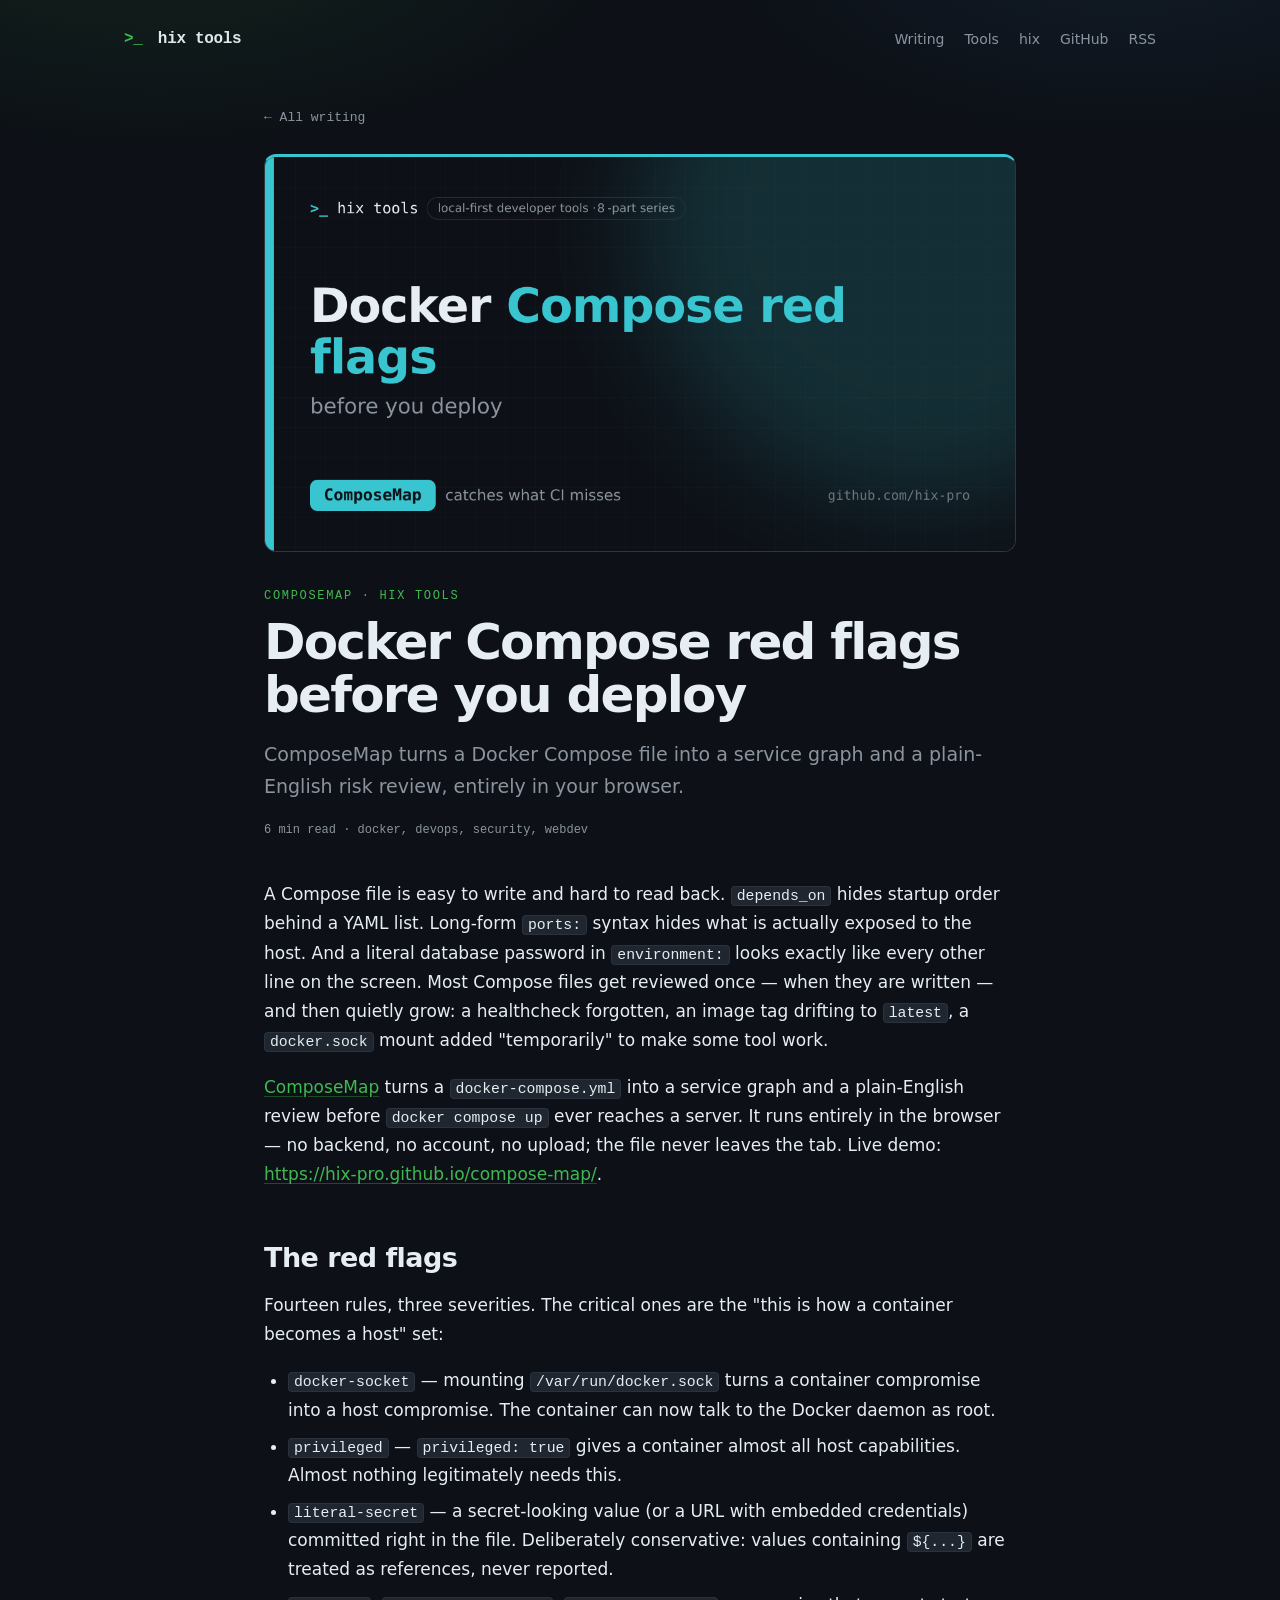
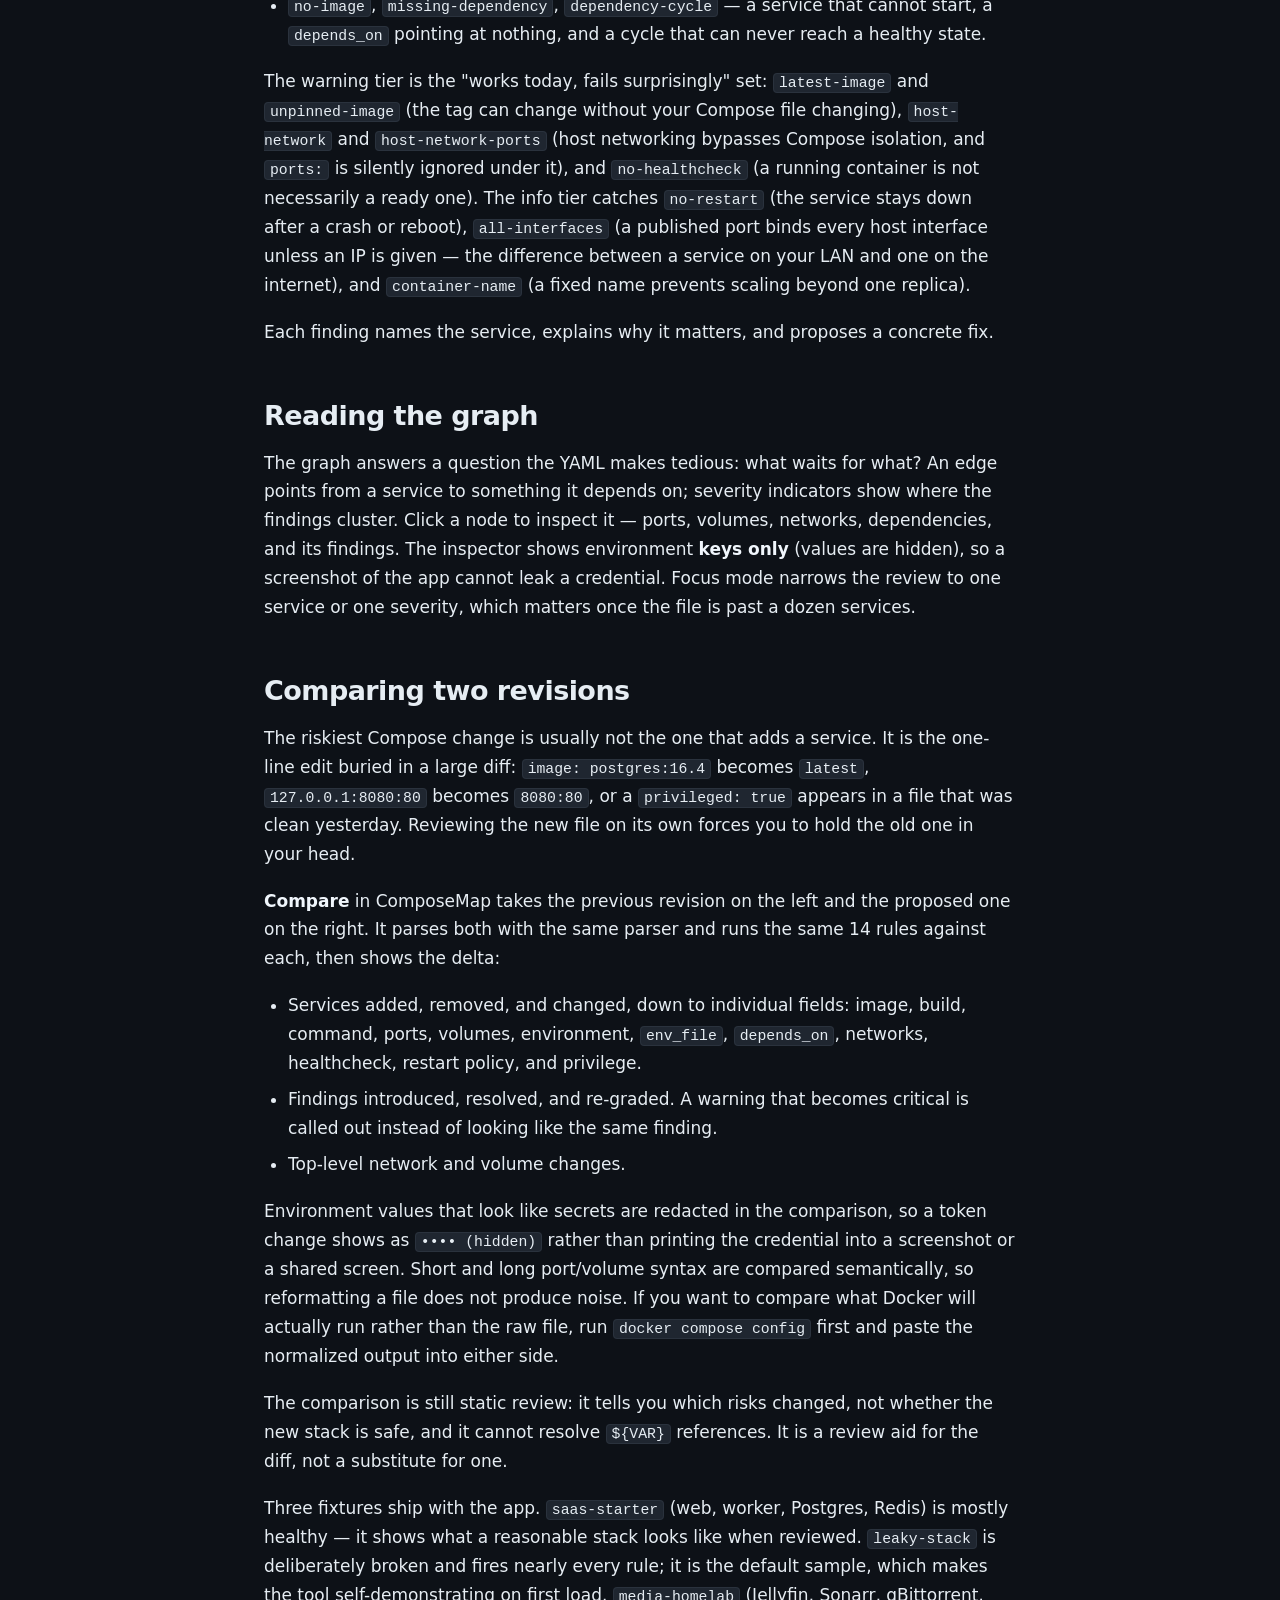
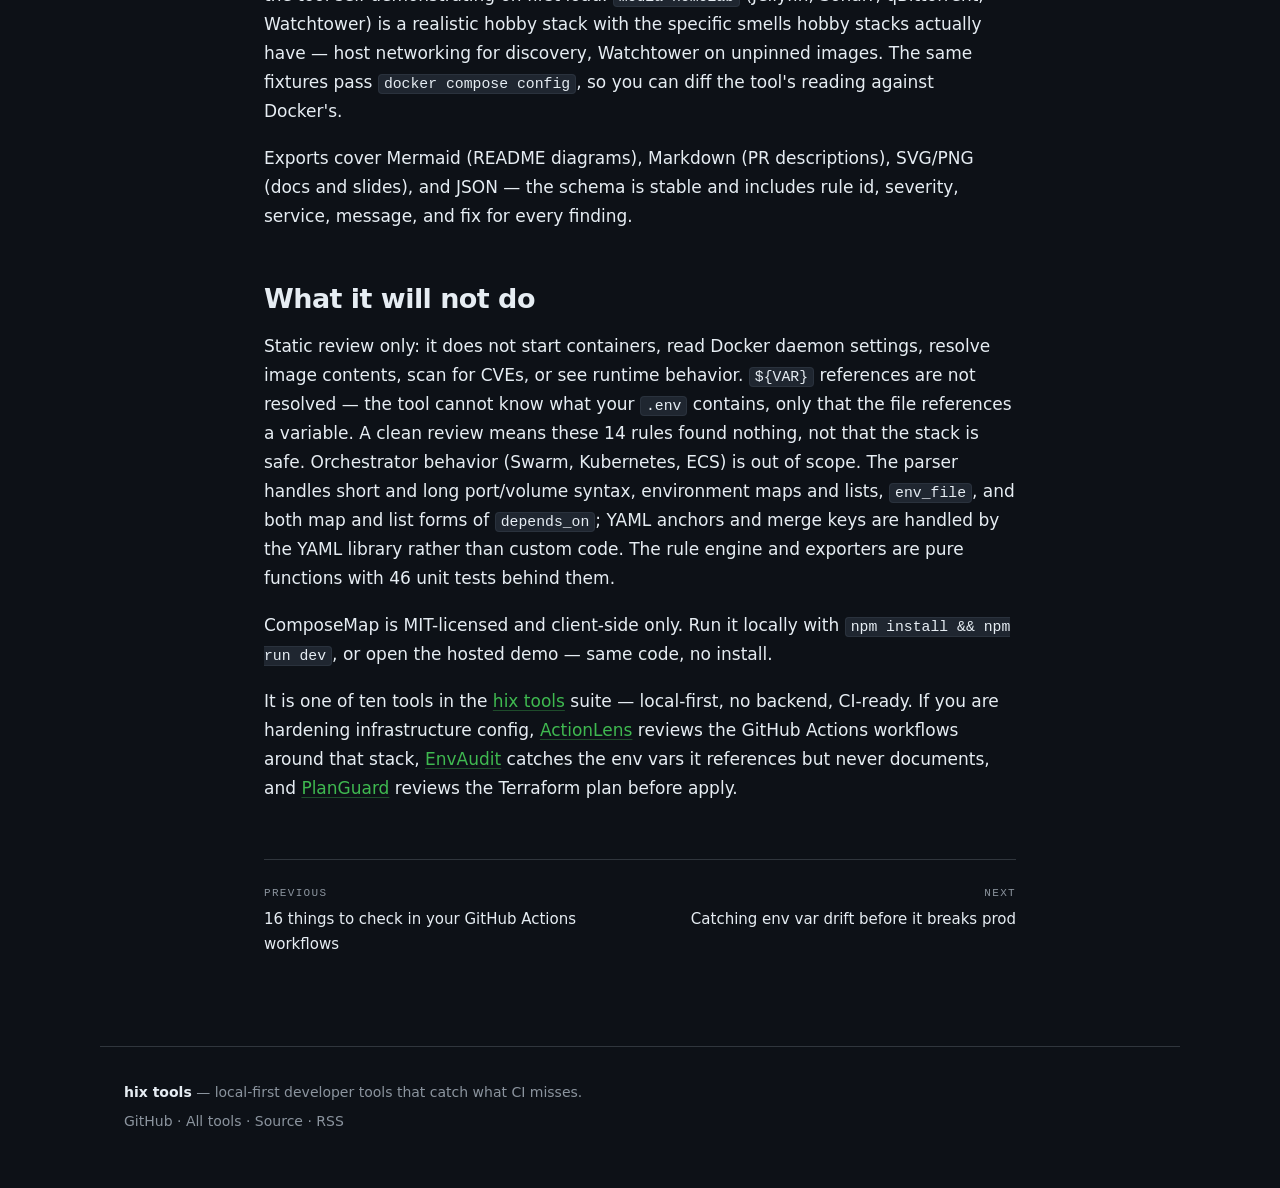
<file: docs/posts/05-compose-map-red-flags.html>
<!doctype html>
<html lang="en">
<head>
  <meta charset="utf-8">
  <meta name="viewport" content="width=device-width, initial-scale=1">
  <title>Docker Compose red flags before you deploy — hix tools — writing</title>
  <meta name="description" content="ComposeMap turns a Docker Compose file into a service graph and a plain-English risk review, entirely in your browser.">
  <link rel="canonical" href="https://hix-pro.github.io/blog/posts/05-compose-map-red-flags.html">
  <link rel="icon" href="../assets/favicon.svg" type="image/svg+xml">
  <link rel="stylesheet" href="../assets/style.css">
  <link rel="alternate" type="application/rss+xml" title="hix tools — writing" href="../feed.xml">
  <meta property="og:type" content="article">
  <meta property="og:site_name" content="hix tools — writing">
  <meta property="og:title" content="Docker Compose red flags before you deploy — hix tools — writing">
  <meta property="og:description" content="ComposeMap turns a Docker Compose file into a service graph and a plain-English risk review, entirely in your browser.">
  <meta property="og:url" content="https://hix-pro.github.io/blog/posts/05-compose-map-red-flags.html">
  <meta property="og:image" content="https://hix-pro.github.io/blog/covers/05-composemap.png">
  <meta name="twitter:card" content="summary_large_image">
  <meta name="twitter:title" content="Docker Compose red flags before you deploy — hix tools — writing">
  <meta name="twitter:description" content="ComposeMap turns a Docker Compose file into a service graph and a plain-English risk review, entirely in your browser.">
  <meta name="twitter:image" content="https://hix-pro.github.io/blog/covers/05-composemap.png">
</head>
<body>
  <a class="skip" href="#main">Skip to content</a>
  <header class="site-header">
    <a class="brand" href="../index.html"><span class="prompt">&gt;_</span> hix tools</a>
    <nav aria-label="Site">
      <a href="../index.html">Writing</a>
      <a href="https://github.com/hix-pro">Tools</a>
      <a href="https://github.com/hix-pro/hix">hix</a>
      <a href="https://github.com/hix-pro/blog">GitHub</a>
      <a href="../feed.xml">RSS</a>
    </nav>
  </header>
  <main id="main" class="post">
  <a class="back" href="../index.html">← All writing</a>
  <div class="post-cover" style="--accent: #39c5cf">
    <img src="../covers/05-composemap.png" alt="Cover for Docker Compose red flags before you deploy" width="2400" height="1260">
  </div>
  <header class="post-header">
    <p class="eyebrow">ComposeMap · hix tools</p>
    <h1>Docker Compose red flags before you deploy</h1>
    <p class="lede">ComposeMap turns a Docker Compose file into a service graph and a plain-English risk review, entirely in your browser.</p>
    <p class="post-meta">6 min read · docker, devops, security, webdev</p>
  </header>
  <article class="prose">
    <p>A Compose file is easy to write and hard to read back. <code>depends_on</code> hides startup order behind a YAML list. Long-form <code>ports:</code> syntax hides what is actually exposed to the host. And a literal database password in <code>environment:</code> looks exactly like every other line on the screen. Most Compose files get reviewed once — when they are written — and then quietly grow: a healthcheck forgotten, an image tag drifting to <code>latest</code>, a <code>docker.sock</code> mount added "temporarily" to make some tool work.</p>
<p><a href="https://github.com/hix-pro/compose-map">ComposeMap</a> turns a <code>docker-compose.yml</code> into a service graph and a plain-English review before <code>docker compose up</code> ever reaches a server. It runs entirely in the browser — no backend, no account, no upload; the file never leaves the tab. Live demo: <a href="https://hix-pro.github.io/compose-map/">https://hix-pro.github.io/compose-map/</a>.</p>
<h2>The red flags</h2>
<p>Fourteen rules, three severities. The critical ones are the "this is how a container becomes a host" set:</p>
<ul>
<li><code>docker-socket</code> — mounting <code>/var/run/docker.sock</code> turns a container compromise into a host compromise. The container can now talk to the Docker daemon as root.</li>
<li><code>privileged</code> — <code>privileged: true</code> gives a container almost all host capabilities. Almost nothing legitimately needs this.</li>
<li><code>literal-secret</code> — a secret-looking value (or a URL with embedded credentials) committed right in the file. Deliberately conservative: values containing <code>${...}</code> are treated as references, never reported.</li>
<li><code>no-image</code>, <code>missing-dependency</code>, <code>dependency-cycle</code> — a service that cannot start, a <code>depends_on</code> pointing at nothing, and a cycle that can never reach a healthy state.</li>
</ul>
<p>The warning tier is the "works today, fails surprisingly" set: <code>latest-image</code> and <code>unpinned-image</code> (the tag can change without your Compose file changing), <code>host-network</code> and <code>host-network-ports</code> (host networking bypasses Compose isolation, and <code>ports:</code> is silently ignored under it), and <code>no-healthcheck</code> (a running container is not necessarily a ready one). The info tier catches <code>no-restart</code> (the service stays down after a crash or reboot), <code>all-interfaces</code> (a published port binds every host interface unless an IP is given — the difference between a service on your LAN and one on the internet), and <code>container-name</code> (a fixed name prevents scaling beyond one replica).</p>
<p>Each finding names the service, explains why it matters, and proposes a concrete fix.</p>
<h2>Reading the graph</h2>
<p>The graph answers a question the YAML makes tedious: what waits for what? An edge points from a service to something it depends on; severity indicators show where the findings cluster. Click a node to inspect it — ports, volumes, networks, dependencies, and its findings. The inspector shows environment <strong>keys only</strong> (values are hidden), so a screenshot of the app cannot leak a credential. Focus mode narrows the review to one service or one severity, which matters once the file is past a dozen services.</p>
<h2>Comparing two revisions</h2>
<p>The riskiest Compose change is usually not the one that adds a service. It is the one-line edit buried in a large diff: <code>image: postgres:16.4</code> becomes <code>latest</code>, <code>127.0.0.1:8080:80</code> becomes <code>8080:80</code>, or a <code>privileged: true</code> appears in a file that was clean yesterday. Reviewing the new file on its own forces you to hold the old one in your head.</p>
<p><strong>Compare</strong> in ComposeMap takes the previous revision on the left and the proposed one on the right. It parses both with the same parser and runs the same 14 rules against each, then shows the delta:</p>
<ul>
<li>Services added, removed, and changed, down to individual fields: image, build, command, ports, volumes, environment, <code>env_file</code>, <code>depends_on</code>, networks, healthcheck, restart policy, and privilege.</li>
<li>Findings introduced, resolved, and re-graded. A warning that becomes critical is called out instead of looking like the same finding.</li>
<li>Top-level network and volume changes.</li>
</ul>
<p>Environment values that look like secrets are redacted in the comparison, so a token change shows as <code>•••• (hidden)</code> rather than printing the credential into a screenshot or a shared screen. Short and long port/volume syntax are compared semantically, so reformatting a file does not produce noise. If you want to compare what Docker will actually run rather than the raw file, run <code>docker compose config</code> first and paste the normalized output into either side.</p>
<p>The comparison is still static review: it tells you which risks changed, not whether the new stack is safe, and it cannot resolve <code>${VAR}</code> references. It is a review aid for the diff, not a substitute for one.</p>
<p>Three fixtures ship with the app. <code>saas-starter</code> (web, worker, Postgres, Redis) is mostly healthy — it shows what a reasonable stack looks like when reviewed. <code>leaky-stack</code> is deliberately broken and fires nearly every rule; it is the default sample, which makes the tool self-demonstrating on first load. <code>media-homelab</code> (Jellyfin, Sonarr, qBittorrent, Watchtower) is a realistic hobby stack with the specific smells hobby stacks actually have — host networking for discovery, Watchtower on unpinned images. The same fixtures pass <code>docker compose config</code>, so you can diff the tool's reading against Docker's.</p>
<p>Exports cover Mermaid (README diagrams), Markdown (PR descriptions), SVG/PNG (docs and slides), and JSON — the schema is stable and includes rule id, severity, service, message, and fix for every finding.</p>
<h2>What it will not do</h2>
<p>Static review only: it does not start containers, read Docker daemon settings, resolve image contents, scan for CVEs, or see runtime behavior. <code>${VAR}</code> references are not resolved — the tool cannot know what your <code>.env</code> contains, only that the file references a variable. A clean review means these 14 rules found nothing, not that the stack is safe. Orchestrator behavior (Swarm, Kubernetes, ECS) is out of scope. The parser handles short and long port/volume syntax, environment maps and lists, <code>env_file</code>, and both map and list forms of <code>depends_on</code>; YAML anchors and merge keys are handled by the YAML library rather than custom code. The rule engine and exporters are pure functions with 46 unit tests behind them.</p>
<p>ComposeMap is MIT-licensed and client-side only. Run it locally with <code>npm install &amp;&amp; npm run dev</code>, or open the hosted demo — same code, no install.</p>
<p>It is one of ten tools in the <a href="https://github.com/hix-pro#readme">hix tools</a> suite — local-first, no backend, CI-ready. If you are hardening infrastructure config, <a href="https://github.com/hix-pro/action-lens">ActionLens</a> reviews the GitHub Actions workflows around that stack, <a href="https://github.com/hix-pro/env-audit">EnvAudit</a> catches the env vars it references but never documents, and <a href="https://github.com/hix-pro/planguard">PlanGuard</a> reviews the Terraform plan before apply.</p>
  </article>
  <nav class="post-nav" aria-label="Posts"><a href="04-action-lens-16-workflow-checks.html"><span class="label">Previous</span>16 things to check in your GitHub Actions workflows</a><a class="next" href="01-env-audit-env-var-drift.html"><span class="label">Next</span>Catching env var drift before it breaks prod</a></nav>
</main>

  <footer class="site-footer">
    <p><strong>hix tools</strong> — local-first developer tools that catch what CI misses.</p>
    <p><a href="https://github.com/hix-pro">GitHub</a> · <a href="https://github.com/topics/hix-tools">All tools</a> · <a href="https://github.com/hix-pro/blog">Source</a> · <a href="../feed.xml">RSS</a></p>
  </footer>
</body>
</html>
</file>
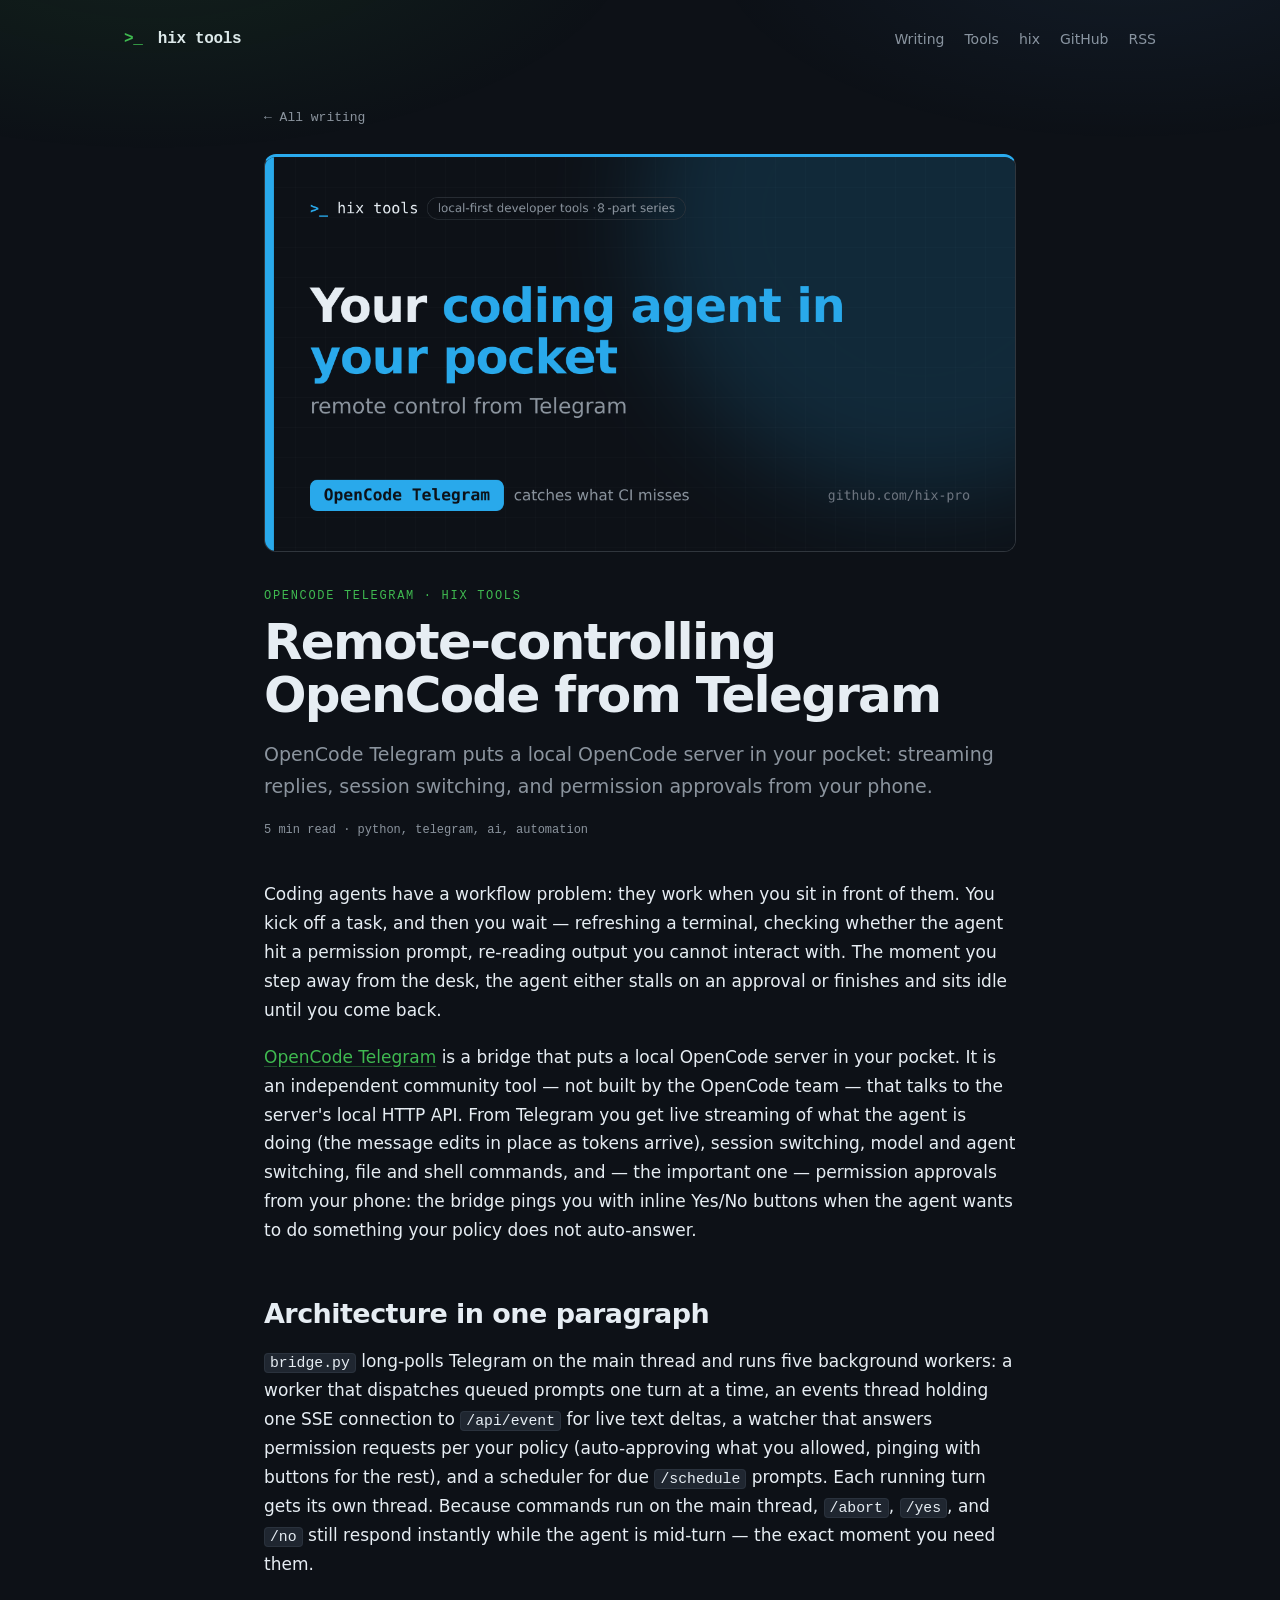
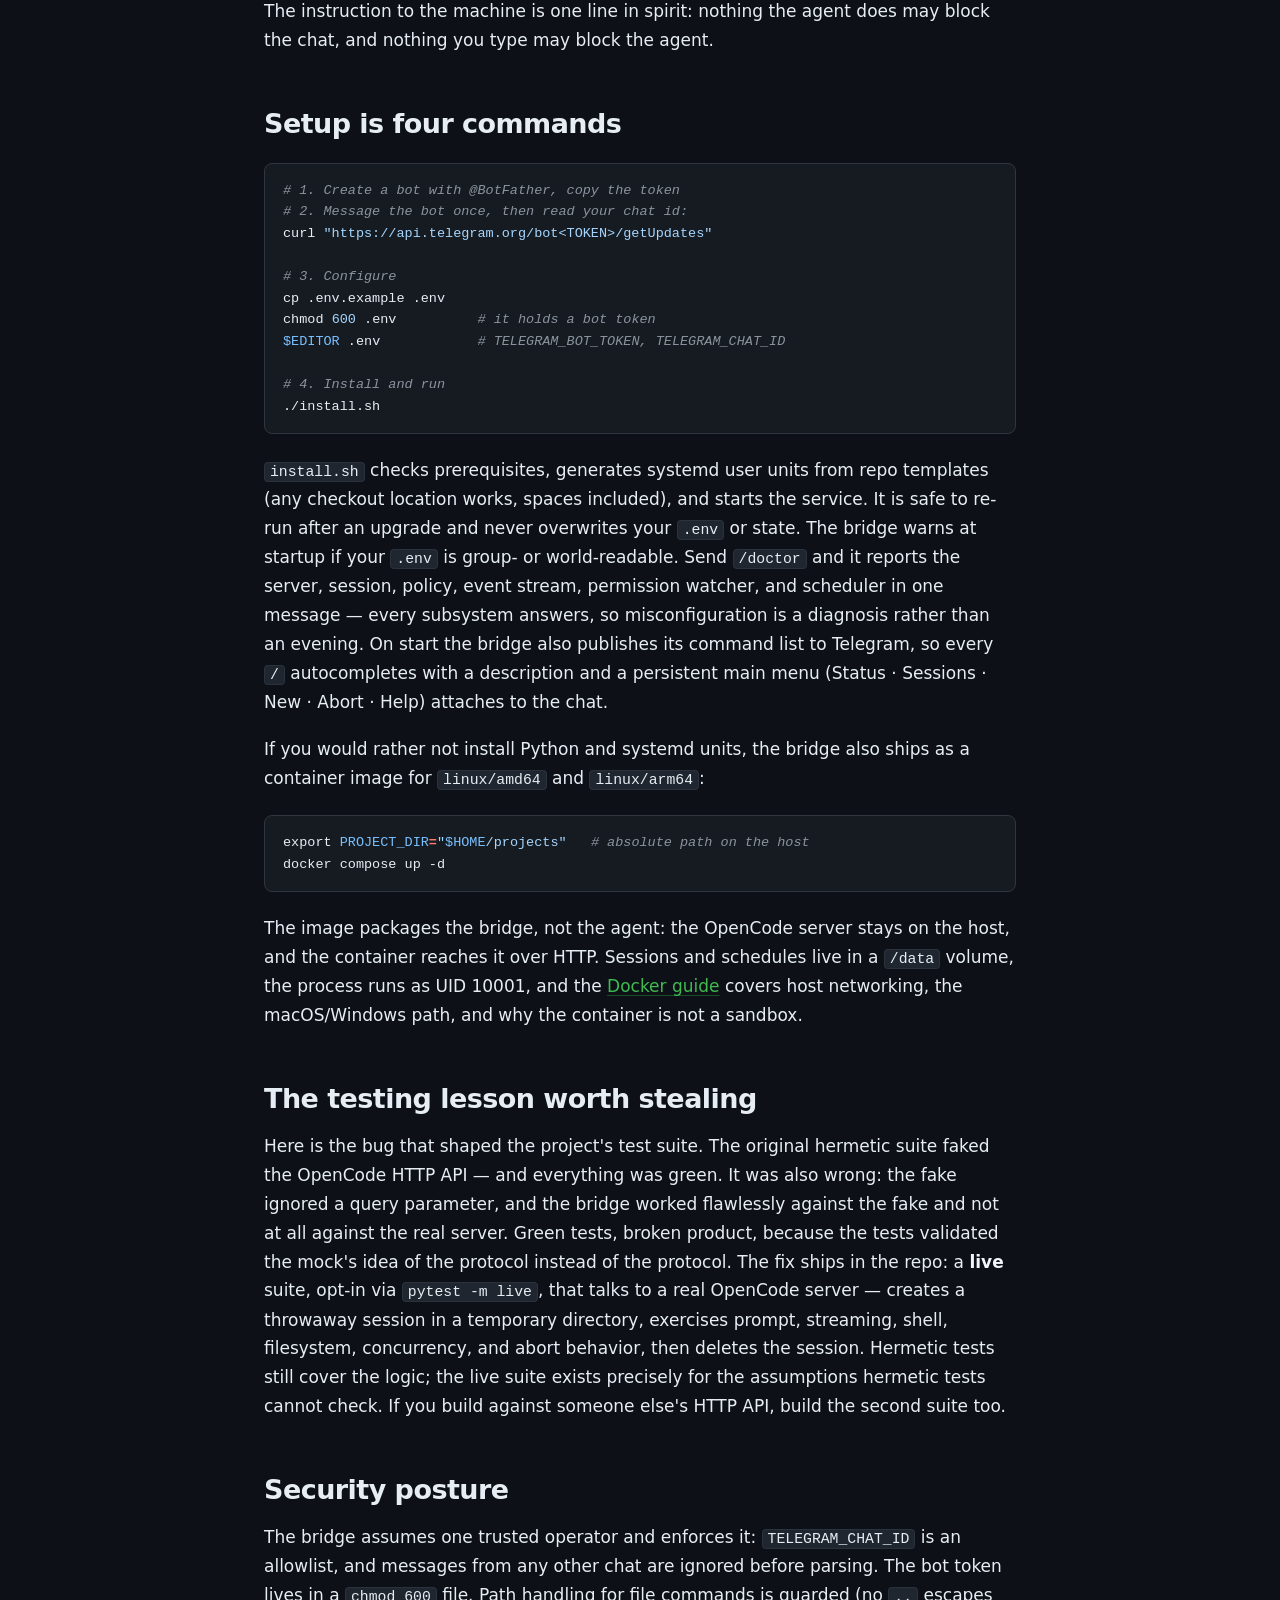
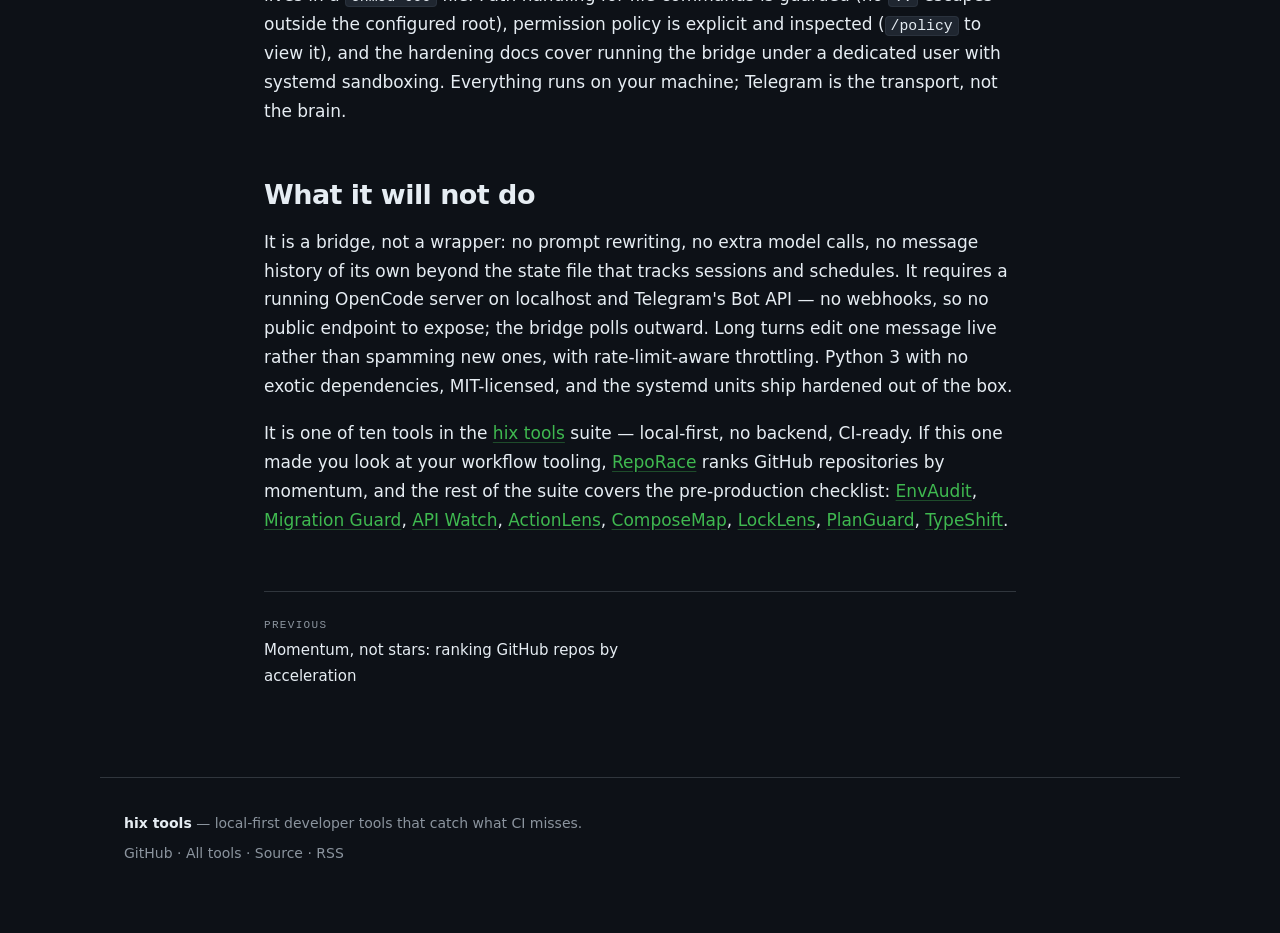
<file: docs/posts/06-opencode-telegram-remote-control.html>
<!doctype html>
<html lang="en">
<head>
  <meta charset="utf-8">
  <meta name="viewport" content="width=device-width, initial-scale=1">
  <title>Remote-controlling OpenCode from Telegram — hix tools — writing</title>
  <meta name="description" content="OpenCode Telegram puts a local OpenCode server in your pocket: streaming replies, session switching, and permission approvals from your phone.">
  <link rel="canonical" href="https://hix-pro.github.io/blog/posts/06-opencode-telegram-remote-control.html">
  <link rel="icon" href="../assets/favicon.svg" type="image/svg+xml">
  <link rel="stylesheet" href="../assets/style.css">
  <link rel="alternate" type="application/rss+xml" title="hix tools — writing" href="../feed.xml">
  <meta property="og:type" content="article">
  <meta property="og:site_name" content="hix tools — writing">
  <meta property="og:title" content="Remote-controlling OpenCode from Telegram — hix tools — writing">
  <meta property="og:description" content="OpenCode Telegram puts a local OpenCode server in your pocket: streaming replies, session switching, and permission approvals from your phone.">
  <meta property="og:url" content="https://hix-pro.github.io/blog/posts/06-opencode-telegram-remote-control.html">
  <meta property="og:image" content="https://hix-pro.github.io/blog/covers/06-opencode-telegram.png">
  <meta name="twitter:card" content="summary_large_image">
  <meta name="twitter:title" content="Remote-controlling OpenCode from Telegram — hix tools — writing">
  <meta name="twitter:description" content="OpenCode Telegram puts a local OpenCode server in your pocket: streaming replies, session switching, and permission approvals from your phone.">
  <meta name="twitter:image" content="https://hix-pro.github.io/blog/covers/06-opencode-telegram.png">
</head>
<body>
  <a class="skip" href="#main">Skip to content</a>
  <header class="site-header">
    <a class="brand" href="../index.html"><span class="prompt">&gt;_</span> hix tools</a>
    <nav aria-label="Site">
      <a href="../index.html">Writing</a>
      <a href="https://github.com/hix-pro">Tools</a>
      <a href="https://github.com/hix-pro/hix">hix</a>
      <a href="https://github.com/hix-pro/blog">GitHub</a>
      <a href="../feed.xml">RSS</a>
    </nav>
  </header>
  <main id="main" class="post">
  <a class="back" href="../index.html">← All writing</a>
  <div class="post-cover" style="--accent: #2aabee">
    <img src="../covers/06-opencode-telegram.png" alt="Cover for Remote-controlling OpenCode from Telegram" width="2400" height="1260">
  </div>
  <header class="post-header">
    <p class="eyebrow">OpenCode Telegram · hix tools</p>
    <h1>Remote-controlling OpenCode from Telegram</h1>
    <p class="lede">OpenCode Telegram puts a local OpenCode server in your pocket: streaming replies, session switching, and permission approvals from your phone.</p>
    <p class="post-meta">5 min read · python, telegram, ai, automation</p>
  </header>
  <article class="prose">
    <p>Coding agents have a workflow problem: they work when you sit in front of them. You kick off a task, and then you wait — refreshing a terminal, checking whether the agent hit a permission prompt, re-reading output you cannot interact with. The moment you step away from the desk, the agent either stalls on an approval or finishes and sits idle until you come back.</p>
<p><a href="https://github.com/hix-pro/opencode-telegram">OpenCode Telegram</a> is a bridge that puts a local OpenCode server in your pocket. It is an independent community tool — not built by the OpenCode team — that talks to the server's local HTTP API. From Telegram you get live streaming of what the agent is doing (the message edits in place as tokens arrive), session switching, model and agent switching, file and shell commands, and — the important one — permission approvals from your phone: the bridge pings you with inline Yes/No buttons when the agent wants to do something your policy does not auto-answer.</p>
<h2>Architecture in one paragraph</h2>
<p><code>bridge.py</code> long-polls Telegram on the main thread and runs five background workers: a worker that dispatches queued prompts one turn at a time, an events thread holding one SSE connection to <code>/api/event</code> for live text deltas, a watcher that answers permission requests per your policy (auto-approving what you allowed, pinging with buttons for the rest), and a scheduler for due <code>/schedule</code> prompts. Each running turn gets its own thread. Because commands run on the main thread, <code>/abort</code>, <code>/yes</code>, and <code>/no</code> still respond instantly while the agent is mid-turn — the exact moment you need them.</p>
<p>The instruction to the machine is one line in spirit: nothing the agent does may block the chat, and nothing you type may block the agent.</p>
<h2>Setup is four commands</h2>
<div class="highlight"><pre><span></span><code><span class="c1"># 1. Create a bot with @BotFather, copy the token</span>
<span class="c1"># 2. Message the bot once, then read your chat id:</span>
curl<span class="w"> </span><span class="s2">&quot;https://api.telegram.org/bot&lt;TOKEN&gt;/getUpdates&quot;</span>

<span class="c1"># 3. Configure</span>
cp<span class="w"> </span>.env.example<span class="w"> </span>.env
chmod<span class="w"> </span><span class="m">600</span><span class="w"> </span>.env<span class="w">          </span><span class="c1"># it holds a bot token</span>
<span class="nv">$EDITOR</span><span class="w"> </span>.env<span class="w">            </span><span class="c1"># TELEGRAM_BOT_TOKEN, TELEGRAM_CHAT_ID</span>

<span class="c1"># 4. Install and run</span>
./install.sh
</code></pre></div>

<p><code>install.sh</code> checks prerequisites, generates systemd user units from repo templates (any checkout location works, spaces included), and starts the service. It is safe to re-run after an upgrade and never overwrites your <code>.env</code> or state. The bridge warns at startup if your <code>.env</code> is group- or world-readable. Send <code>/doctor</code> and it reports the server, session, policy, event stream, permission watcher, and scheduler in one message — every subsystem answers, so misconfiguration is a diagnosis rather than an evening. On start the bridge also publishes its command list to Telegram, so every <code>/</code> autocompletes with a description and a persistent main menu (Status · Sessions · New · Abort · Help) attaches to the chat.</p>
<p>If you would rather not install Python and systemd units, the bridge also ships as a container image for <code>linux/amd64</code> and <code>linux/arm64</code>:</p>
<div class="highlight"><pre><span></span><code><span class="nb">export</span><span class="w"> </span><span class="nv">PROJECT_DIR</span><span class="o">=</span><span class="s2">&quot;</span><span class="nv">$HOME</span><span class="s2">/projects&quot;</span><span class="w">   </span><span class="c1"># absolute path on the host</span>
docker<span class="w"> </span>compose<span class="w"> </span>up<span class="w"> </span>-d
</code></pre></div>

<p>The image packages the bridge, not the agent: the OpenCode server stays on the host, and the container reaches it over HTTP. Sessions and schedules live in a <code>/data</code> volume, the process runs as UID 10001, and the <a href="https://github.com/hix-pro/opencode-telegram/blob/master/docs/DOCKER.md">Docker guide</a> covers host networking, the macOS/Windows path, and why the container is not a sandbox.</p>
<h2>The testing lesson worth stealing</h2>
<p>Here is the bug that shaped the project's test suite. The original hermetic suite faked the OpenCode HTTP API — and everything was green. It was also wrong: the fake ignored a query parameter, and the bridge worked flawlessly against the fake and not at all against the real server. Green tests, broken product, because the tests validated the mock's idea of the protocol instead of the protocol. The fix ships in the repo: a <strong>live</strong> suite, opt-in via <code>pytest -m live</code>, that talks to a real OpenCode server — creates a throwaway session in a temporary directory, exercises prompt, streaming, shell, filesystem, concurrency, and abort behavior, then deletes the session. Hermetic tests still cover the logic; the live suite exists precisely for the assumptions hermetic tests cannot check. If you build against someone else's HTTP API, build the second suite too.</p>
<h2>Security posture</h2>
<p>The bridge assumes one trusted operator and enforces it: <code>TELEGRAM_CHAT_ID</code> is an allowlist, and messages from any other chat are ignored before parsing. The bot token lives in a <code>chmod 600</code> file. Path handling for file commands is guarded (no <code>..</code> escapes outside the configured root), permission policy is explicit and inspected (<code>/policy</code> to view it), and the hardening docs cover running the bridge under a dedicated user with systemd sandboxing. Everything runs on your machine; Telegram is the transport, not the brain.</p>
<h2>What it will not do</h2>
<p>It is a bridge, not a wrapper: no prompt rewriting, no extra model calls, no message history of its own beyond the state file that tracks sessions and schedules. It requires a running OpenCode server on localhost and Telegram's Bot API — no webhooks, so no public endpoint to expose; the bridge polls outward. Long turns edit one message live rather than spamming new ones, with rate-limit-aware throttling. Python 3 with no exotic dependencies, MIT-licensed, and the systemd units ship hardened out of the box.</p>
<p>It is one of ten tools in the <a href="https://github.com/hix-pro#readme">hix tools</a> suite — local-first, no backend, CI-ready. If this one made you look at your workflow tooling, <a href="https://github.com/hix-pro/reporace">RepoRace</a> ranks GitHub repositories by momentum, and the rest of the suite covers the pre-production checklist: <a href="https://github.com/hix-pro/env-audit">EnvAudit</a>, <a href="https://github.com/hix-pro/migration-guard">Migration Guard</a>, <a href="https://github.com/hix-pro/api-watch">API Watch</a>, <a href="https://github.com/hix-pro/action-lens">ActionLens</a>, <a href="https://github.com/hix-pro/compose-map">ComposeMap</a>, <a href="https://github.com/hix-pro/locklens">LockLens</a>, <a href="https://github.com/hix-pro/planguard">PlanGuard</a>, <a href="https://github.com/hix-pro/typeshift">TypeShift</a>.</p>
  </article>
  <nav class="post-nav" aria-label="Posts"><a href="07-reporace-momentum-not-stars.html"><span class="label">Previous</span>Momentum, not stars: ranking GitHub repos by acceleration</a></nav>
</main>

  <footer class="site-footer">
    <p><strong>hix tools</strong> — local-first developer tools that catch what CI misses.</p>
    <p><a href="https://github.com/hix-pro">GitHub</a> · <a href="https://github.com/topics/hix-tools">All tools</a> · <a href="https://github.com/hix-pro/blog">Source</a> · <a href="../feed.xml">RSS</a></p>
  </footer>
</body>
</html>
</file>
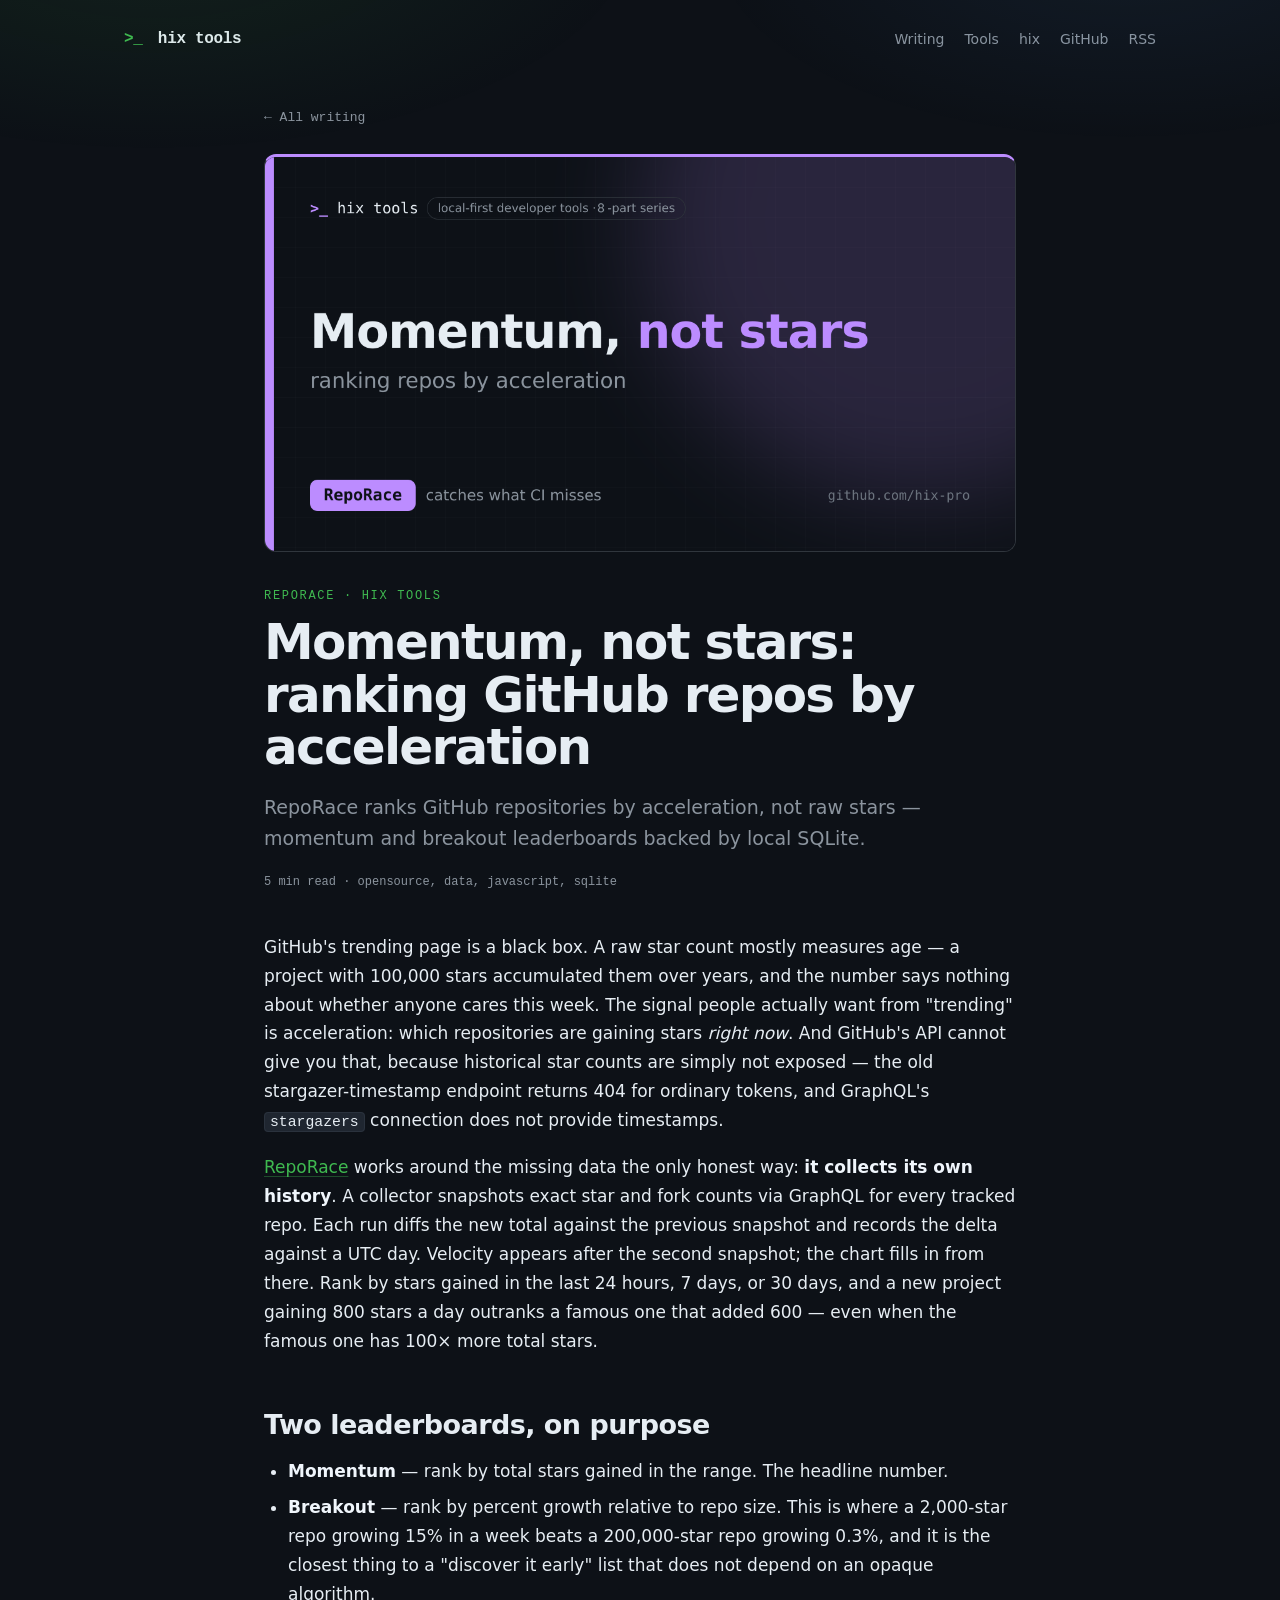
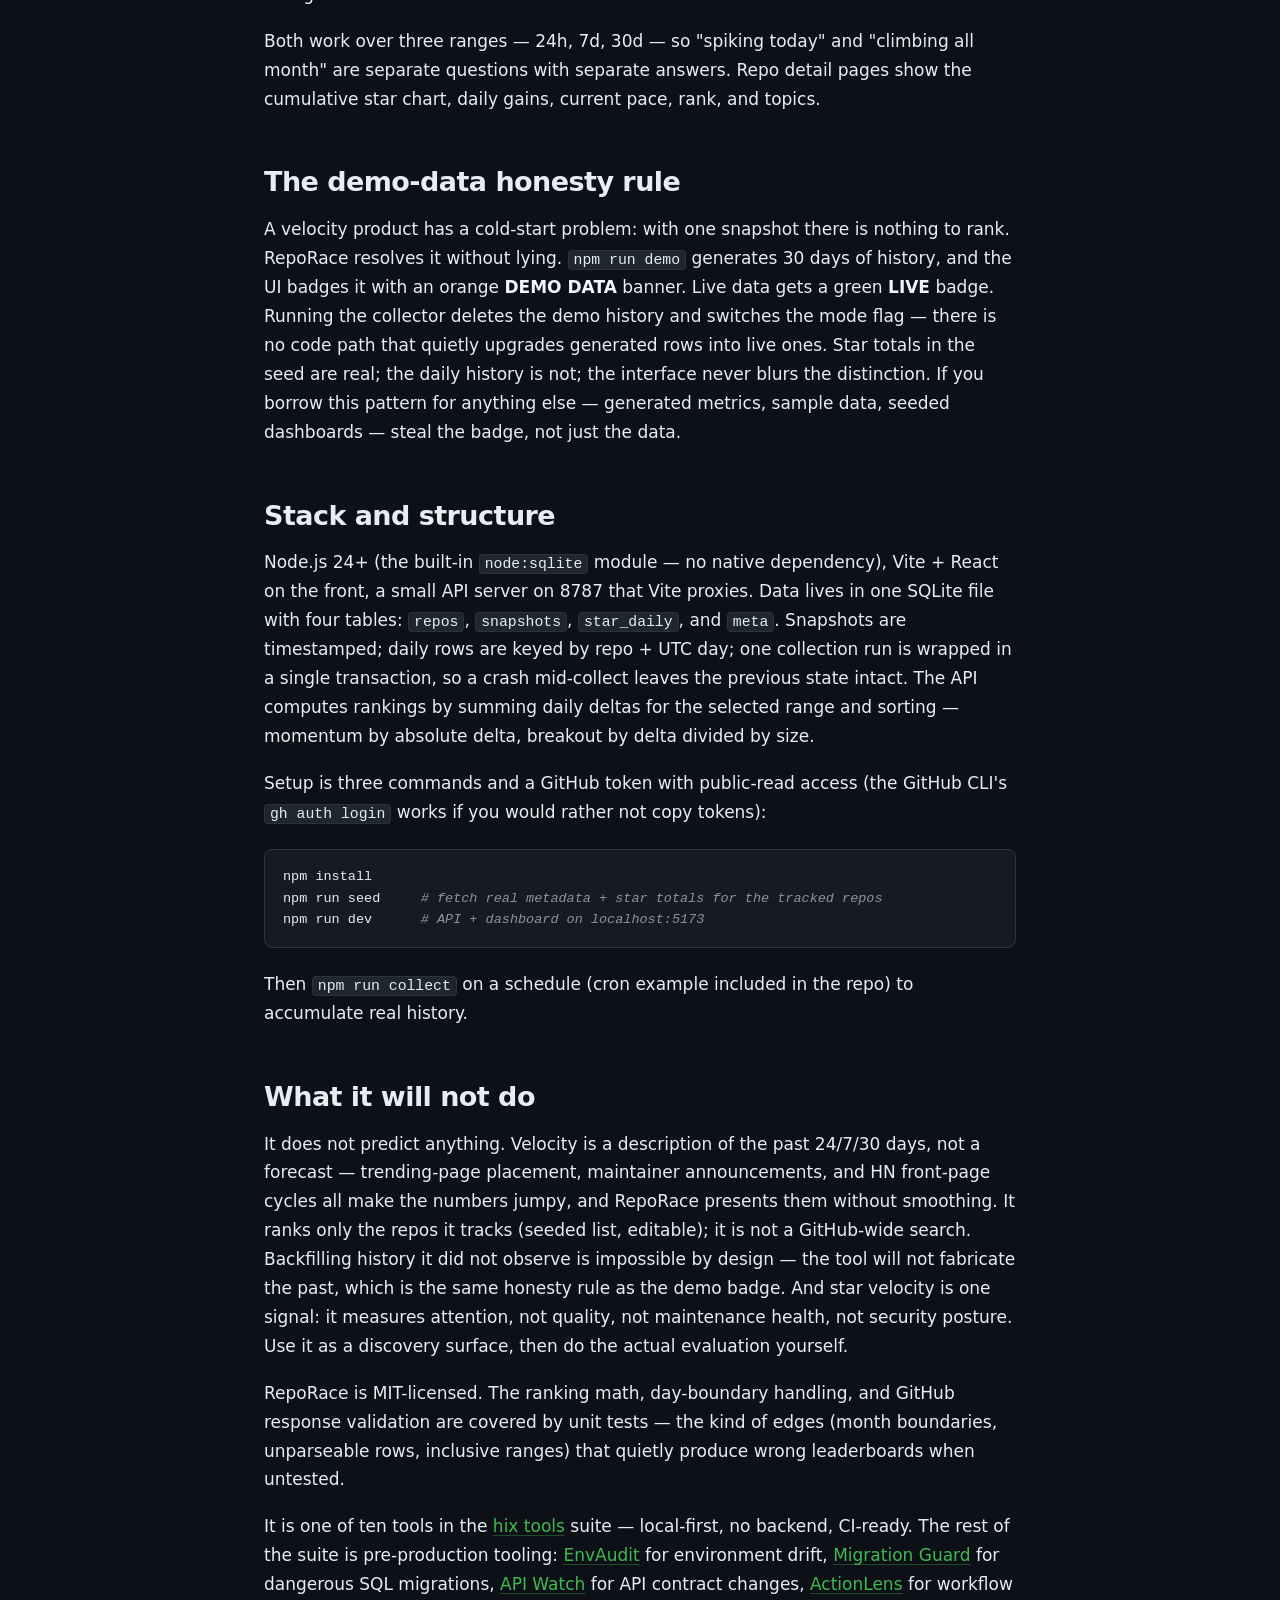
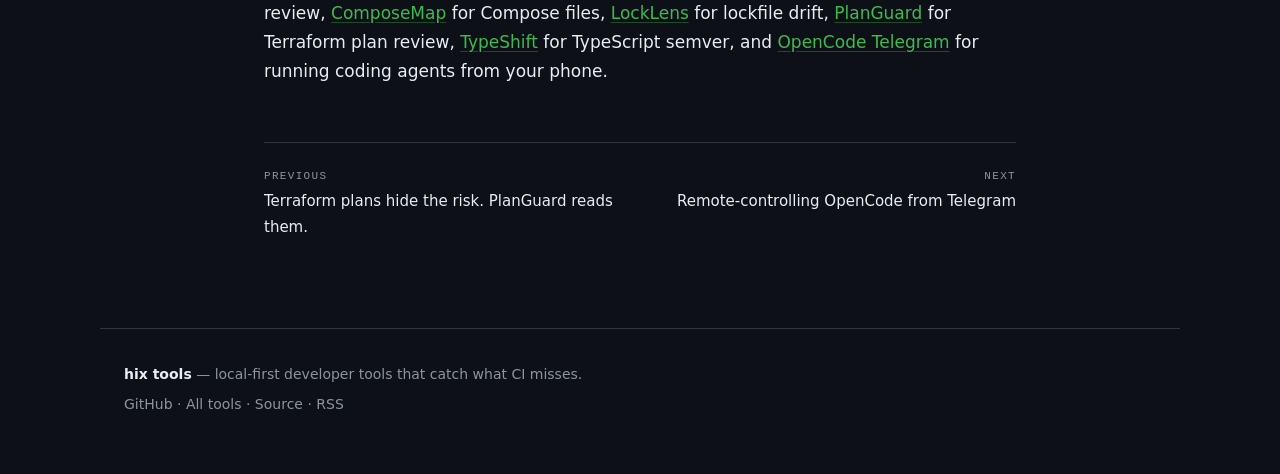
<file: docs/posts/07-reporace-momentum-not-stars.html>
<!doctype html>
<html lang="en">
<head>
  <meta charset="utf-8">
  <meta name="viewport" content="width=device-width, initial-scale=1">
  <title>Momentum, not stars: ranking GitHub repos by acceleration — hix tools — writing</title>
  <meta name="description" content="RepoRace ranks GitHub repositories by acceleration, not raw stars — momentum and breakout leaderboards backed by local SQLite.">
  <link rel="canonical" href="https://hix-pro.github.io/blog/posts/07-reporace-momentum-not-stars.html">
  <link rel="icon" href="../assets/favicon.svg" type="image/svg+xml">
  <link rel="stylesheet" href="../assets/style.css">
  <link rel="alternate" type="application/rss+xml" title="hix tools — writing" href="../feed.xml">
  <meta property="og:type" content="article">
  <meta property="og:site_name" content="hix tools — writing">
  <meta property="og:title" content="Momentum, not stars: ranking GitHub repos by acceleration — hix tools — writing">
  <meta property="og:description" content="RepoRace ranks GitHub repositories by acceleration, not raw stars — momentum and breakout leaderboards backed by local SQLite.">
  <meta property="og:url" content="https://hix-pro.github.io/blog/posts/07-reporace-momentum-not-stars.html">
  <meta property="og:image" content="https://hix-pro.github.io/blog/covers/07-reporace.png">
  <meta name="twitter:card" content="summary_large_image">
  <meta name="twitter:title" content="Momentum, not stars: ranking GitHub repos by acceleration — hix tools — writing">
  <meta name="twitter:description" content="RepoRace ranks GitHub repositories by acceleration, not raw stars — momentum and breakout leaderboards backed by local SQLite.">
  <meta name="twitter:image" content="https://hix-pro.github.io/blog/covers/07-reporace.png">
</head>
<body>
  <a class="skip" href="#main">Skip to content</a>
  <header class="site-header">
    <a class="brand" href="../index.html"><span class="prompt">&gt;_</span> hix tools</a>
    <nav aria-label="Site">
      <a href="../index.html">Writing</a>
      <a href="https://github.com/hix-pro">Tools</a>
      <a href="https://github.com/hix-pro/hix">hix</a>
      <a href="https://github.com/hix-pro/blog">GitHub</a>
      <a href="../feed.xml">RSS</a>
    </nav>
  </header>
  <main id="main" class="post">
  <a class="back" href="../index.html">← All writing</a>
  <div class="post-cover" style="--accent: #bc8cff">
    <img src="../covers/07-reporace.png" alt="Cover for Momentum, not stars: ranking GitHub repos by acceleration" width="2400" height="1260">
  </div>
  <header class="post-header">
    <p class="eyebrow">RepoRace · hix tools</p>
    <h1>Momentum, not stars: ranking GitHub repos by acceleration</h1>
    <p class="lede">RepoRace ranks GitHub repositories by acceleration, not raw stars — momentum and breakout leaderboards backed by local SQLite.</p>
    <p class="post-meta">5 min read · opensource, data, javascript, sqlite</p>
  </header>
  <article class="prose">
    <p>GitHub's trending page is a black box. A raw star count mostly measures age — a project with 100,000 stars accumulated them over years, and the number says nothing about whether anyone cares this week. The signal people actually want from "trending" is acceleration: which repositories are gaining stars <em>right now</em>. And GitHub's API cannot give you that, because historical star counts are simply not exposed — the old stargazer-timestamp endpoint returns 404 for ordinary tokens, and GraphQL's <code>stargazers</code> connection does not provide timestamps.</p>
<p><a href="https://github.com/hix-pro/reporace">RepoRace</a> works around the missing data the only honest way: <strong>it collects its own history</strong>. A collector snapshots exact star and fork counts via GraphQL for every tracked repo. Each run diffs the new total against the previous snapshot and records the delta against a UTC day. Velocity appears after the second snapshot; the chart fills in from there. Rank by stars gained in the last 24 hours, 7 days, or 30 days, and a new project gaining 800 stars a day outranks a famous one that added 600 — even when the famous one has 100× more total stars.</p>
<h2>Two leaderboards, on purpose</h2>
<ul>
<li><strong>Momentum</strong> — rank by total stars gained in the range. The headline number.</li>
<li><strong>Breakout</strong> — rank by percent growth relative to repo size. This is where a 2,000-star repo growing 15% in a week beats a 200,000-star repo growing 0.3%, and it is the closest thing to a "discover it early" list that does not depend on an opaque algorithm.</li>
</ul>
<p>Both work over three ranges — 24h, 7d, 30d — so "spiking today" and "climbing all month" are separate questions with separate answers. Repo detail pages show the cumulative star chart, daily gains, current pace, rank, and topics.</p>
<h2>The demo-data honesty rule</h2>
<p>A velocity product has a cold-start problem: with one snapshot there is nothing to rank. RepoRace resolves it without lying. <code>npm run demo</code> generates 30 days of history, and the UI badges it with an orange <strong>DEMO DATA</strong> banner. Live data gets a green <strong>LIVE</strong> badge. Running the collector deletes the demo history and switches the mode flag — there is no code path that quietly upgrades generated rows into live ones. Star totals in the seed are real; the daily history is not; the interface never blurs the distinction. If you borrow this pattern for anything else — generated metrics, sample data, seeded dashboards — steal the badge, not just the data.</p>
<h2>Stack and structure</h2>
<p>Node.js 24+ (the built-in <code>node:sqlite</code> module — no native dependency), Vite + React on the front, a small API server on 8787 that Vite proxies. Data lives in one SQLite file with four tables: <code>repos</code>, <code>snapshots</code>, <code>star_daily</code>, and <code>meta</code>. Snapshots are timestamped; daily rows are keyed by repo + UTC day; one collection run is wrapped in a single transaction, so a crash mid-collect leaves the previous state intact. The API computes rankings by summing daily deltas for the selected range and sorting — momentum by absolute delta, breakout by delta divided by size.</p>
<p>Setup is three commands and a GitHub token with public-read access (the GitHub CLI's <code>gh auth login</code> works if you would rather not copy tokens):</p>
<div class="highlight"><pre><span></span><code>npm<span class="w"> </span>install
npm<span class="w"> </span>run<span class="w"> </span>seed<span class="w">     </span><span class="c1"># fetch real metadata + star totals for the tracked repos</span>
npm<span class="w"> </span>run<span class="w"> </span>dev<span class="w">      </span><span class="c1"># API + dashboard on localhost:5173</span>
</code></pre></div>

<p>Then <code>npm run collect</code> on a schedule (cron example included in the repo) to accumulate real history.</p>
<h2>What it will not do</h2>
<p>It does not predict anything. Velocity is a description of the past 24/7/30 days, not a forecast — trending-page placement, maintainer announcements, and HN front-page cycles all make the numbers jumpy, and RepoRace presents them without smoothing. It ranks only the repos it tracks (seeded list, editable); it is not a GitHub-wide search. Backfilling history it did not observe is impossible by design — the tool will not fabricate the past, which is the same honesty rule as the demo badge. And star velocity is one signal: it measures attention, not quality, not maintenance health, not security posture. Use it as a discovery surface, then do the actual evaluation yourself.</p>
<p>RepoRace is MIT-licensed. The ranking math, day-boundary handling, and GitHub response validation are covered by unit tests — the kind of edges (month boundaries, unparseable rows, inclusive ranges) that quietly produce wrong leaderboards when untested.</p>
<p>It is one of ten tools in the <a href="https://github.com/hix-pro#readme">hix tools</a> suite — local-first, no backend, CI-ready. The rest of the suite is pre-production tooling: <a href="https://github.com/hix-pro/env-audit">EnvAudit</a> for environment drift, <a href="https://github.com/hix-pro/migration-guard">Migration Guard</a> for dangerous SQL migrations, <a href="https://github.com/hix-pro/api-watch">API Watch</a> for API contract changes, <a href="https://github.com/hix-pro/action-lens">ActionLens</a> for workflow review, <a href="https://github.com/hix-pro/compose-map">ComposeMap</a> for Compose files, <a href="https://github.com/hix-pro/locklens">LockLens</a> for lockfile drift, <a href="https://github.com/hix-pro/planguard">PlanGuard</a> for Terraform plan review, <a href="https://github.com/hix-pro/typeshift">TypeShift</a> for TypeScript semver, and <a href="https://github.com/hix-pro/opencode-telegram">OpenCode Telegram</a> for running coding agents from your phone.</p>
  </article>
  <nav class="post-nav" aria-label="Posts"><a href="08-planguard-terraform-plan-review.html"><span class="label">Previous</span>Terraform plans hide the risk. PlanGuard reads them.</a><a class="next" href="06-opencode-telegram-remote-control.html"><span class="label">Next</span>Remote-controlling OpenCode from Telegram</a></nav>
</main>

  <footer class="site-footer">
    <p><strong>hix tools</strong> — local-first developer tools that catch what CI misses.</p>
    <p><a href="https://github.com/hix-pro">GitHub</a> · <a href="https://github.com/topics/hix-tools">All tools</a> · <a href="https://github.com/hix-pro/blog">Source</a> · <a href="../feed.xml">RSS</a></p>
  </footer>
</body>
</html>
</file>
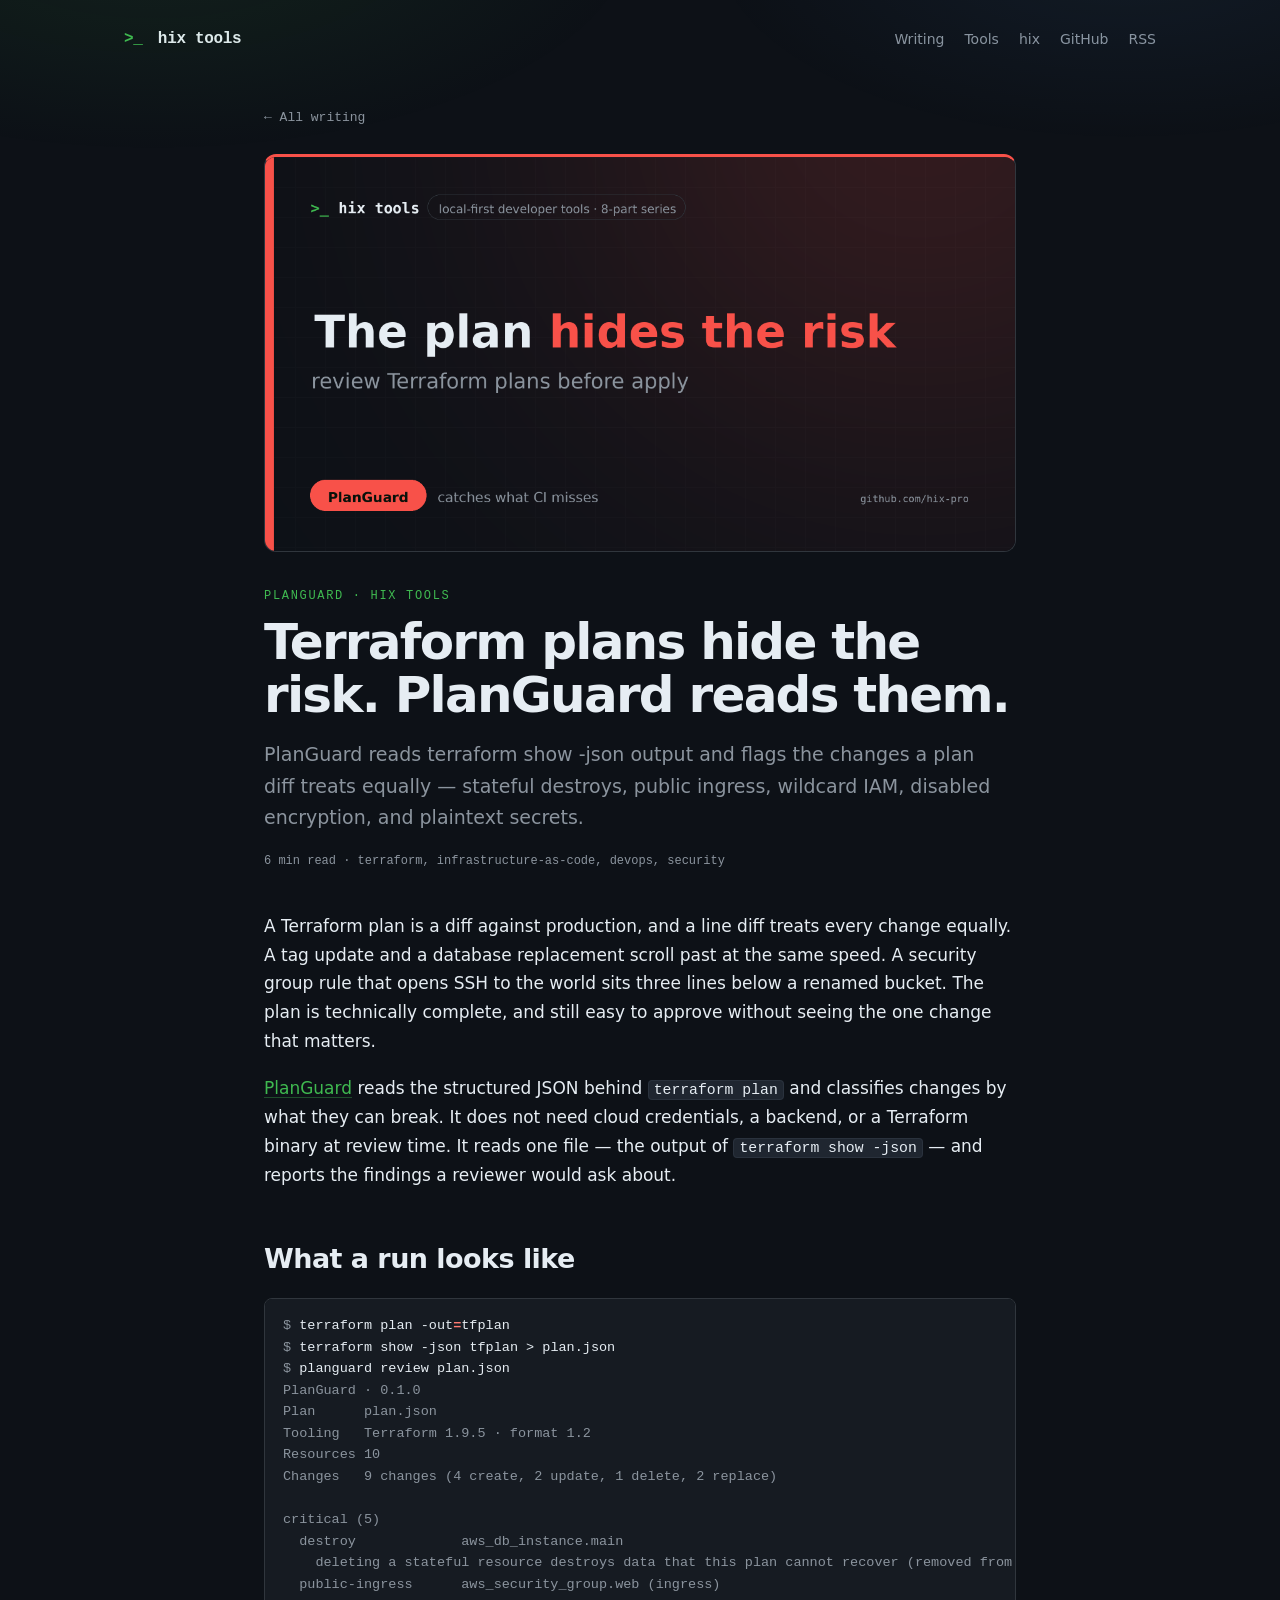
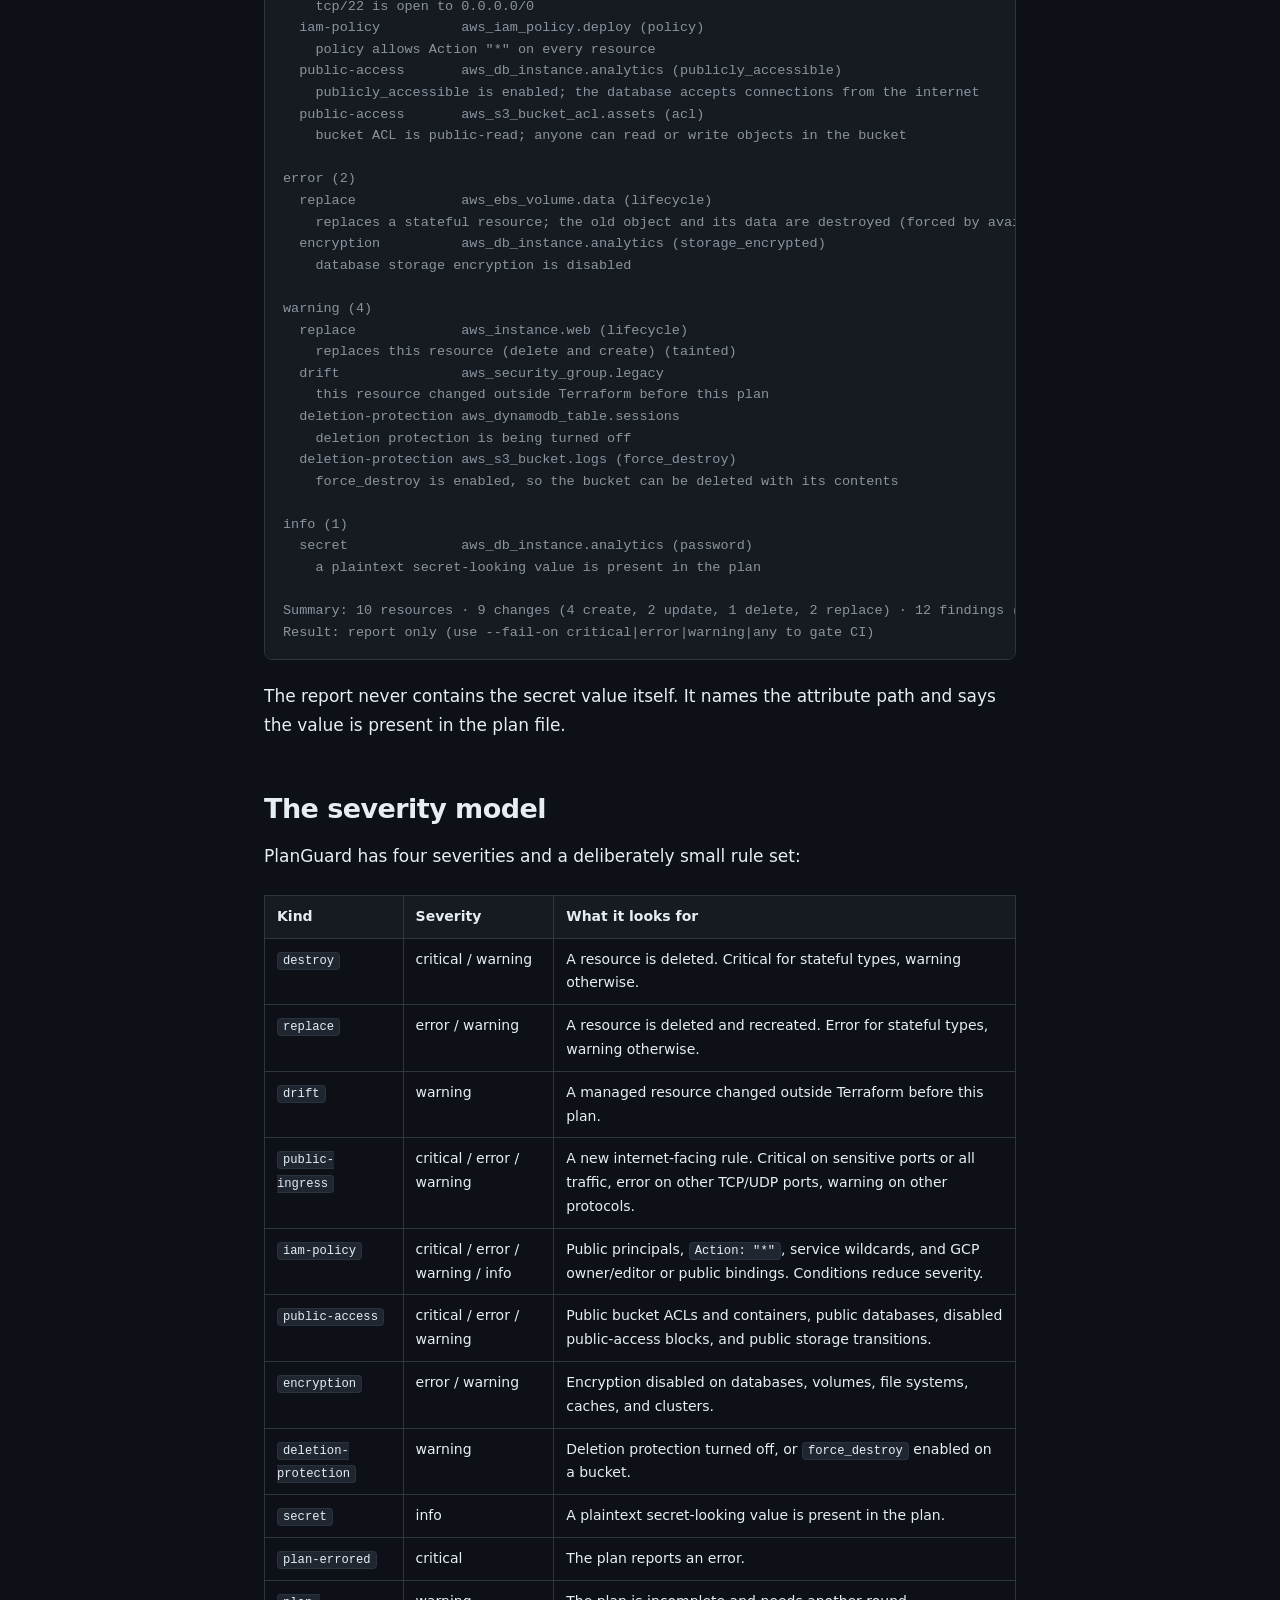
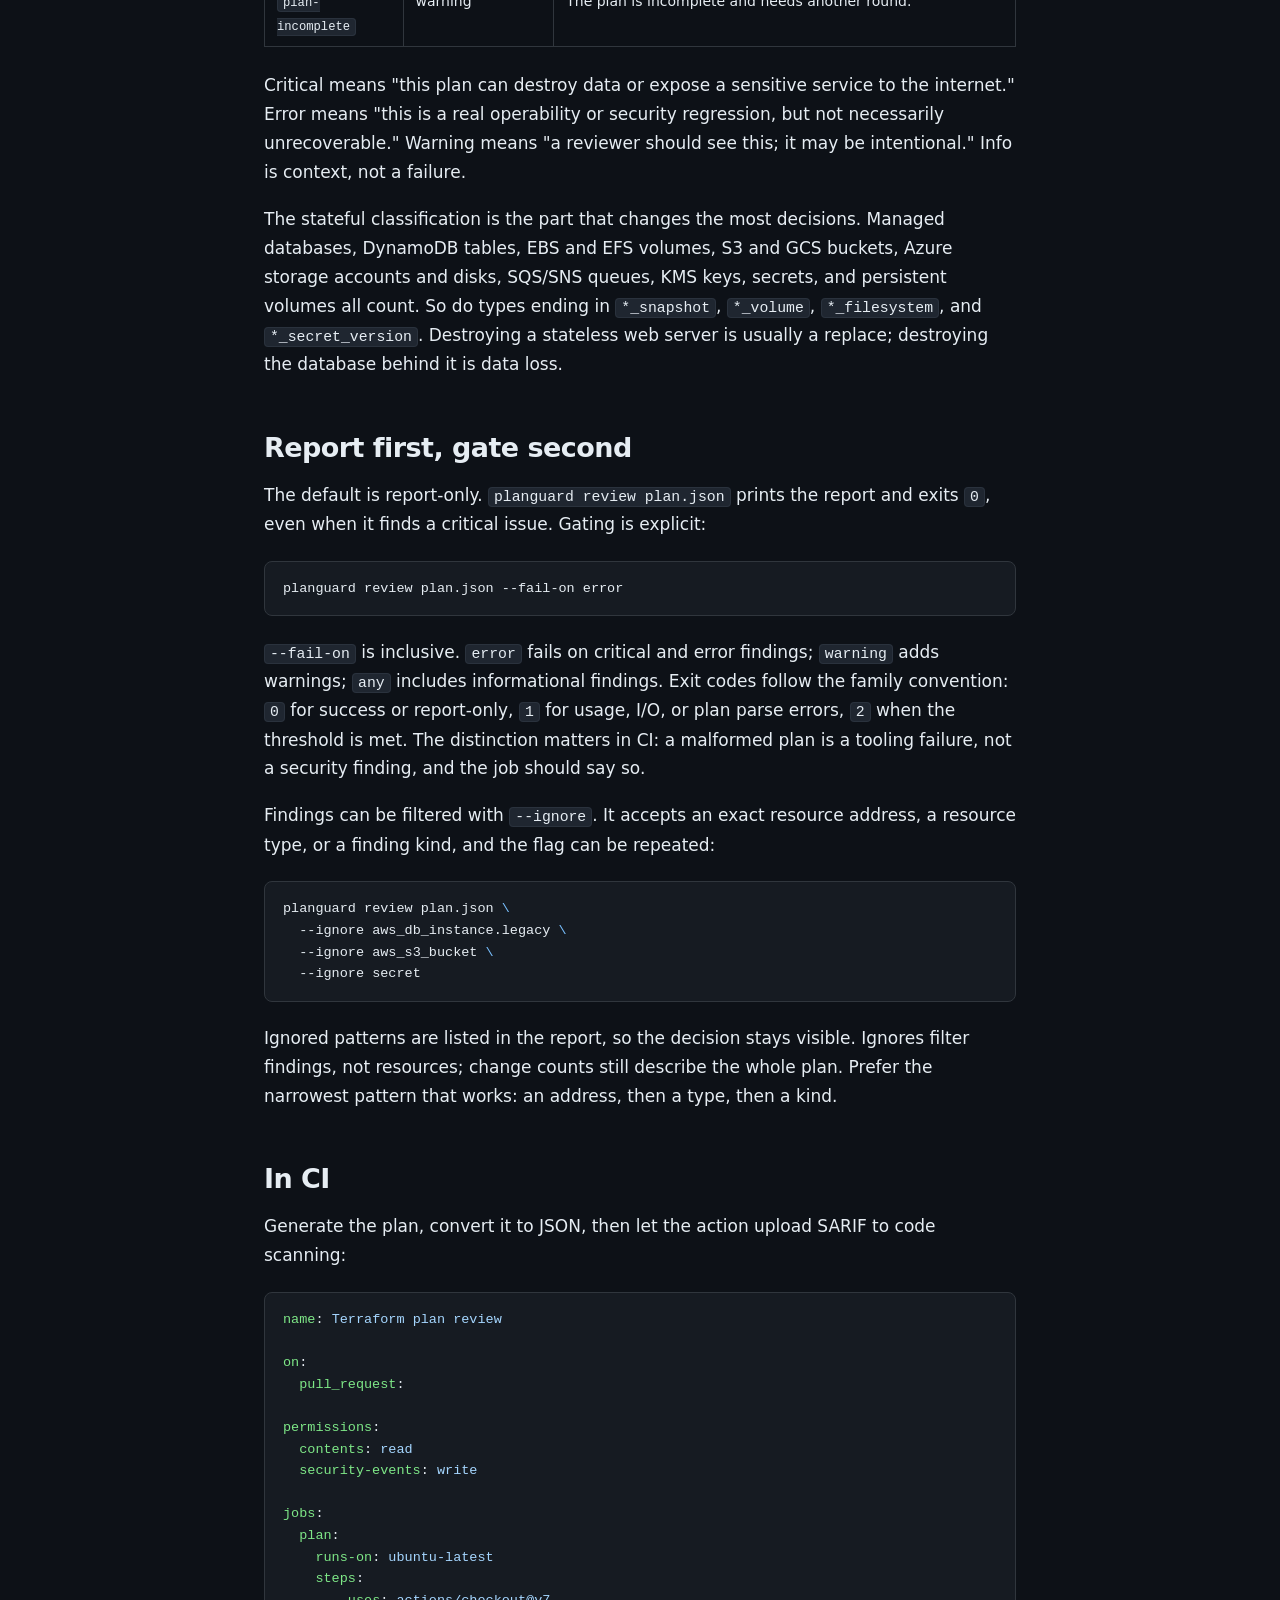
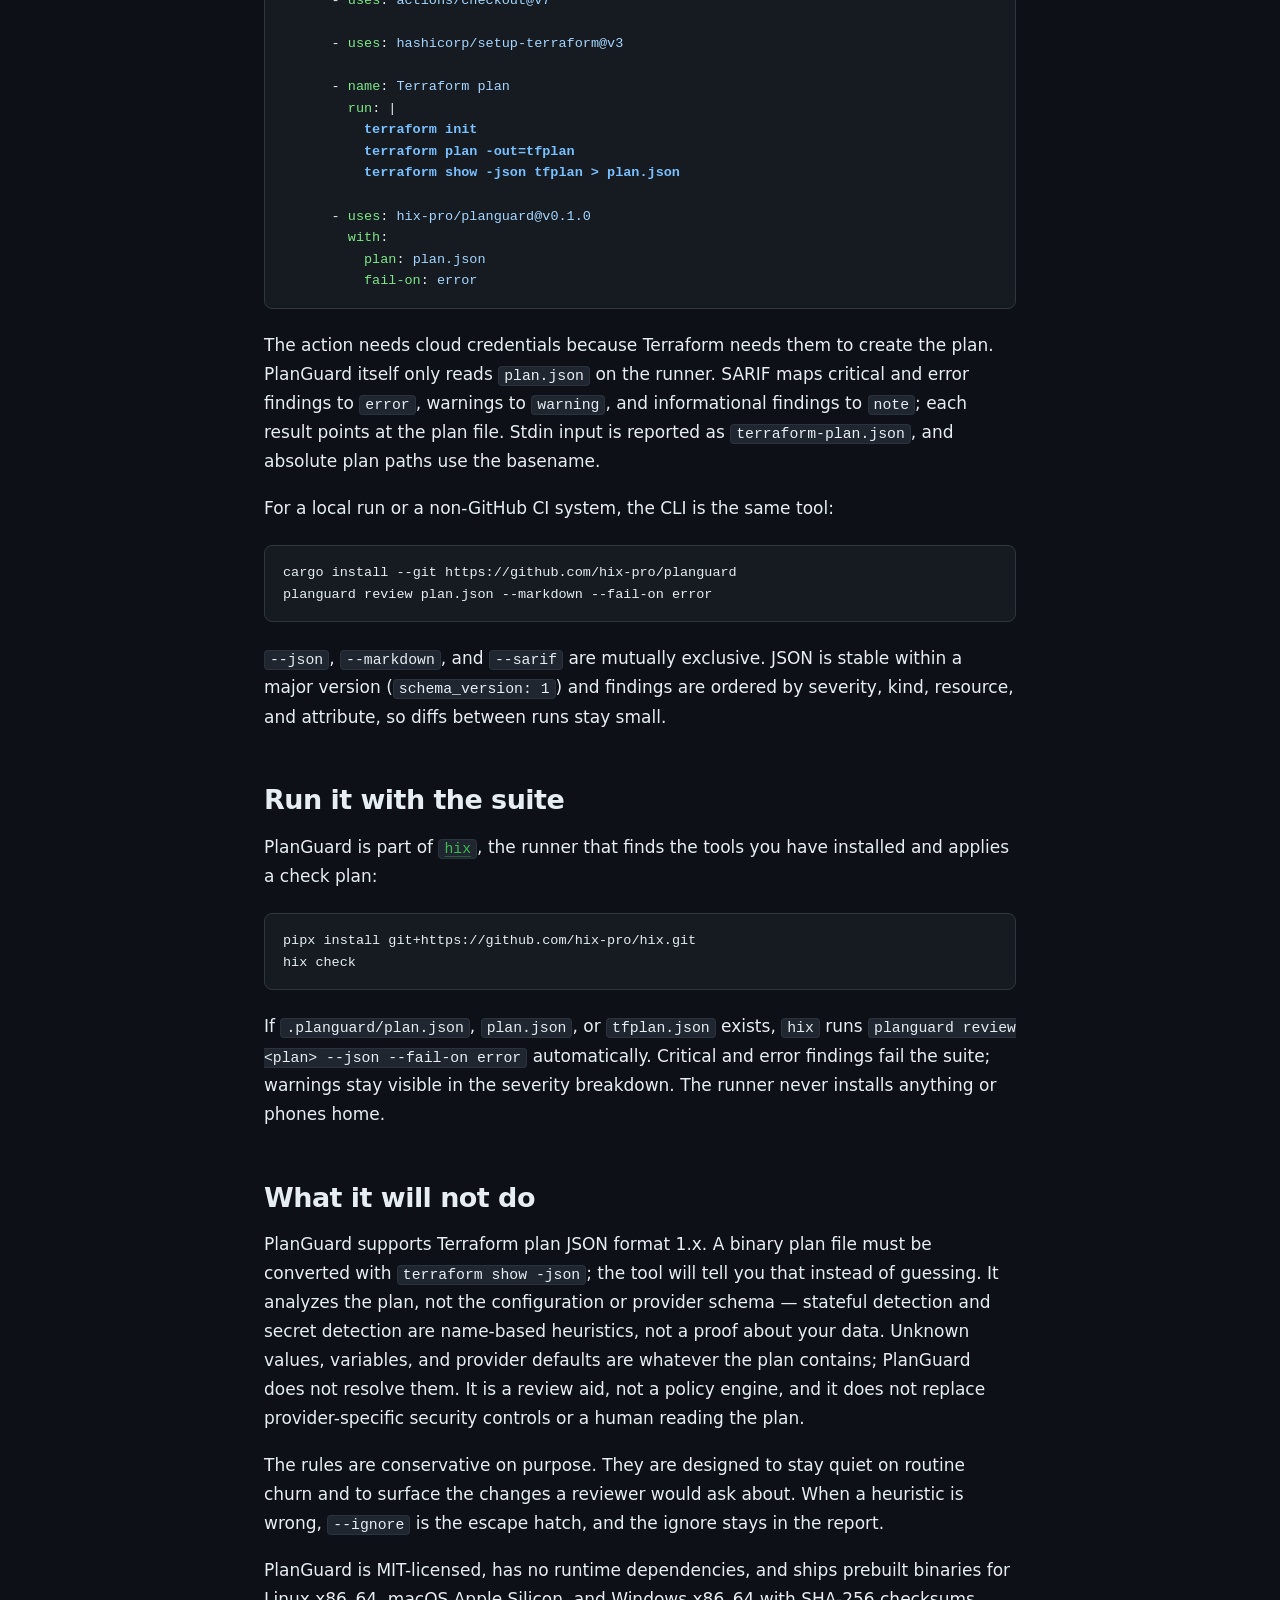
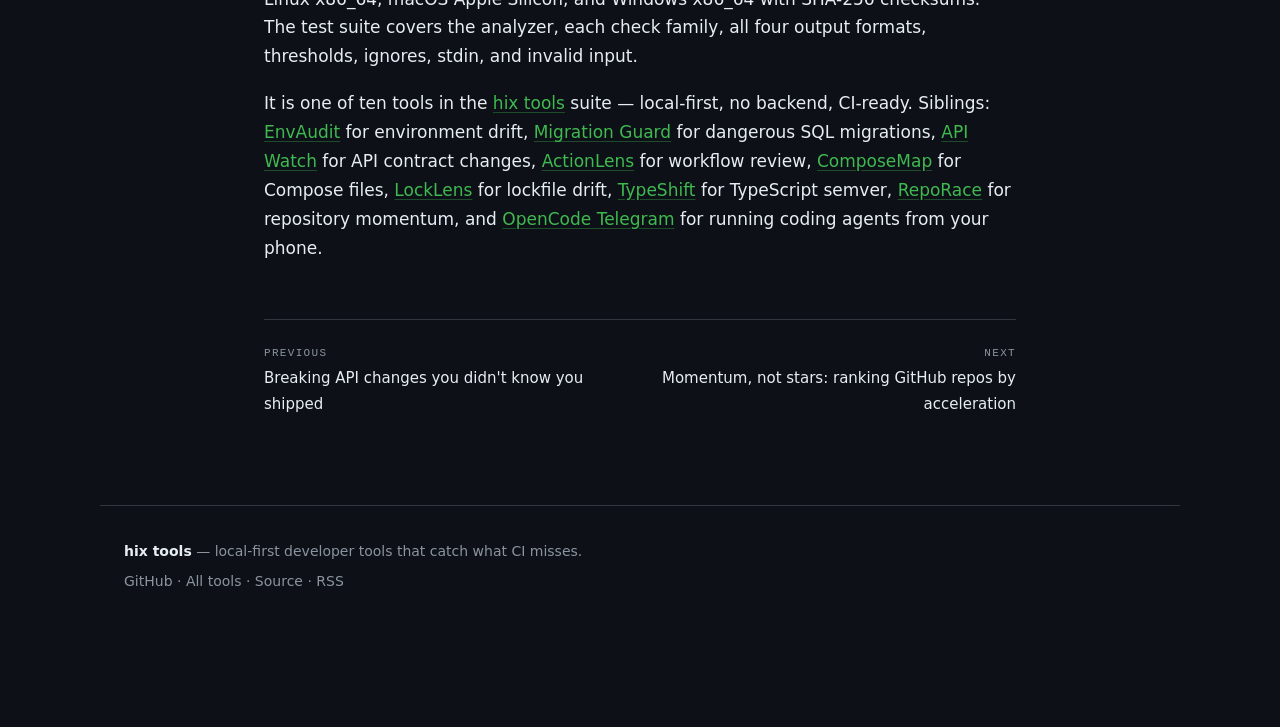
<file: docs/posts/08-planguard-terraform-plan-review.html>
<!doctype html>
<html lang="en">
<head>
  <meta charset="utf-8">
  <meta name="viewport" content="width=device-width, initial-scale=1">
  <title>Terraform plans hide the risk. PlanGuard reads them. — hix tools — writing</title>
  <meta name="description" content="PlanGuard reads terraform show -json output and flags the changes a plan diff treats equally — stateful destroys, public ingress, wildcard IAM, disabled encryption, and plaintext secrets.">
  <link rel="canonical" href="https://hix-pro.github.io/blog/posts/08-planguard-terraform-plan-review.html">
  <link rel="icon" href="../assets/favicon.svg" type="image/svg+xml">
  <link rel="stylesheet" href="../assets/style.css">
  <link rel="alternate" type="application/rss+xml" title="hix tools — writing" href="../feed.xml">
  <meta property="og:type" content="article">
  <meta property="og:site_name" content="hix tools — writing">
  <meta property="og:title" content="Terraform plans hide the risk. PlanGuard reads them. — hix tools — writing">
  <meta property="og:description" content="PlanGuard reads terraform show -json output and flags the changes a plan diff treats equally — stateful destroys, public ingress, wildcard IAM, disabled encryption, and plaintext secrets.">
  <meta property="og:url" content="https://hix-pro.github.io/blog/posts/08-planguard-terraform-plan-review.html">
  <meta property="og:image" content="https://hix-pro.github.io/blog/covers/08-planguard.png">
  <meta name="twitter:card" content="summary_large_image">
  <meta name="twitter:title" content="Terraform plans hide the risk. PlanGuard reads them. — hix tools — writing">
  <meta name="twitter:description" content="PlanGuard reads terraform show -json output and flags the changes a plan diff treats equally — stateful destroys, public ingress, wildcard IAM, disabled encryption, and plaintext secrets.">
  <meta name="twitter:image" content="https://hix-pro.github.io/blog/covers/08-planguard.png">
</head>
<body>
  <a class="skip" href="#main">Skip to content</a>
  <header class="site-header">
    <a class="brand" href="../index.html"><span class="prompt">&gt;_</span> hix tools</a>
    <nav aria-label="Site">
      <a href="../index.html">Writing</a>
      <a href="https://github.com/hix-pro">Tools</a>
      <a href="https://github.com/hix-pro/hix">hix</a>
      <a href="https://github.com/hix-pro/blog">GitHub</a>
      <a href="../feed.xml">RSS</a>
    </nav>
  </header>
  <main id="main" class="post">
  <a class="back" href="../index.html">← All writing</a>
  <div class="post-cover" style="--accent: #f85149">
    <img src="../covers/08-planguard.png" alt="Cover for Terraform plans hide the risk. PlanGuard reads them." width="2400" height="1260">
  </div>
  <header class="post-header">
    <p class="eyebrow">PlanGuard · hix tools</p>
    <h1>Terraform plans hide the risk. PlanGuard reads them.</h1>
    <p class="lede">PlanGuard reads terraform show -json output and flags the changes a plan diff treats equally — stateful destroys, public ingress, wildcard IAM, disabled encryption, and plaintext secrets.</p>
    <p class="post-meta">6 min read · terraform, infrastructure-as-code, devops, security</p>
  </header>
  <article class="prose">
    <p>A Terraform plan is a diff against production, and a line diff treats every change equally. A tag update and a database replacement scroll past at the same speed. A security group rule that opens SSH to the world sits three lines below a renamed bucket. The plan is technically complete, and still easy to approve without seeing the one change that matters.</p>
<p><a href="https://github.com/hix-pro/planguard">PlanGuard</a> reads the structured JSON behind <code>terraform plan</code> and classifies changes by what they can break. It does not need cloud credentials, a backend, or a Terraform binary at review time. It reads one file — the output of <code>terraform show -json</code> — and reports the findings a reviewer would ask about.</p>
<h2>What a run looks like</h2>
<div class="highlight"><pre><span></span><code><span class="gp">$ </span>terraform<span class="w"> </span>plan<span class="w"> </span>-out<span class="o">=</span>tfplan
<span class="gp">$ </span>terraform<span class="w"> </span>show<span class="w"> </span>-json<span class="w"> </span>tfplan<span class="w"> </span>&gt;<span class="w"> </span>plan.json
<span class="gp">$ </span>planguard<span class="w"> </span>review<span class="w"> </span>plan.json
<span class="go">PlanGuard · 0.1.0</span>
<span class="go">Plan      plan.json</span>
<span class="go">Tooling   Terraform 1.9.5 · format 1.2</span>
<span class="go">Resources 10</span>
<span class="go">Changes   9 changes (4 create, 2 update, 1 delete, 2 replace)</span>

<span class="go">critical (5)</span>
<span class="go">  destroy             aws_db_instance.main</span>
<span class="go">    deleting a stateful resource destroys data that this plan cannot recover (removed from configuration)</span>
<span class="go">  public-ingress      aws_security_group.web (ingress)</span>
<span class="go">    tcp/22 is open to 0.0.0.0/0</span>
<span class="go">  iam-policy          aws_iam_policy.deploy (policy)</span>
<span class="go">    policy allows Action &quot;*&quot; on every resource</span>
<span class="go">  public-access       aws_db_instance.analytics (publicly_accessible)</span>
<span class="go">    publicly_accessible is enabled; the database accepts connections from the internet</span>
<span class="go">  public-access       aws_s3_bucket_acl.assets (acl)</span>
<span class="go">    bucket ACL is public-read; anyone can read or write objects in the bucket</span>

<span class="go">error (2)</span>
<span class="go">  replace             aws_ebs_volume.data (lifecycle)</span>
<span class="go">    replaces a stateful resource; the old object and its data are destroyed (forced by availability_zone)</span>
<span class="go">  encryption          aws_db_instance.analytics (storage_encrypted)</span>
<span class="go">    database storage encryption is disabled</span>

<span class="go">warning (4)</span>
<span class="go">  replace             aws_instance.web (lifecycle)</span>
<span class="go">    replaces this resource (delete and create) (tainted)</span>
<span class="go">  drift               aws_security_group.legacy</span>
<span class="go">    this resource changed outside Terraform before this plan</span>
<span class="go">  deletion-protection aws_dynamodb_table.sessions</span>
<span class="go">    deletion protection is being turned off</span>
<span class="go">  deletion-protection aws_s3_bucket.logs (force_destroy)</span>
<span class="go">    force_destroy is enabled, so the bucket can be deleted with its contents</span>

<span class="go">info (1)</span>
<span class="go">  secret              aws_db_instance.analytics (password)</span>
<span class="go">    a plaintext secret-looking value is present in the plan</span>

<span class="go">Summary: 10 resources · 9 changes (4 create, 2 update, 1 delete, 2 replace) · 12 findings (5 critical, 2 errors, 4 warnings, 1 info)</span>
<span class="go">Result: report only (use --fail-on critical|error|warning|any to gate CI)</span>
</code></pre></div>

<p>The report never contains the secret value itself. It names the attribute path and says the value is present in the plan file.</p>
<h2>The severity model</h2>
<p>PlanGuard has four severities and a deliberately small rule set:</p>
<table>
<thead>
<tr>
<th>Kind</th>
<th>Severity</th>
<th>What it looks for</th>
</tr>
</thead>
<tbody>
<tr>
<td><code>destroy</code></td>
<td>critical / warning</td>
<td>A resource is deleted. Critical for stateful types, warning otherwise.</td>
</tr>
<tr>
<td><code>replace</code></td>
<td>error / warning</td>
<td>A resource is deleted and recreated. Error for stateful types, warning otherwise.</td>
</tr>
<tr>
<td><code>drift</code></td>
<td>warning</td>
<td>A managed resource changed outside Terraform before this plan.</td>
</tr>
<tr>
<td><code>public-ingress</code></td>
<td>critical / error / warning</td>
<td>A new internet-facing rule. Critical on sensitive ports or all traffic, error on other TCP/UDP ports, warning on other protocols.</td>
</tr>
<tr>
<td><code>iam-policy</code></td>
<td>critical / error / warning / info</td>
<td>Public principals, <code>Action: "*"</code>, service wildcards, and GCP owner/editor or public bindings. Conditions reduce severity.</td>
</tr>
<tr>
<td><code>public-access</code></td>
<td>critical / error / warning</td>
<td>Public bucket ACLs and containers, public databases, disabled public-access blocks, and public storage transitions.</td>
</tr>
<tr>
<td><code>encryption</code></td>
<td>error / warning</td>
<td>Encryption disabled on databases, volumes, file systems, caches, and clusters.</td>
</tr>
<tr>
<td><code>deletion-protection</code></td>
<td>warning</td>
<td>Deletion protection turned off, or <code>force_destroy</code> enabled on a bucket.</td>
</tr>
<tr>
<td><code>secret</code></td>
<td>info</td>
<td>A plaintext secret-looking value is present in the plan.</td>
</tr>
<tr>
<td><code>plan-errored</code></td>
<td>critical</td>
<td>The plan reports an error.</td>
</tr>
<tr>
<td><code>plan-incomplete</code></td>
<td>warning</td>
<td>The plan is incomplete and needs another round.</td>
</tr>
</tbody>
</table>
<p>Critical means "this plan can destroy data or expose a sensitive service to the internet." Error means "this is a real operability or security regression, but not necessarily unrecoverable." Warning means "a reviewer should see this; it may be intentional." Info is context, not a failure.</p>
<p>The stateful classification is the part that changes the most decisions. Managed databases, DynamoDB tables, EBS and EFS volumes, S3 and GCS buckets, Azure storage accounts and disks, SQS/SNS queues, KMS keys, secrets, and persistent volumes all count. So do types ending in <code>*_snapshot</code>, <code>*_volume</code>, <code>*_filesystem</code>, and <code>*_secret_version</code>. Destroying a stateless web server is usually a replace; destroying the database behind it is data loss.</p>
<h2>Report first, gate second</h2>
<p>The default is report-only. <code>planguard review plan.json</code> prints the report and exits <code>0</code>, even when it finds a critical issue. Gating is explicit:</p>
<div class="highlight"><pre><span></span><code>planguard<span class="w"> </span>review<span class="w"> </span>plan.json<span class="w"> </span>--fail-on<span class="w"> </span>error
</code></pre></div>

<p><code>--fail-on</code> is inclusive. <code>error</code> fails on critical and error findings; <code>warning</code> adds warnings; <code>any</code> includes informational findings. Exit codes follow the family convention: <code>0</code> for success or report-only, <code>1</code> for usage, I/O, or plan parse errors, <code>2</code> when the threshold is met. The distinction matters in CI: a malformed plan is a tooling failure, not a security finding, and the job should say so.</p>
<p>Findings can be filtered with <code>--ignore</code>. It accepts an exact resource address, a resource type, or a finding kind, and the flag can be repeated:</p>
<div class="highlight"><pre><span></span><code>planguard<span class="w"> </span>review<span class="w"> </span>plan.json<span class="w"> </span><span class="se">\</span>
<span class="w">  </span>--ignore<span class="w"> </span>aws_db_instance.legacy<span class="w"> </span><span class="se">\</span>
<span class="w">  </span>--ignore<span class="w"> </span>aws_s3_bucket<span class="w"> </span><span class="se">\</span>
<span class="w">  </span>--ignore<span class="w"> </span>secret
</code></pre></div>

<p>Ignored patterns are listed in the report, so the decision stays visible. Ignores filter findings, not resources; change counts still describe the whole plan. Prefer the narrowest pattern that works: an address, then a type, then a kind.</p>
<h2>In CI</h2>
<p>Generate the plan, convert it to JSON, then let the action upload SARIF to code scanning:</p>
<div class="highlight"><pre><span></span><code><span class="nt">name</span><span class="p">:</span><span class="w"> </span><span class="l l-Scalar l-Scalar-Plain">Terraform plan review</span>

<span class="nt">on</span><span class="p">:</span>
<span class="w">  </span><span class="nt">pull_request</span><span class="p">:</span>

<span class="nt">permissions</span><span class="p">:</span>
<span class="w">  </span><span class="nt">contents</span><span class="p">:</span><span class="w"> </span><span class="l l-Scalar l-Scalar-Plain">read</span>
<span class="w">  </span><span class="nt">security-events</span><span class="p">:</span><span class="w"> </span><span class="l l-Scalar l-Scalar-Plain">write</span>

<span class="nt">jobs</span><span class="p">:</span>
<span class="w">  </span><span class="nt">plan</span><span class="p">:</span>
<span class="w">    </span><span class="nt">runs-on</span><span class="p">:</span><span class="w"> </span><span class="l l-Scalar l-Scalar-Plain">ubuntu-latest</span>
<span class="w">    </span><span class="nt">steps</span><span class="p">:</span>
<span class="w">      </span><span class="p p-Indicator">-</span><span class="w"> </span><span class="nt">uses</span><span class="p">:</span><span class="w"> </span><span class="l l-Scalar l-Scalar-Plain">actions/checkout@v7</span>

<span class="w">      </span><span class="p p-Indicator">-</span><span class="w"> </span><span class="nt">uses</span><span class="p">:</span><span class="w"> </span><span class="l l-Scalar l-Scalar-Plain">hashicorp/setup-terraform@v3</span>

<span class="w">      </span><span class="p p-Indicator">-</span><span class="w"> </span><span class="nt">name</span><span class="p">:</span><span class="w"> </span><span class="l l-Scalar l-Scalar-Plain">Terraform plan</span>
<span class="w">        </span><span class="nt">run</span><span class="p">:</span><span class="w"> </span><span class="p p-Indicator">|</span>
<span class="w">          </span><span class="no">terraform init</span>
<span class="w">          </span><span class="no">terraform plan -out=tfplan</span>
<span class="w">          </span><span class="no">terraform show -json tfplan &gt; plan.json</span>

<span class="w">      </span><span class="p p-Indicator">-</span><span class="w"> </span><span class="nt">uses</span><span class="p">:</span><span class="w"> </span><span class="l l-Scalar l-Scalar-Plain">hix-pro/planguard@v0.1.0</span>
<span class="w">        </span><span class="nt">with</span><span class="p">:</span>
<span class="w">          </span><span class="nt">plan</span><span class="p">:</span><span class="w"> </span><span class="l l-Scalar l-Scalar-Plain">plan.json</span>
<span class="w">          </span><span class="nt">fail-on</span><span class="p">:</span><span class="w"> </span><span class="l l-Scalar l-Scalar-Plain">error</span>
</code></pre></div>

<p>The action needs cloud credentials because Terraform needs them to create the plan. PlanGuard itself only reads <code>plan.json</code> on the runner. SARIF maps critical and error findings to <code>error</code>, warnings to <code>warning</code>, and informational findings to <code>note</code>; each result points at the plan file. Stdin input is reported as <code>terraform-plan.json</code>, and absolute plan paths use the basename.</p>
<p>For a local run or a non-GitHub CI system, the CLI is the same tool:</p>
<div class="highlight"><pre><span></span><code>cargo<span class="w"> </span>install<span class="w"> </span>--git<span class="w"> </span>https://github.com/hix-pro/planguard
planguard<span class="w"> </span>review<span class="w"> </span>plan.json<span class="w"> </span>--markdown<span class="w"> </span>--fail-on<span class="w"> </span>error
</code></pre></div>

<p><code>--json</code>, <code>--markdown</code>, and <code>--sarif</code> are mutually exclusive. JSON is stable within a major version (<code>schema_version: 1</code>) and findings are ordered by severity, kind, resource, and attribute, so diffs between runs stay small.</p>
<h2>Run it with the suite</h2>
<p>PlanGuard is part of <a href="https://github.com/hix-pro/hix"><code>hix</code></a>, the runner that finds the tools you have installed and applies a check plan:</p>
<div class="highlight"><pre><span></span><code>pipx<span class="w"> </span>install<span class="w"> </span>git+https://github.com/hix-pro/hix.git
hix<span class="w"> </span>check
</code></pre></div>

<p>If <code>.planguard/plan.json</code>, <code>plan.json</code>, or <code>tfplan.json</code> exists, <code>hix</code> runs <code>planguard review &lt;plan&gt; --json --fail-on error</code> automatically. Critical and error findings fail the suite; warnings stay visible in the severity breakdown. The runner never installs anything or phones home.</p>
<h2>What it will not do</h2>
<p>PlanGuard supports Terraform plan JSON format 1.x. A binary plan file must be converted with <code>terraform show -json</code>; the tool will tell you that instead of guessing. It analyzes the plan, not the configuration or provider schema — stateful detection and secret detection are name-based heuristics, not a proof about your data. Unknown values, variables, and provider defaults are whatever the plan contains; PlanGuard does not resolve them. It is a review aid, not a policy engine, and it does not replace provider-specific security controls or a human reading the plan.</p>
<p>The rules are conservative on purpose. They are designed to stay quiet on routine churn and to surface the changes a reviewer would ask about. When a heuristic is wrong, <code>--ignore</code> is the escape hatch, and the ignore stays in the report.</p>
<p>PlanGuard is MIT-licensed, has no runtime dependencies, and ships prebuilt binaries for Linux x86_64, macOS Apple Silicon, and Windows x86_64 with SHA-256 checksums. The test suite covers the analyzer, each check family, all four output formats, thresholds, ignores, stdin, and invalid input.</p>
<p>It is one of ten tools in the <a href="https://github.com/hix-pro#readme">hix tools</a> suite — local-first, no backend, CI-ready. Siblings: <a href="https://github.com/hix-pro/env-audit">EnvAudit</a> for environment drift, <a href="https://github.com/hix-pro/migration-guard">Migration Guard</a> for dangerous SQL migrations, <a href="https://github.com/hix-pro/api-watch">API Watch</a> for API contract changes, <a href="https://github.com/hix-pro/action-lens">ActionLens</a> for workflow review, <a href="https://github.com/hix-pro/compose-map">ComposeMap</a> for Compose files, <a href="https://github.com/hix-pro/locklens">LockLens</a> for lockfile drift, <a href="https://github.com/hix-pro/typeshift">TypeShift</a> for TypeScript semver, <a href="https://github.com/hix-pro/reporace">RepoRace</a> for repository momentum, and <a href="https://github.com/hix-pro/opencode-telegram">OpenCode Telegram</a> for running coding agents from your phone.</p>
  </article>
  <nav class="post-nav" aria-label="Posts"><a href="03-api-watch-breaking-api-changes.html"><span class="label">Previous</span>Breaking API changes you didn&#x27;t know you shipped</a><a class="next" href="07-reporace-momentum-not-stars.html"><span class="label">Next</span>Momentum, not stars: ranking GitHub repos by acceleration</a></nav>
</main>

  <footer class="site-footer">
    <p><strong>hix tools</strong> — local-first developer tools that catch what CI misses.</p>
    <p><a href="https://github.com/hix-pro">GitHub</a> · <a href="https://github.com/topics/hix-tools">All tools</a> · <a href="https://github.com/hix-pro/blog">Source</a> · <a href="../feed.xml">RSS</a></p>
  </footer>
</body>
</html>
</file>
<file: docs/assets/style.css>
/* hix tools writing — generated by scripts/build_site.py */
:root {
  --bg: #0d1117;
  --bg-soft: #161b22;
  --border: #30363d;
  --text: #e6edf3;
  --muted: #8b949e;
  --green: #3fb950;
  --radius: 12px;
  --max: 1080px;
  --mono: ui-monospace, SFMono-Regular, Menlo, Consolas, "Liberation Mono", monospace;
}
*, *::before, *::after { box-sizing: border-box; }
html { scroll-behavior: smooth; }
body {
  margin: 0;
  background: var(--bg);
  color: var(--text);
  font: 17px/1.7 ui-sans-serif, system-ui, -apple-system, "Segoe UI", sans-serif;
  -webkit-font-smoothing: antialiased;
}
body::before {
  content: "";
  position: fixed;
  inset: 0;
  pointer-events: none;
  background:
    radial-gradient(700px 320px at 12% -8%, rgba(63,185,80,.10), transparent 70%),
    radial-gradient(600px 280px at 88% -6%, rgba(88,166,255,.07), transparent 70%);
}
a { color: var(--green); text-decoration: none; }
a:hover { text-decoration: underline; }
:focus-visible { outline: 2px solid var(--green); outline-offset: 3px; }
.skip {
  position: absolute; left: -999px; top: 12px; z-index: 10;
  background: var(--green); color: #0d1117; padding: 8px 14px; border-radius: 6px;
}
.skip:focus { left: 12px; }
.site-header {
  max-width: var(--max);
  margin: 0 auto;
  padding: 26px 24px 0;
  display: flex;
  align-items: center;
  justify-content: space-between;
  gap: 16px;
}
.brand {
  font-family: var(--mono);
  font-weight: 700;
  font-size: 16px;
  color: var(--text);
  letter-spacing: -0.02em;
}
.brand:hover { text-decoration: none; }
.brand .prompt { color: var(--green); margin-right: 6px; }
nav { display: flex; gap: 20px; flex-wrap: wrap; }
nav a { color: var(--muted); font-size: 14px; }
nav a:hover { color: var(--text); text-decoration: none; }
main {
  position: relative;
  max-width: var(--max);
  margin: 0 auto;
  padding: 48px 24px 88px;
}
.hero {
  padding: 44px 0 44px;
  border-bottom: 1px solid var(--border);
}
.eyebrow {
  margin: 0;
  font-family: var(--mono);
  font-size: 12px;
  letter-spacing: .14em;
  text-transform: uppercase;
  color: var(--green);
}
h1 {
  margin: 14px 0 18px;
  font-size: clamp(38px, 6vw, 64px);
  line-height: 1.05;
  letter-spacing: -0.035em;
  max-width: 820px;
}
.lede {
  margin: 0;
  max-width: 740px;
  color: var(--muted);
  font-size: 19px;
  line-height: 1.65;
}
.hero-actions { display: flex; flex-wrap: wrap; gap: 12px; margin-top: 28px; }
.button {
  display: inline-block;
  padding: 10px 18px;
  border-radius: 8px;
  background: var(--green);
  color: #07110a;
  font-size: 14px;
  font-weight: 700;
}
.button:hover { text-decoration: none; filter: brightness(1.08); }
.button.ghost {
  background: transparent;
  color: var(--text);
  border: 1px solid var(--border);
}
.button.ghost:hover { border-color: var(--muted); filter: none; }
.section-head {
  display: flex;
  align-items: baseline;
  justify-content: space-between;
  gap: 16px;
  margin: 52px 0 22px;
}
.section-head h2 { margin: 0; font-size: 26px; letter-spacing: -0.02em; }
.section-head span { color: var(--muted); font-family: var(--mono); font-size: 12px; }
.grid { display: grid; grid-template-columns: repeat(2, minmax(0, 1fr)); gap: 20px; }
.card {
  display: flex;
  flex-direction: column;
  color: var(--text);
  background: var(--bg-soft);
  border: 1px solid var(--border);
  border-top: 3px solid var(--accent, var(--green));
  border-radius: var(--radius);
  overflow: hidden;
  transition: transform .15s ease, border-color .15s ease;
}
.card:hover {
  transform: translateY(-2px);
  border-color: var(--accent, var(--green));
  text-decoration: none;
}
.card-cover { aspect-ratio: 2400 / 1260; overflow: hidden; background: #000; }
.card-cover img { display: block; width: 100%; height: 100%; object-fit: cover; }
.card-body { display: flex; flex-direction: column; gap: 8px; padding: 18px 20px 22px; }
.card-kicker {
  margin: 0;
  font-family: var(--mono);
  font-size: 11px;
  letter-spacing: .12em;
  text-transform: uppercase;
  color: var(--accent, var(--green));
}
.card h3 { margin: 0; font-size: 20px; line-height: 1.28; letter-spacing: -0.015em; }
.card p { margin: 0; color: var(--muted); font-size: 14.5px; line-height: 1.6; }
.card .card-meta {
  margin-top: auto;
  padding-top: 12px;
  font-family: var(--mono);
  font-size: 11px;
  color: var(--muted);
}
.card.featured { grid-column: 1 / -1; display: grid; grid-template-columns: 1.05fr 1fr; }
.card.featured .card-cover { height: 100%; aspect-ratio: auto; }
.card.featured .card-body { justify-content: center; padding: 30px 34px; }
.card.featured h3 { font-size: clamp(24px, 3vw, 34px); }
.card.featured p { font-size: 16px; }
.post { max-width: 800px; }
.back { font-family: var(--mono); font-size: 13px; color: var(--muted); }
.back:hover { color: var(--text); }
.post-cover {
  margin: 24px 0 34px;
  border: 1px solid var(--border);
  border-top: 3px solid var(--accent, var(--green));
  border-radius: var(--radius);
  overflow: hidden;
}
.post-cover img { display: block; width: 100%; height: auto; }
.post-header h1 { font-size: clamp(32px, 5vw, 50px); margin-top: 10px; }
.post-meta {
  margin: 18px 0 0;
  font-family: var(--mono);
  font-size: 12px;
  color: var(--muted);
}
.prose { margin-top: 40px; }
.prose h2 { margin: 52px 0 16px; font-size: 27px; line-height: 1.25; letter-spacing: -0.02em; }
.prose h3 { margin: 34px 0 12px; font-size: 20px; }
.prose p, .prose ul, .prose ol { margin: 0 0 18px; }
.prose ul, .prose ol { padding-left: 24px; }
.prose li { margin: 7px 0; }
.prose strong { color: #f0f6fc; }
.prose code {
  font-family: var(--mono);
  font-size: .87em;
  background: #1f2630;
  border: 1px solid #2a323d;
  padding: 1px 5px;
  border-radius: 4px;
}
.prose pre {
  margin: 22px 0;
  padding: 16px 18px;
  overflow-x: auto;
  background: var(--bg-soft);
  border: 1px solid var(--border);
  border-radius: 8px;
  font-size: 13.5px;
  line-height: 1.6;
}
.prose pre code { background: none; border: 0; padding: 0; font-size: inherit; }
.prose pre { scrollbar-width: thin; scrollbar-color: var(--border) var(--bg-soft); }
.prose pre::-webkit-scrollbar { height: 8px; }
.prose pre::-webkit-scrollbar-track { background: var(--bg-soft); }
.prose pre::-webkit-scrollbar-thumb { background: var(--border); border-radius: 8px; }
.prose blockquote {
  margin: 24px 0;
  padding: 4px 0 4px 18px;
  border-left: 3px solid var(--green);
  color: var(--muted);
}
.prose table { width: 100%; border-collapse: collapse; margin: 24px 0; font-size: 14px; }
.prose th, .prose td { padding: 9px 12px; border: 1px solid var(--border); text-align: left; vertical-align: top; }
.prose th { background: var(--bg-soft); }
.prose img { max-width: 100%; height: auto; }
.prose hr { border: 0; border-top: 1px solid var(--border); margin: 42px 0; }
.prose a { text-decoration: underline; text-underline-offset: 3px; text-decoration-color: rgba(63,185,80,.35); }
.prose a:hover { text-decoration-color: var(--green); }
.post-nav {
  display: flex;
  justify-content: space-between;
  gap: 20px;
  margin-top: 56px;
  padding-top: 24px;
  border-top: 1px solid var(--border);
}
.post-nav a { max-width: 48%; color: var(--text); font-size: 15px; }
.post-nav a:hover { color: var(--green); text-decoration: none; }
.post-nav .next { margin-left: auto; text-align: right; }
.post-nav .label {
  display: block;
  margin-bottom: 4px;
  font-family: var(--mono);
  font-size: 11px;
  letter-spacing: .12em;
  text-transform: uppercase;
  color: var(--muted);
}
.site-footer {
  max-width: var(--max);
  margin: 0 auto;
  padding: 28px 24px 48px;
  border-top: 1px solid var(--border);
  color: var(--muted);
  font-size: 14px;
}
.site-footer p { margin: 6px 0; }
.site-footer strong { color: var(--text); }
.site-footer a { color: var(--muted); }
.site-footer a:hover { color: var(--green); }
.not-found { padding-top: 96px; padding-bottom: 120px; }
@media (max-width: 760px) {
  .site-header { flex-direction: column; align-items: flex-start; }
  nav { gap: 14px; }
  main { padding-top: 32px; }
  .hero { padding-top: 24px; }
  .grid { grid-template-columns: 1fr; }
  .card.featured { grid-template-columns: 1fr; }
  .card.featured .card-cover { aspect-ratio: 2400 / 1260; }
  .card.featured .card-body { padding: 22px 22px 26px; }
  .post-nav { flex-direction: column; }
  .post-nav a, .post-nav .next { max-width: 100%; text-align: left; }
}
@media (prefers-reduced-motion: reduce) {
  html { scroll-behavior: auto; }
  .card { transition: none; }
}

/* Pygments (github-dark) */
pre { line-height: 125%; }
td.linenos .normal { color: #6e7681; background-color: #0d1117; padding-left: 5px; padding-right: 5px; }
span.linenos { color: #6e7681; background-color: #0d1117; padding-left: 5px; padding-right: 5px; }
td.linenos .special { color: #e6edf3; background-color: #6e7681; padding-left: 5px; padding-right: 5px; }
span.linenos.special { color: #e6edf3; background-color: #6e7681; padding-left: 5px; padding-right: 5px; }
.highlight .hll { background-color: #6e7681 }
.highlight { background: #0d1117; color: #e6edf3 }
.highlight .c { color: #8b949e; font-style: italic } /* Comment */
.highlight .err { color: #f85149 } /* Error */
.highlight .esc { color: #e6edf3 } /* Escape */
.highlight .g { color: #e6edf3 } /* Generic */
.highlight .k { color: #ff7b72 } /* Keyword */
.highlight .l { color: #a5d6ff } /* Literal */
.highlight .n { color: #e6edf3 } /* Name */
.highlight .o { color: #ff7b72; font-weight: bold } /* Operator */
.highlight .x { color: #e6edf3 } /* Other */
.highlight .p { color: #e6edf3 } /* Punctuation */
.highlight .ch { color: #8b949e; font-style: italic } /* Comment.Hashbang */
.highlight .cm { color: #8b949e; font-style: italic } /* Comment.Multiline */
.highlight .cp { color: #8b949e; font-weight: bold; font-style: italic } /* Comment.Preproc */
.highlight .cpf { color: #8b949e; font-style: italic } /* Comment.PreprocFile */
.highlight .c1 { color: #8b949e; font-style: italic } /* Comment.Single */
.highlight .cs { color: #8b949e; font-weight: bold; font-style: italic } /* Comment.Special */
.highlight .gd { color: #ffa198; background-color: #490202 } /* Generic.Deleted */
.highlight .ge { color: #e6edf3; font-style: italic } /* Generic.Emph */
.highlight .ges { color: #e6edf3; font-weight: bold; font-style: italic } /* Generic.EmphStrong */
.highlight .gr { color: #ffa198 } /* Generic.Error */
.highlight .gh { color: #79c0ff; font-weight: bold } /* Generic.Heading */
.highlight .gi { color: #56d364; background-color: #0f5323 } /* Generic.Inserted */
.highlight .go { color: #8b949e } /* Generic.Output */
.highlight .gp { color: #8b949e } /* Generic.Prompt */
.highlight .gs { color: #e6edf3; font-weight: bold } /* Generic.Strong */
.highlight .gu { color: #79c0ff } /* Generic.Subheading */
.highlight .gt { color: #ff7b72 } /* Generic.Traceback */
.highlight .g-Underline { color: #e6edf3; text-decoration: underline } /* Generic.Underline */
.highlight .kc { color: #79c0ff } /* Keyword.Constant */
.highlight .kd { color: #ff7b72 } /* Keyword.Declaration */
.highlight .kn { color: #ff7b72 } /* Keyword.Namespace */
.highlight .kp { color: #79c0ff } /* Keyword.Pseudo */
.highlight .kr { color: #ff7b72 } /* Keyword.Reserved */
.highlight .kt { color: #ff7b72 } /* Keyword.Type */
.highlight .ld { color: #79c0ff } /* Literal.Date */
.highlight .m { color: #a5d6ff } /* Literal.Number */
.highlight .s { color: #a5d6ff } /* Literal.String */
.highlight .na { color: #e6edf3 } /* Name.Attribute */
.highlight .nb { color: #e6edf3 } /* Name.Builtin */
.highlight .nc { color: #f0883e; font-weight: bold } /* Name.Class */
.highlight .no { color: #79c0ff; font-weight: bold } /* Name.Constant */
.highlight .nd { color: #d2a8ff; font-weight: bold } /* Name.Decorator */
.highlight .ni { color: #ffa657 } /* Name.Entity */
.highlight .ne { color: #f0883e; font-weight: bold } /* Name.Exception */
.highlight .nf { color: #d2a8ff; font-weight: bold } /* Name.Function */
.highlight .nl { color: #79c0ff; font-weight: bold } /* Name.Label */
.highlight .nn { color: #ff7b72 } /* Name.Namespace */
.highlight .nx { color: #e6edf3 } /* Name.Other */
.highlight .py { color: #79c0ff } /* Name.Property */
.highlight .nt { color: #7ee787 } /* Name.Tag */
.highlight .nv { color: #79c0ff } /* Name.Variable */
.highlight .ow { color: #ff7b72; font-weight: bold } /* Operator.Word */
.highlight .pm { color: #e6edf3 } /* Punctuation.Marker */
.highlight .w { color: #6e7681 } /* Text.Whitespace */
.highlight .mb { color: #a5d6ff } /* Literal.Number.Bin */
.highlight .mf { color: #a5d6ff } /* Literal.Number.Float */
.highlight .mh { color: #a5d6ff } /* Literal.Number.Hex */
.highlight .mi { color: #a5d6ff } /* Literal.Number.Integer */
.highlight .mo { color: #a5d6ff } /* Literal.Number.Oct */
.highlight .sa { color: #79c0ff } /* Literal.String.Affix */
.highlight .sb { color: #a5d6ff } /* Literal.String.Backtick */
.highlight .sc { color: #a5d6ff } /* Literal.String.Char */
.highlight .dl { color: #79c0ff } /* Literal.String.Delimiter */
.highlight .sd { color: #a5d6ff } /* Literal.String.Doc */
.highlight .s2 { color: #a5d6ff } /* Literal.String.Double */
.highlight .se { color: #79c0ff } /* Literal.String.Escape */
.highlight .sh { color: #79c0ff } /* Literal.String.Heredoc */
.highlight .si { color: #a5d6ff } /* Literal.String.Interpol */
.highlight .sx { color: #a5d6ff } /* Literal.String.Other */
.highlight .sr { color: #79c0ff } /* Literal.String.Regex */
.highlight .s1 { color: #a5d6ff } /* Literal.String.Single */
.highlight .ss { color: #a5d6ff } /* Literal.String.Symbol */
.highlight .bp { color: #e6edf3 } /* Name.Builtin.Pseudo */
.highlight .fm { color: #d2a8ff; font-weight: bold } /* Name.Function.Magic */
.highlight .vc { color: #79c0ff } /* Name.Variable.Class */
.highlight .vg { color: #79c0ff } /* Name.Variable.Global */
.highlight .vi { color: #79c0ff } /* Name.Variable.Instance */
.highlight .vm { color: #79c0ff } /* Name.Variable.Magic */
.highlight .il { color: #a5d6ff } /* Literal.Number.Integer.Long */
</file>
